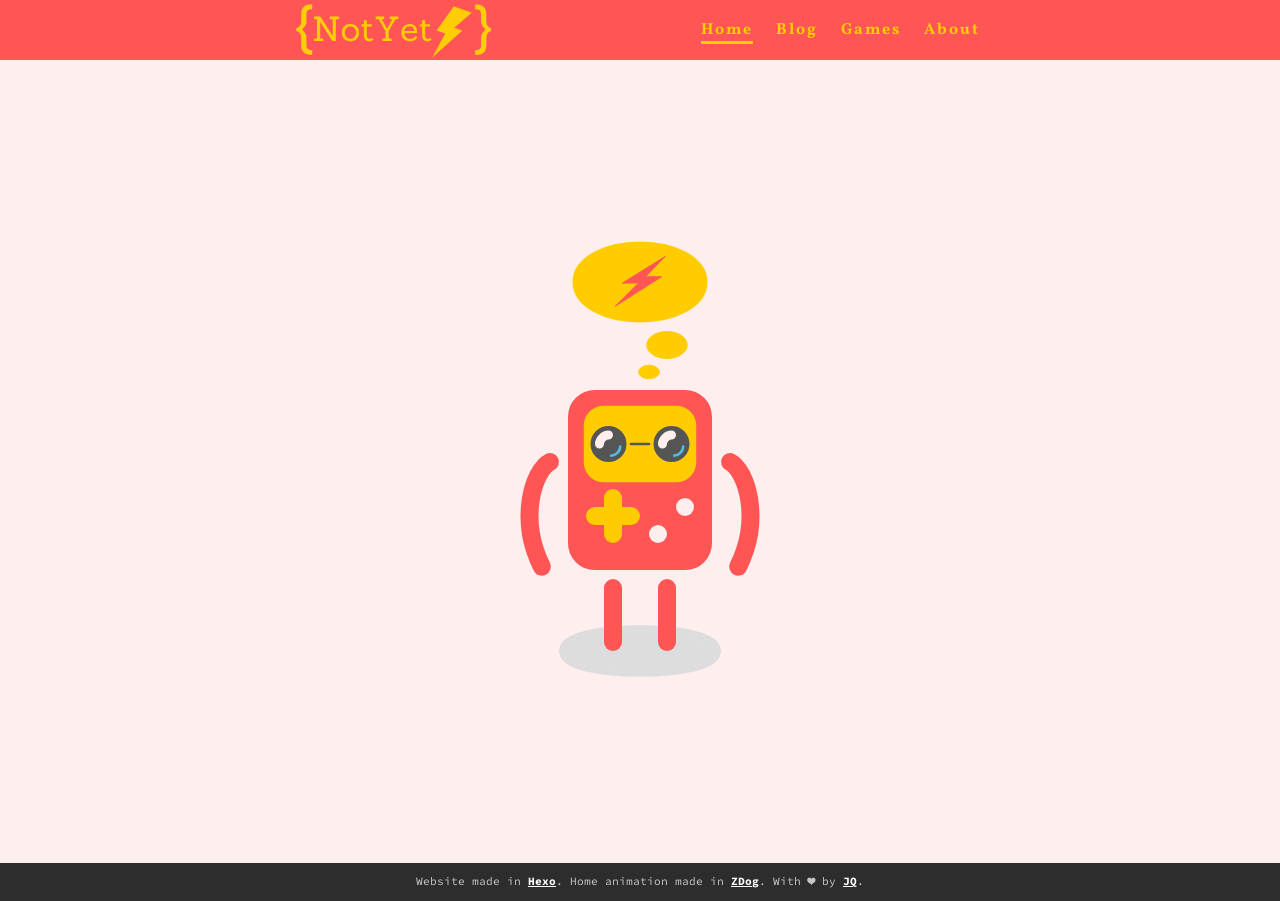
<file: index.html>
<html>
<head>
    <meta charset="UTF-8">
<meta name="viewport" content="width=device-width, initial-scale=1.0">
<meta http-equiv="X-UA-Compatible" content="ie=edge">
<meta name="google-site-verification" content="VrJ_5sbiz02gK5WqwfSLQ8V2XP4T2R1Zn0frzu90R7w" />
<link rel="icon" href="/images/icon2-64.png" type="image/x-icon" />

<link rel="stylesheet" href="/css/reset.css">


    
<link rel="stylesheet" href="/css/style.css">

    
<link rel="stylesheet" href="/css/highlight.css">

    
<link rel="stylesheet" href="/css/zdog.css">

    
        <script src="/js/zdog.dist.min.js"></script>
        <script src="/js/zfont.min.js"></script>
        
    
    
    <link href="https://fonts.googleapis.com/css?family=Vollkorn&display=swap" rel="stylesheet">
    <link href="https://fonts.googleapis.com/css?family=Source+Code+Pro&display=swap" rel="stylesheet">
    <title>{NotYet⚡}</title>

    <link href="https://fonts.googleapis.com/css?family=Varela+Round&display=swap" rel="stylesheet">
<meta name="generator" content="Hexo 4.2.0"></head>

    
    <body>
        <div class="top-band"></div>
        <div class="wrap">
            <header>
    <a href="/" class="header-link-home">
        <img src="/images/logo2.png">
    </a>
    <ul class="nav nav-list">
        <li class="nav-list-item current "><a class="nav-list-link" href="/">Home</a></li>
        <li class="nav-list-item"><a class="nav-list-link" href="/blog">Blog</a></li>
        <li class="nav-list-item"><a class="nav-list-link" href="/games">Games</a></li>
        <li class="nav-list-item"><a class="nav-list-link" href="/about">About</a></li>
    </ul>
    
</header>


            <div class="middle">
                
    <div id="canvas-container">
        <canvas class="zdog-canvas" width="350" height="450"></canvas>
        <img src="images/touch.png" id="home-pointer" class="fade" />
    </div>
    <script src="js/home.js"></script>

            </div>
        </div>
        <div class="footer">
    <p>Website made in <a href="https://hexo.io/" target="_blank">Hexo</a>. Home animation made in <a href="https://zzz.dog/" target="_blank">ZDog</a>. With ❤️ by <a href="http://twitter.com/chulini" target="_blank">JQ</a>.</p>
</div>

    <script>
      var disqus_shortname = 'notyet-1';
      
      var disqus_url = 'https://notyet.games/';
      
      (function(){
        var dsq = document.createElement('script');
        dsq.type = 'text/javascript';
        dsq.async = true;
        dsq.src = '//go.disqus.com/embed.js';
        (document.getElementsByTagName('head')[0] || document.getElementsByTagName('body')[0]).appendChild(dsq);
      })();
    </script>
    
    

    </body>    
    

</html>
</file>
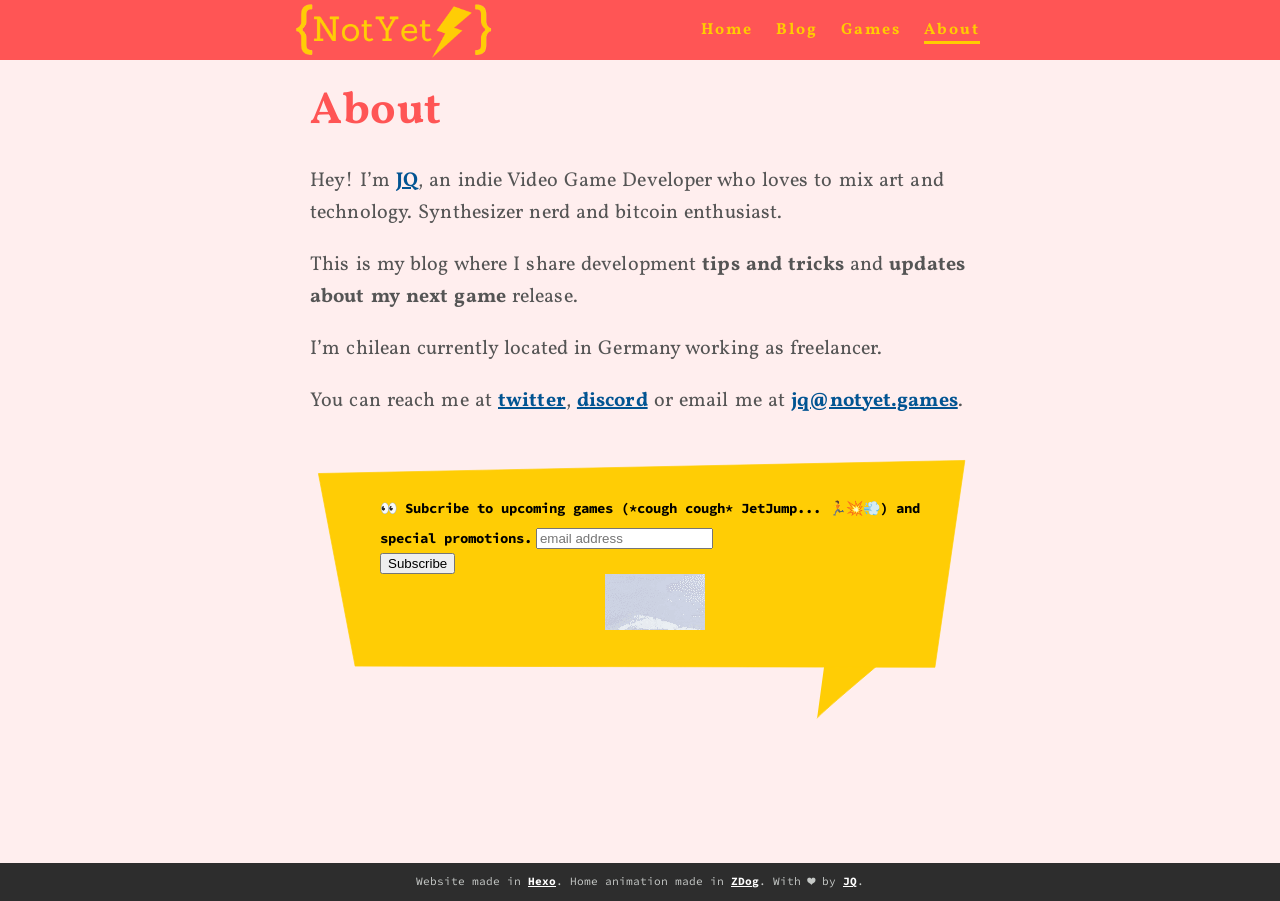
<file: about/index.html>
<html>
<head>
    <meta charset="UTF-8">
<meta name="viewport" content="width=device-width, initial-scale=1.0">
<meta http-equiv="X-UA-Compatible" content="ie=edge">
<meta name="google-site-verification" content="VrJ_5sbiz02gK5WqwfSLQ8V2XP4T2R1Zn0frzu90R7w" />
<link rel="icon" href="/images/icon2-64.png" type="image/x-icon" />

<link rel="stylesheet" href="/css/reset.css">


    
<link rel="stylesheet" href="/css/style.css">

    
<link rel="stylesheet" href="/css/highlight.css">

    
<link rel="stylesheet" href="/css/zdog.css">

    
    
    <link href="https://fonts.googleapis.com/css?family=Vollkorn&display=swap" rel="stylesheet">
    <link href="https://fonts.googleapis.com/css?family=Source+Code+Pro&display=swap" rel="stylesheet">
    <title>{NotYet⚡}</title>

    <link href="https://fonts.googleapis.com/css?family=Varela+Round&display=swap" rel="stylesheet">
<meta name="generator" content="Hexo 4.2.0"></head>

    
    <body>
        <div class="top-band"></div>
        <div class="wrap">
            <header>
    <a href="/" class="header-link-home">
        <img src="/images/logo2.png">
    </a>
    <ul class="nav nav-list">
        <li class="nav-list-item"><a class="nav-list-link" href="/">Home</a></li>
        <li class="nav-list-item"><a class="nav-list-link" href="/blog">Blog</a></li>
        <li class="nav-list-item"><a class="nav-list-link" href="/games">Games</a></li>
        <li class="nav-list-item current "><a class="nav-list-link" href="/about">About</a></li>
    </ul>
    
</header>


            <div class="middle">
                
    <div class="post-content">
        <h2 class="title"><a href="/about/index.html">About</a></h2>
        <p>Hey! I’m <a href="http://twitter.com/chulini" target="_blank" rel="noopener">JQ</a>, an indie Video Game Developer who loves to mix art and technology. Synthesizer nerd and bitcoin enthusiast.</p>
<p>This is my blog where I share development <strong>tips and tricks</strong> and <strong>updates about my next game</strong> release.</p>
<p>I’m chilean currently located in Germany working as freelancer.</p>
<p>You can reach me at <a href="https://twitter.com/chulini" target="_blank" rel="noopener">twitter</a>, <a href="https://discord.gg/3KVcU8p" target="_blank" rel="noopener">discord</a> or email me at <a href="mailto:jq@notyet.games">jq@notyet.games</a>.</p>

    </div>
    
<div class="join" >
    <img class="join-bg" src="/images/bubble.svg">
    <div class="join-content">

        <!-- Begin Mailchimp Signup Form -->
<link href="//cdn-images.mailchimp.com/embedcode/horizontal-slim-10_7.css" rel="stylesheet" type="text/css">
<style type="text/css">
    #mc_embed_signup{background: transparent; clear:left; font:14px Helvetica,Arial,sans-serif; width:100%;}
    #mc_embed_signup label, #mc_embed_signup p{
        font-family: 'Source Code Pro', monospace;
        color: #000;
        font-weight: bold;
        margin: 0 0 20px 0;
        line-height: 30px;
        font-size: 14px;
        text-align: center;
    }
    #mc_embed_signup p{color:#666; font-weight: normal;}
	/* Add your own Mailchimp form style overrides in your site stylesheet or in this style block.
	   We recommend moving this block and the preceding CSS link to the HEAD of your HTML file. */
</style>
<div id="mc_embed_signup">
<form action="https://games.us4.list-manage.com/subscribe/post?u=2bb8a45b43e13f5409852b77a&amp;id=c672452f30" method="post" id="mc-embedded-subscribe-form" name="mc-embedded-subscribe-form" class="validate" target="_blank" novalidate>
    <div id="mc_embed_signup_scroll">
    <label for="mce-EMAIL">👀 Subcribe to upcoming games (*cough cough* JetJump... 🏃💥💨) and special promotions.</label>
	<input type="email" value="" name="EMAIL" class="email" id="mce-EMAIL" placeholder="email address" required>
    <!-- real people should not fill this in and expect good things - do not remove this or risk form bot signups-->
    <div style="position: absolute; left: -5000px;" aria-hidden="true"><input type="text" name="b_2bb8a45b43e13f5409852b77a_c672452f30" tabindex="-1" value=""></div>
    <div class="clear"><input type="submit" value="Subscribe" name="subscribe" id="mc-embedded-subscribe" class="button"></div>
    </div>
</form>
<p><img src="/images/spam2.gif" /></p>
</div>

<!--End mc_embed_signup-->

        <!-- div class="join-left">
            <h2><a href="https://discord.gg/3KVcU8p" target="_blank" rel="noopener">Let's stay in touch! Join the discord channel</a></h2>
            <p>See you there!🤜💥🤛</p>
        </div>
        <div class="join-right">
            <a href="https://discord.gg/3KVcU8p" target="_blank" rel="noopener"><img src="/images/discord.png" class="join-discord"></a>
        </div -->
        <!-- div class="join-middle"></div>
        <div class="join-right">
            <p>Receive news about my next game release (I will not spam you. I hate spam too!)</p>
            <form>
                <input type="text">
            </form>
        </div -->
    </div>
    
</div>


            </div>
        </div>
        <div class="footer">
    <p>Website made in <a href="https://hexo.io/" target="_blank">Hexo</a>. Home animation made in <a href="https://zzz.dog/" target="_blank">ZDog</a>. With ❤️ by <a href="http://twitter.com/chulini" target="_blank">JQ</a>.</p>
</div>

    <script>
      var disqus_shortname = 'notyet-1';
      
      var disqus_url = 'https://notyet.games/about/';
      
      (function(){
        var dsq = document.createElement('script');
        dsq.type = 'text/javascript';
        dsq.async = true;
        dsq.src = '//go.disqus.com/embed.js';
        (document.getElementsByTagName('head')[0] || document.getElementsByTagName('body')[0]).appendChild(dsq);
      })();
    </script>
    
    

    </body>    
    

</html>
</file>
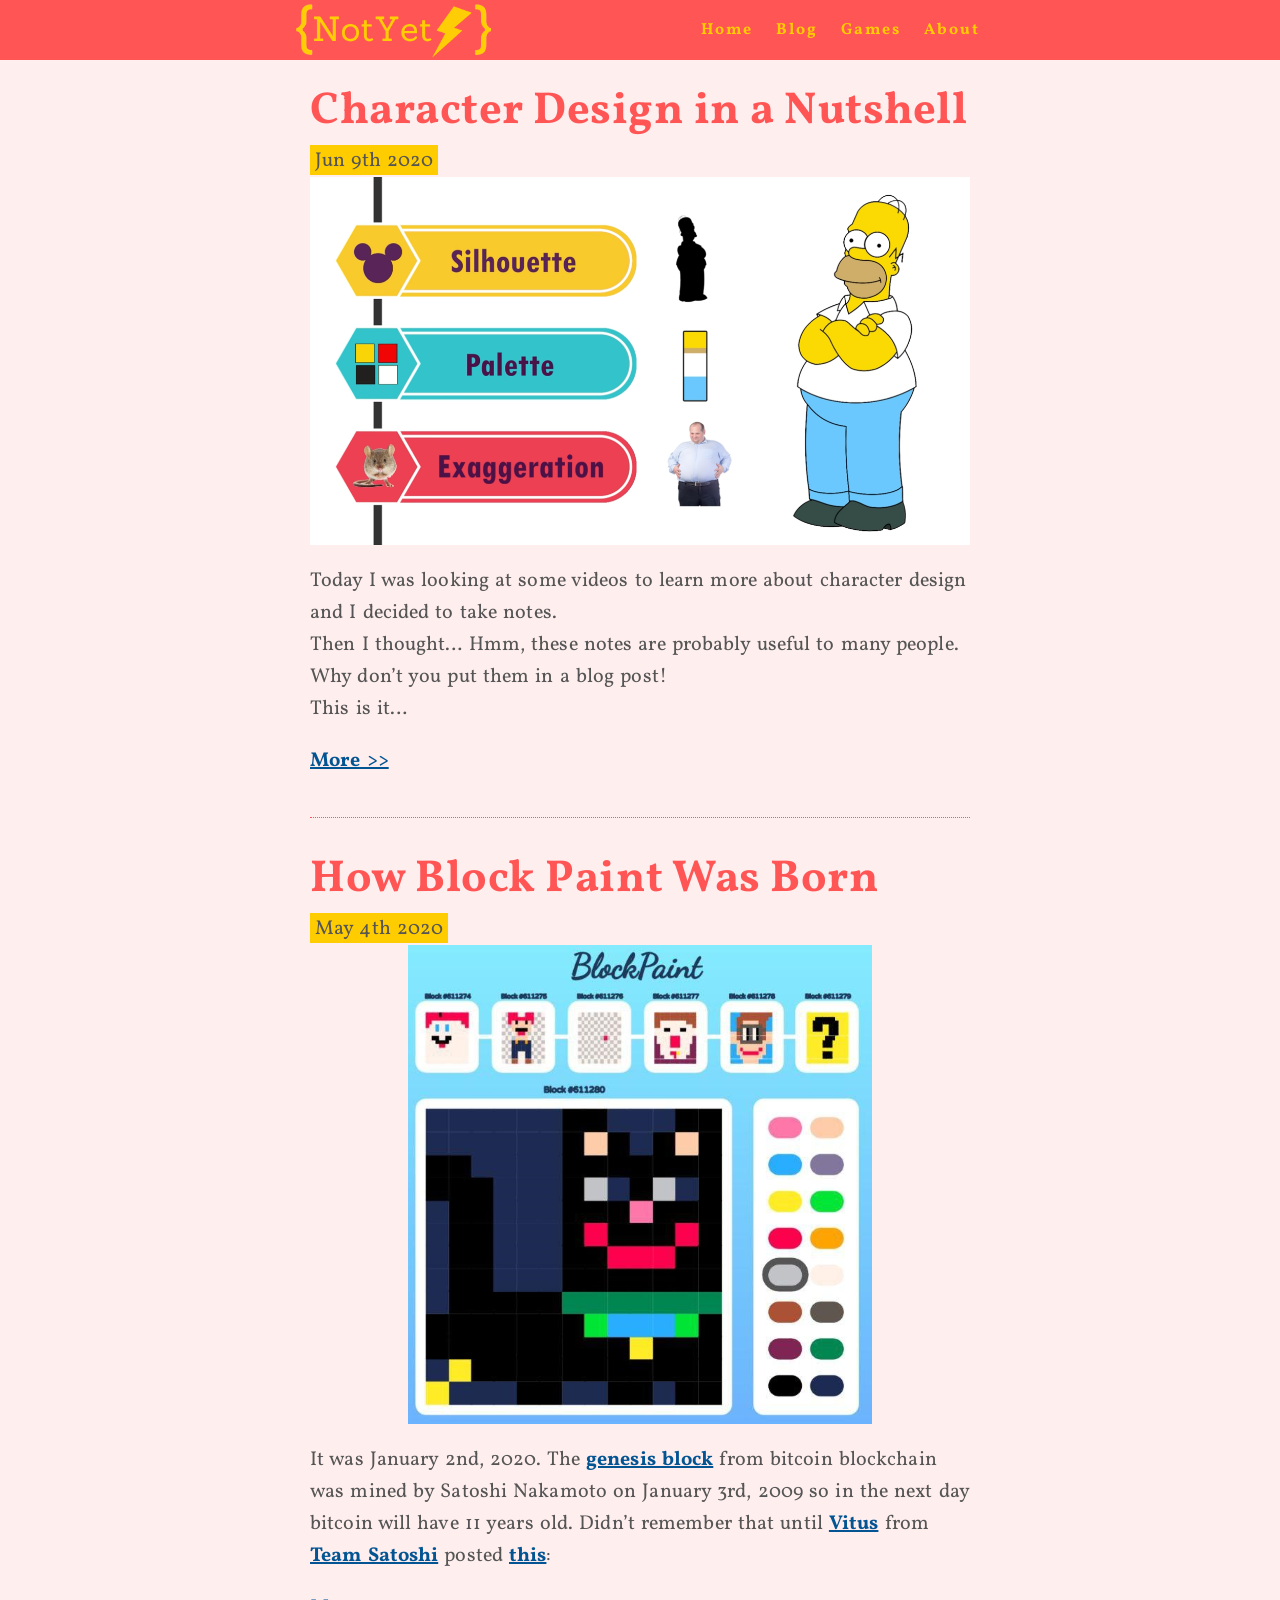
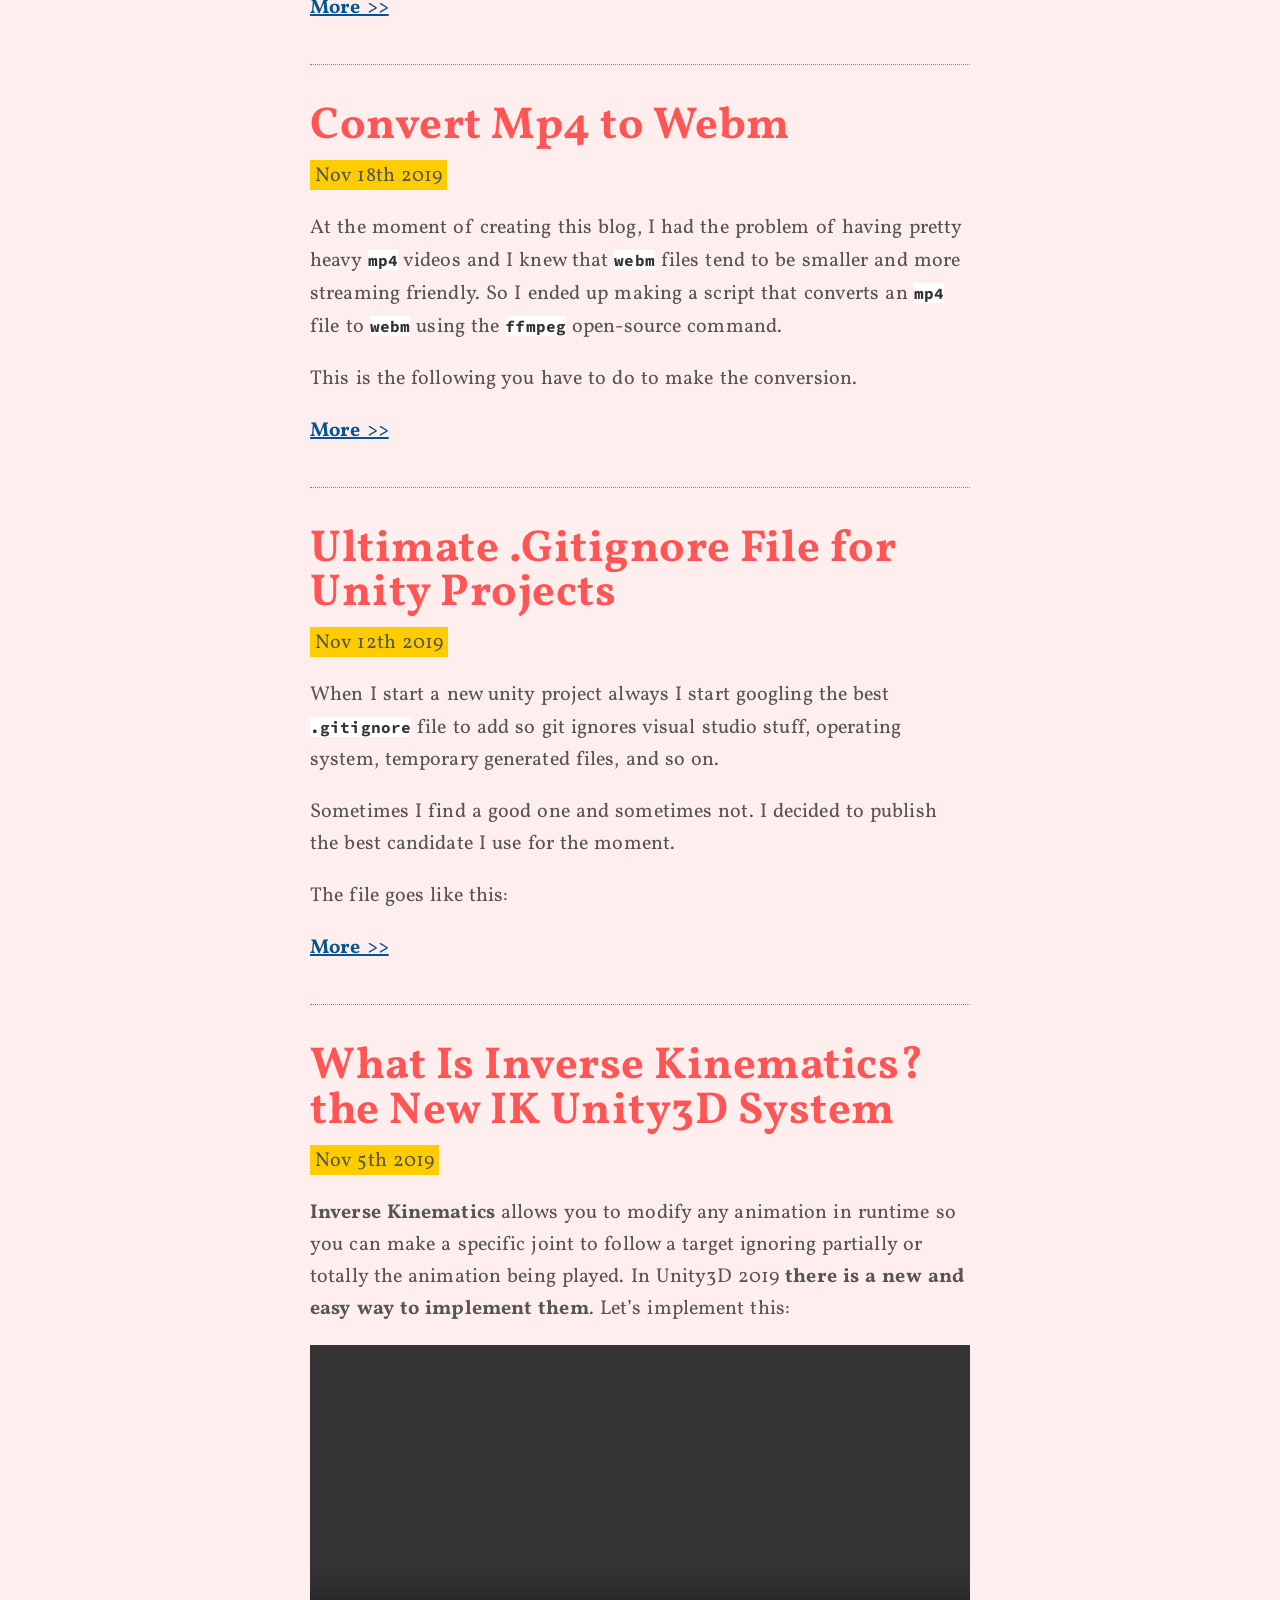
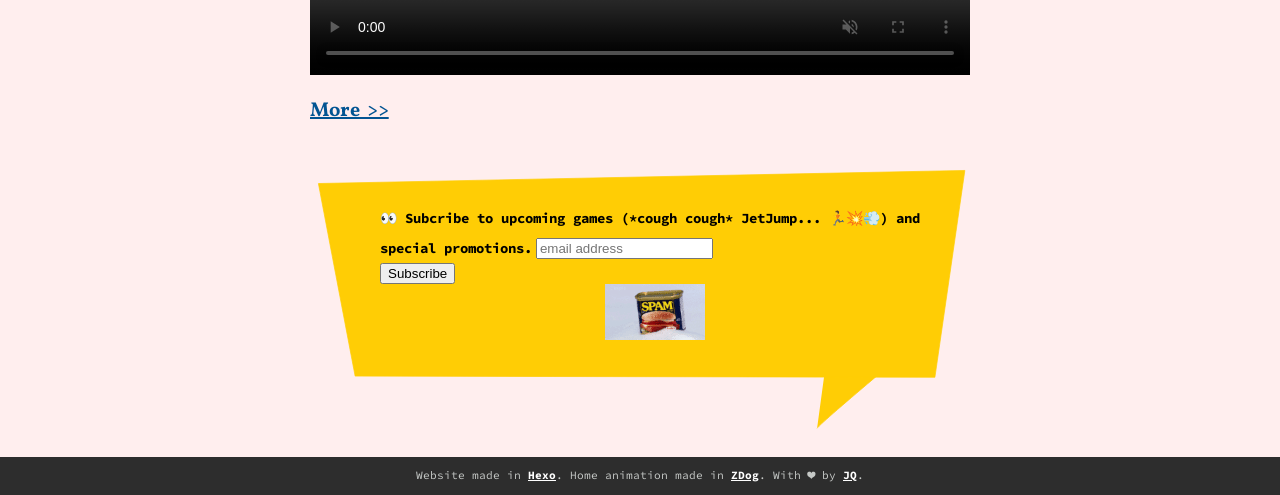
<file: archives/index.html>
<html>
<head>
    <meta charset="UTF-8">
<meta name="viewport" content="width=device-width, initial-scale=1.0">
<meta http-equiv="X-UA-Compatible" content="ie=edge">
<meta name="google-site-verification" content="VrJ_5sbiz02gK5WqwfSLQ8V2XP4T2R1Zn0frzu90R7w" />
<link rel="icon" href="/images/icon2-64.png" type="image/x-icon" />

<link rel="stylesheet" href="/css/reset.css">


    
<link rel="stylesheet" href="/css/style.css">

    
<link rel="stylesheet" href="/css/highlight.css">

    
<link rel="stylesheet" href="/css/zdog.css">

    
    
    <link href="https://fonts.googleapis.com/css?family=Vollkorn&display=swap" rel="stylesheet">
    <link href="https://fonts.googleapis.com/css?family=Source+Code+Pro&display=swap" rel="stylesheet">
    <title>{NotYet⚡}</title>

    <link href="https://fonts.googleapis.com/css?family=Varela+Round&display=swap" rel="stylesheet">
<meta name="generator" content="Hexo 4.2.0"></head>

    
    <body>
        <div class="top-band"></div>
        <div class="wrap">
            <header>
    <a href="/" class="header-link-home">
        <img src="/images/logo2.png">
    </a>
    <ul class="nav nav-list">
        <li class="nav-list-item"><a class="nav-list-link" href="/">Home</a></li>
        <li class="nav-list-item"><a class="nav-list-link" href="/blog">Blog</a></li>
        <li class="nav-list-item"><a class="nav-list-link" href="/games">Games</a></li>
        <li class="nav-list-item"><a class="nav-list-link" href="/about">About</a></li>
    </ul>
    
</header>


            <div class="middle">
                
    <div class="post-content">
        <h2 class="title"><a href="/character-design-in-a-nutshell/">Character Design in a Nutshell</a></h2>
        <p class="date">Jun 9th 2020</p>
        <img src="/character-design-in-a-nutshell/clarity.png" class="">


<p>Today I was looking at some videos to learn more about character design and I decided to take notes.<br>Then I thought… Hmm, these notes are probably useful to many people. Why don’t you put them in a blog post!<br>This is it…</p> 
        <p><a href="/character-design-in-a-nutshell/">More >></a></p>
    </div>

    <div class="post-content post-separator ">
        <h2 class="title"><a href="/blockpaint-history/">How Block Paint Was Born</a></h2>
        <p class="date">May 4th 2020</p>
        <img src="/blockpaint-history/bp11.png" class="" title="Negro Matapacos">

<p>It was January 2nd, 2020. The <a href="https://www.blockchain.com/btc/block/000000000019d6689c085ae165831e934ff763ae46a2a6c172b3f1b60a8ce26f" target="_blank" rel="noopener">genesis block</a> from bitcoin blockchain was mined by Satoshi Nakamoto on January 3rd, 2009 so in the next day bitcoin will have 11 years old. Didn’t remember that until <a href="https://twitter.com/Vitus_Ze" target="_blank" rel="noopener">Vitus</a> from <a href="http://teamsatoshi.org/" target="_blank" rel="noopener">Team Satoshi</a> posted <a href="https://twitter.com/Vitus_Ze/status/1212703842363740160" target="_blank" rel="noopener">this</a>:</p> 
        <p><a href="/blockpaint-history/">More >></a></p>
    </div>

    <div class="post-content post-separator ">
        <h2 class="title"><a href="/mp4-to-webm/">Convert Mp4 to Webm</a></h2>
        <p class="date">Nov 18th 2019</p>
        <p>At the moment of creating this blog, I had the problem of having pretty heavy <code>mp4</code> videos and I knew that <code>webm</code> files tend to be smaller and more streaming friendly. So I ended up making a script that converts an <code>mp4</code> file to <code>webm</code> using the <code>ffmpeg</code> open-source command.</p>
<p>This is the following you have to do to make the conversion.</p> 
        <p><a href="/mp4-to-webm/">More >></a></p>
    </div>

    <div class="post-content post-separator ">
        <h2 class="title"><a href="/gitignore-unity/">Ultimate .Gitignore File for Unity Projects</a></h2>
        <p class="date">Nov 12th 2019</p>
        <p>When I start a new unity project always I start googling the best <code>.gitignore</code> file to add so git ignores visual studio stuff, operating system, temporary generated files, and so on.</p>
<p>Sometimes I find a good one and sometimes not. I decided to publish the best candidate I use for the moment.</p>
<p>The file goes like this:</p> 
        <p><a href="/gitignore-unity/">More >></a></p>
    </div>

    <div class="post-content post-separator ">
        <h2 class="title"><a href="/ik/">What Is Inverse Kinematics? the New IK Unity3D System</a></h2>
        <p class="date">Nov 5th 2019</p>
        <p><strong>Inverse Kinematics</strong> allows you to modify any animation in runtime so you can make a specific joint to follow a target ignoring partially or totally the animation being played. In Unity3D 2019 <strong>there is a new and easy way to implement them</strong>. Let’s implement this:</p>
<video id="vid" allowfullscreen playsinline autoplay muted loop controls>
  <source src="/ik/ik-final.mp4" type="video/webm">
    Your browser does not support the video tag.
</video> 
        <p><a href="/ik/">More >></a></p>
    </div>


<div class="join" >
    <img class="join-bg" src="/images/bubble.svg">
    <div class="join-content">

        <!-- Begin Mailchimp Signup Form -->
<link href="//cdn-images.mailchimp.com/embedcode/horizontal-slim-10_7.css" rel="stylesheet" type="text/css">
<style type="text/css">
    #mc_embed_signup{background: transparent; clear:left; font:14px Helvetica,Arial,sans-serif; width:100%;}
    #mc_embed_signup label, #mc_embed_signup p{
        font-family: 'Source Code Pro', monospace;
        color: #000;
        font-weight: bold;
        margin: 0 0 20px 0;
        line-height: 30px;
        font-size: 14px;
        text-align: center;
    }
    #mc_embed_signup p{color:#666; font-weight: normal;}
	/* Add your own Mailchimp form style overrides in your site stylesheet or in this style block.
	   We recommend moving this block and the preceding CSS link to the HEAD of your HTML file. */
</style>
<div id="mc_embed_signup">
<form action="https://games.us4.list-manage.com/subscribe/post?u=2bb8a45b43e13f5409852b77a&amp;id=c672452f30" method="post" id="mc-embedded-subscribe-form" name="mc-embedded-subscribe-form" class="validate" target="_blank" novalidate>
    <div id="mc_embed_signup_scroll">
    <label for="mce-EMAIL">👀 Subcribe to upcoming games (*cough cough* JetJump... 🏃💥💨) and special promotions.</label>
	<input type="email" value="" name="EMAIL" class="email" id="mce-EMAIL" placeholder="email address" required>
    <!-- real people should not fill this in and expect good things - do not remove this or risk form bot signups-->
    <div style="position: absolute; left: -5000px;" aria-hidden="true"><input type="text" name="b_2bb8a45b43e13f5409852b77a_c672452f30" tabindex="-1" value=""></div>
    <div class="clear"><input type="submit" value="Subscribe" name="subscribe" id="mc-embedded-subscribe" class="button"></div>
    </div>
</form>
<p><img src="/images/spam2.gif" /></p>
</div>

<!--End mc_embed_signup-->

        <!-- div class="join-left">
            <h2><a href="https://discord.gg/3KVcU8p" target="_blank" rel="noopener">Let's stay in touch! Join the discord channel</a></h2>
            <p>See you there!🤜💥🤛</p>
        </div>
        <div class="join-right">
            <a href="https://discord.gg/3KVcU8p" target="_blank" rel="noopener"><img src="/images/discord.png" class="join-discord"></a>
        </div -->
        <!-- div class="join-middle"></div>
        <div class="join-right">
            <p>Receive news about my next game release (I will not spam you. I hate spam too!)</p>
            <form>
                <input type="text">
            </form>
        </div -->
    </div>
    
</div>


            </div>
        </div>
        <div class="footer">
    <p>Website made in <a href="https://hexo.io/" target="_blank">Hexo</a>. Home animation made in <a href="https://zzz.dog/" target="_blank">ZDog</a>. With ❤️ by <a href="http://twitter.com/chulini" target="_blank">JQ</a>.</p>
</div>

    <script>
      var disqus_shortname = 'notyet-1';
      
      (function(){
        var dsq = document.createElement('script');
        dsq.type = 'text/javascript';
        dsq.async = true;
        dsq.src = '//go.disqus.com/count.js';
        (document.getElementsByTagName('head')[0] || document.getElementsByTagName('body')[0]).appendChild(dsq);
      })();
    </script>
    
    

    </body>    
    

</html>
</file>
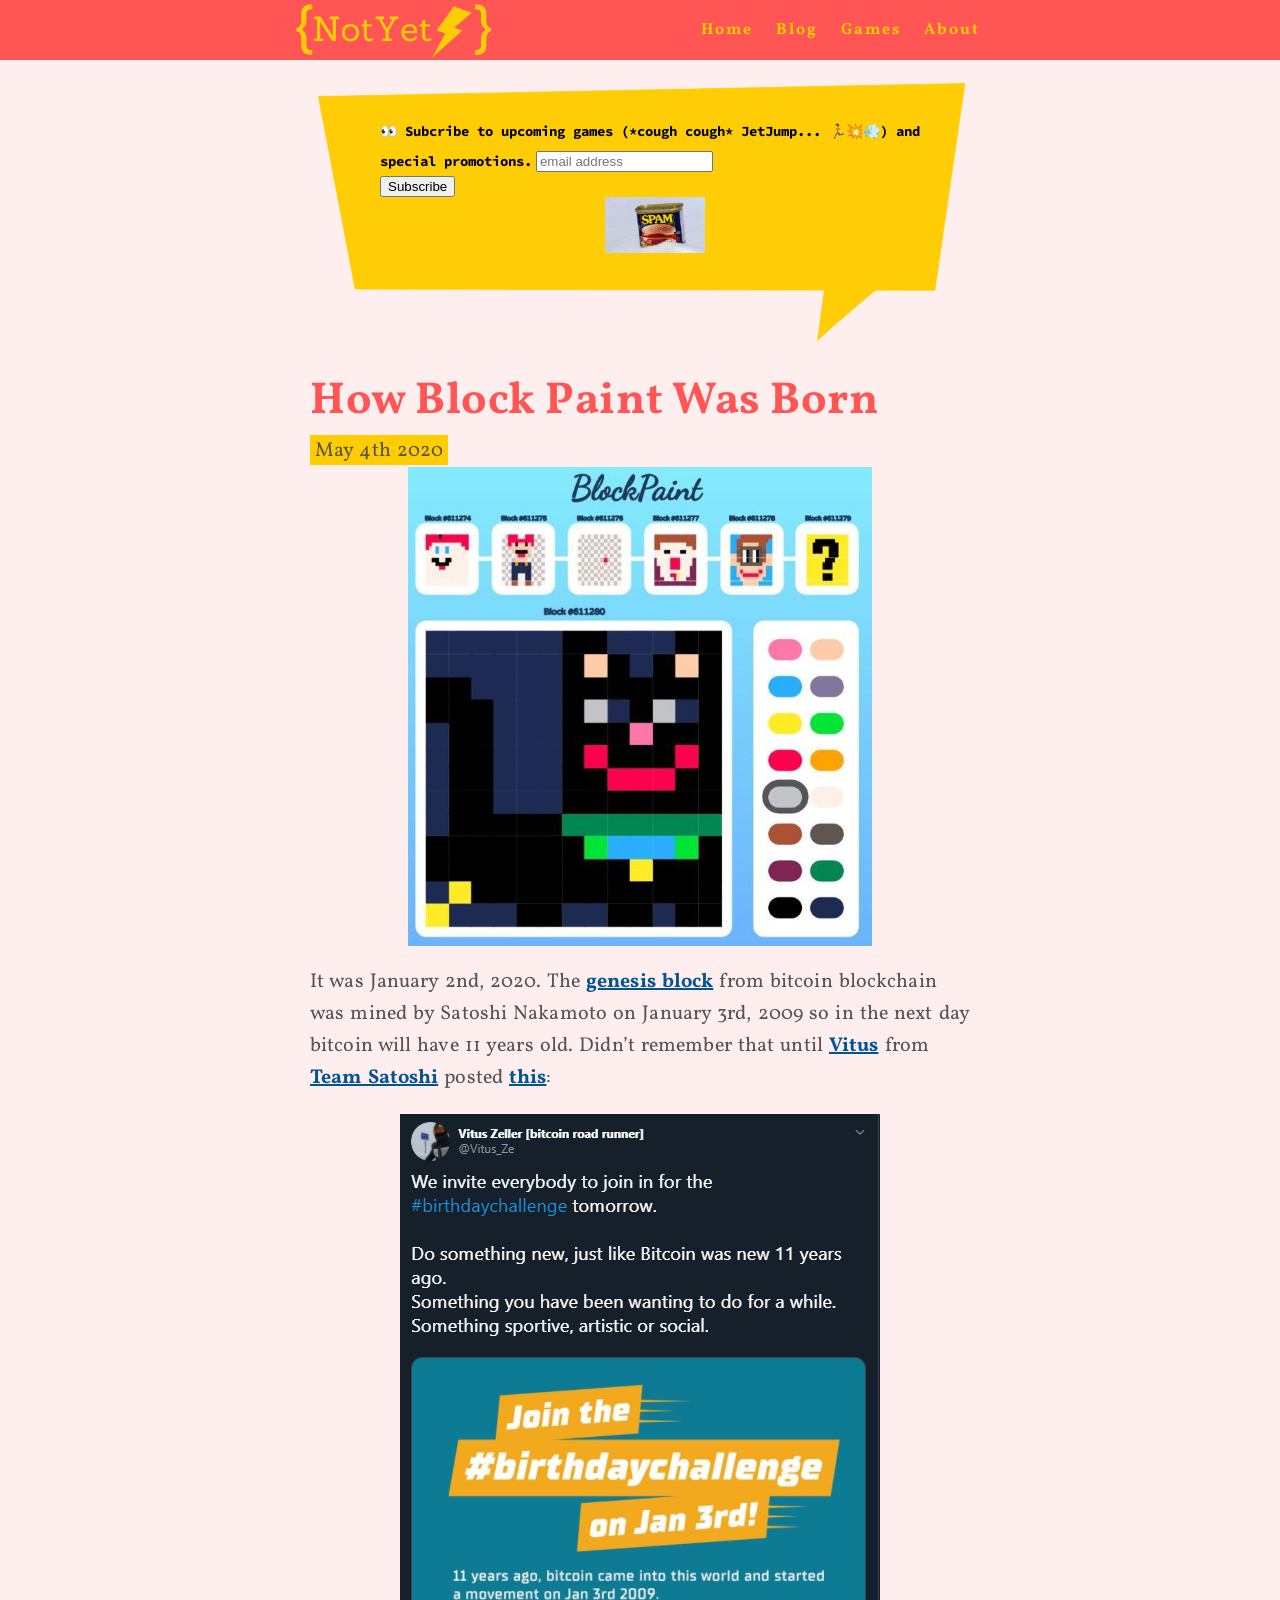
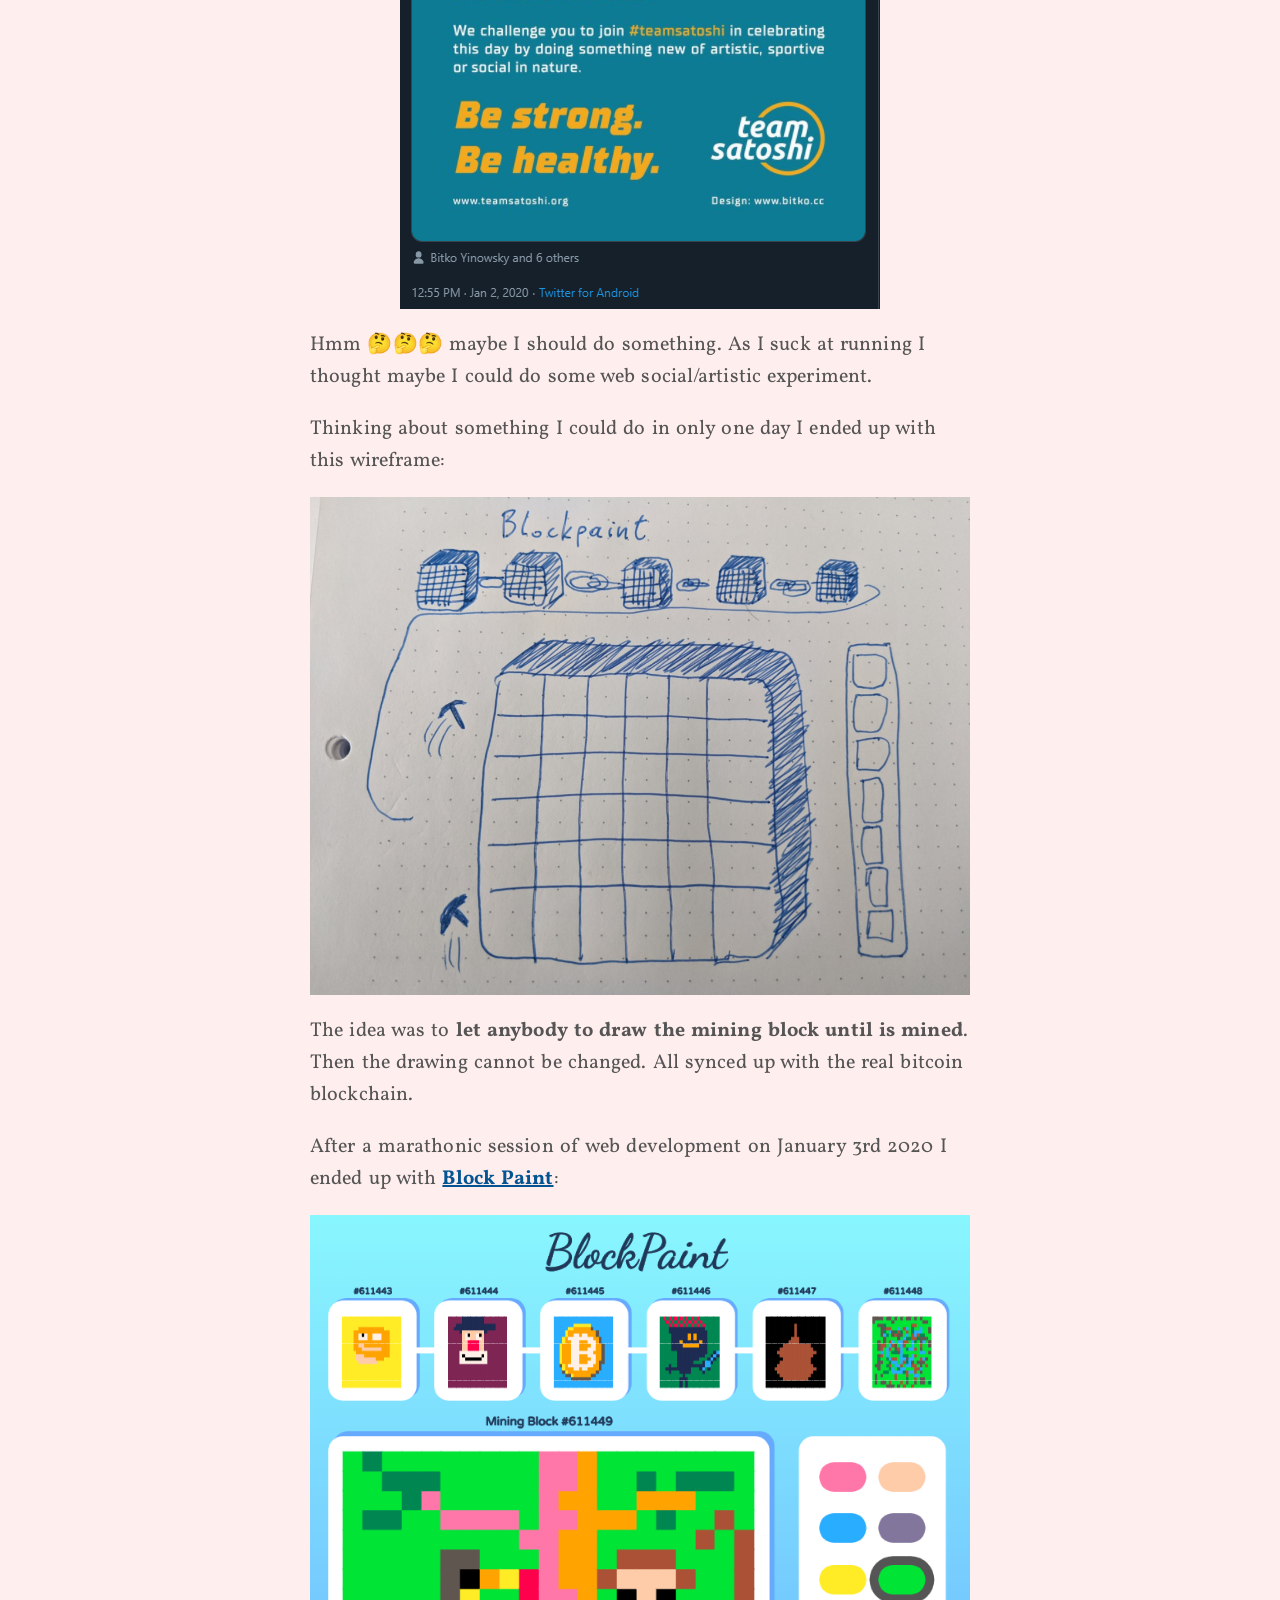
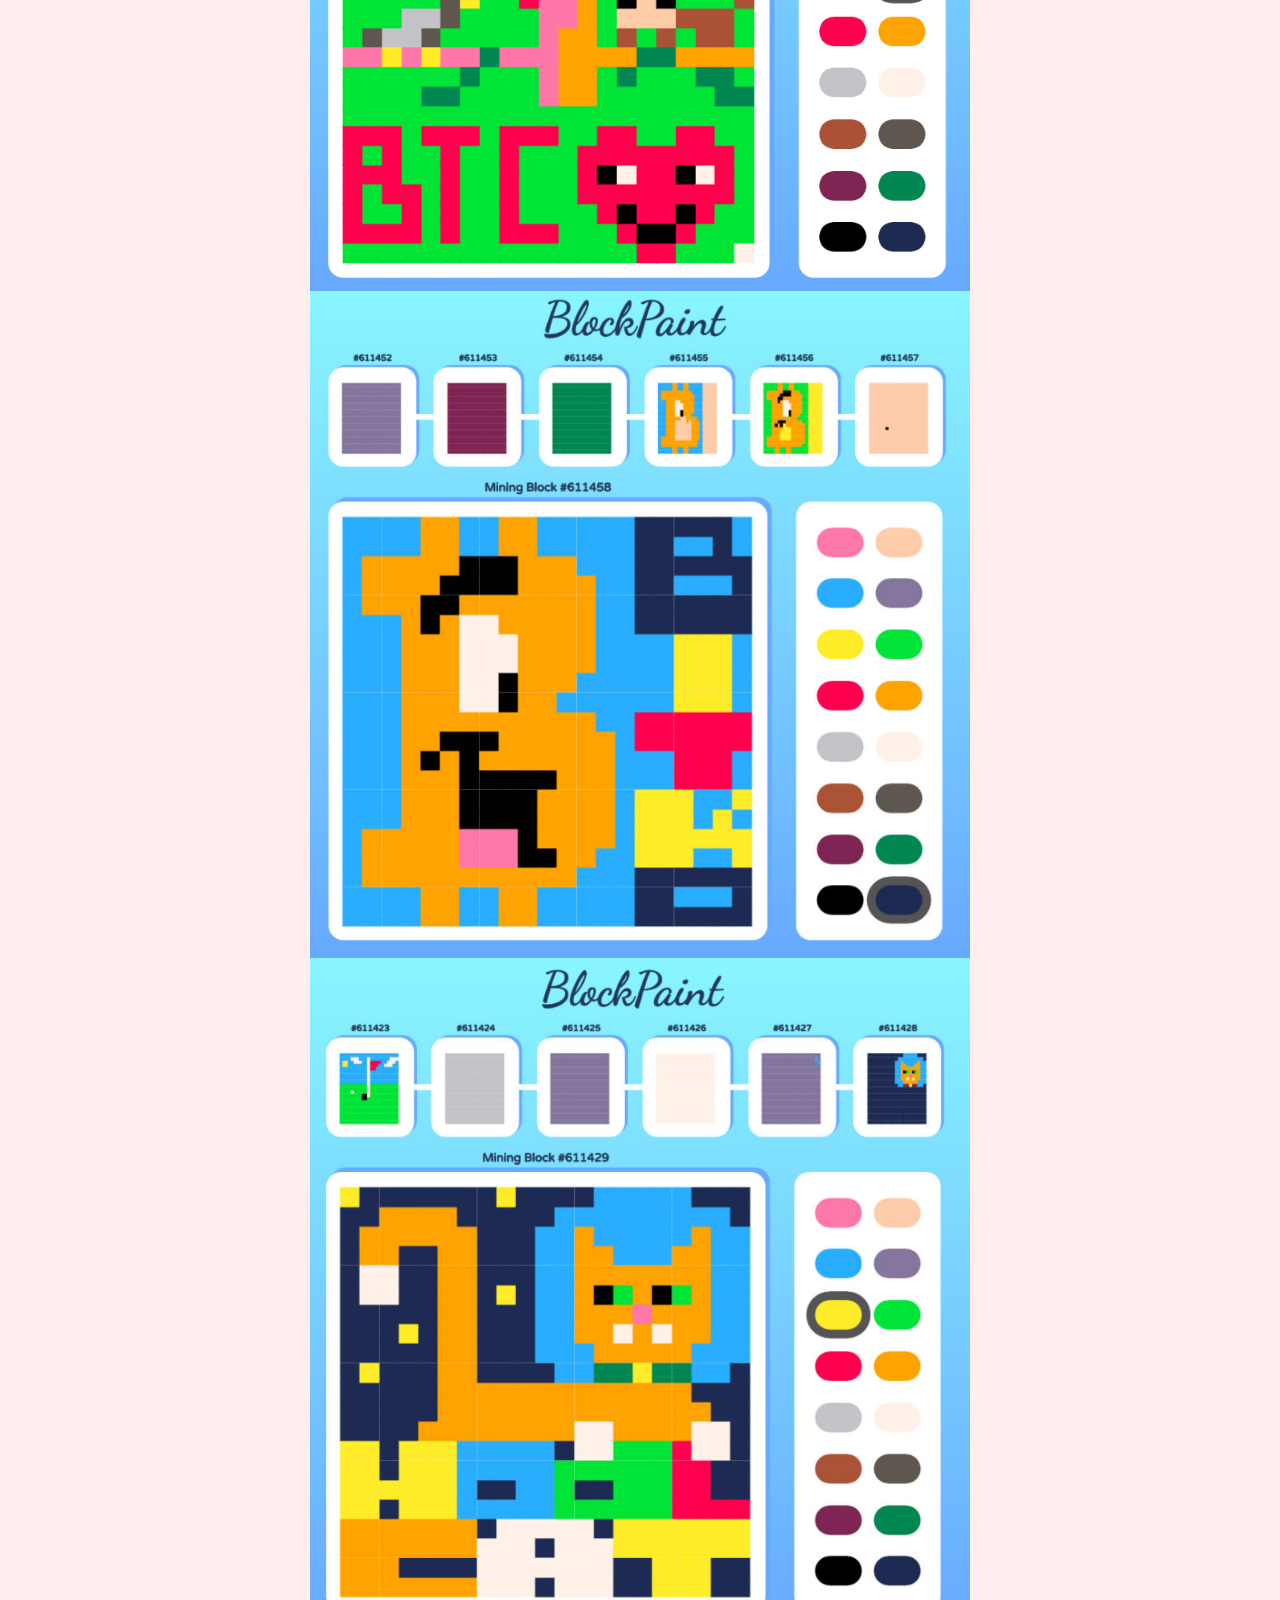
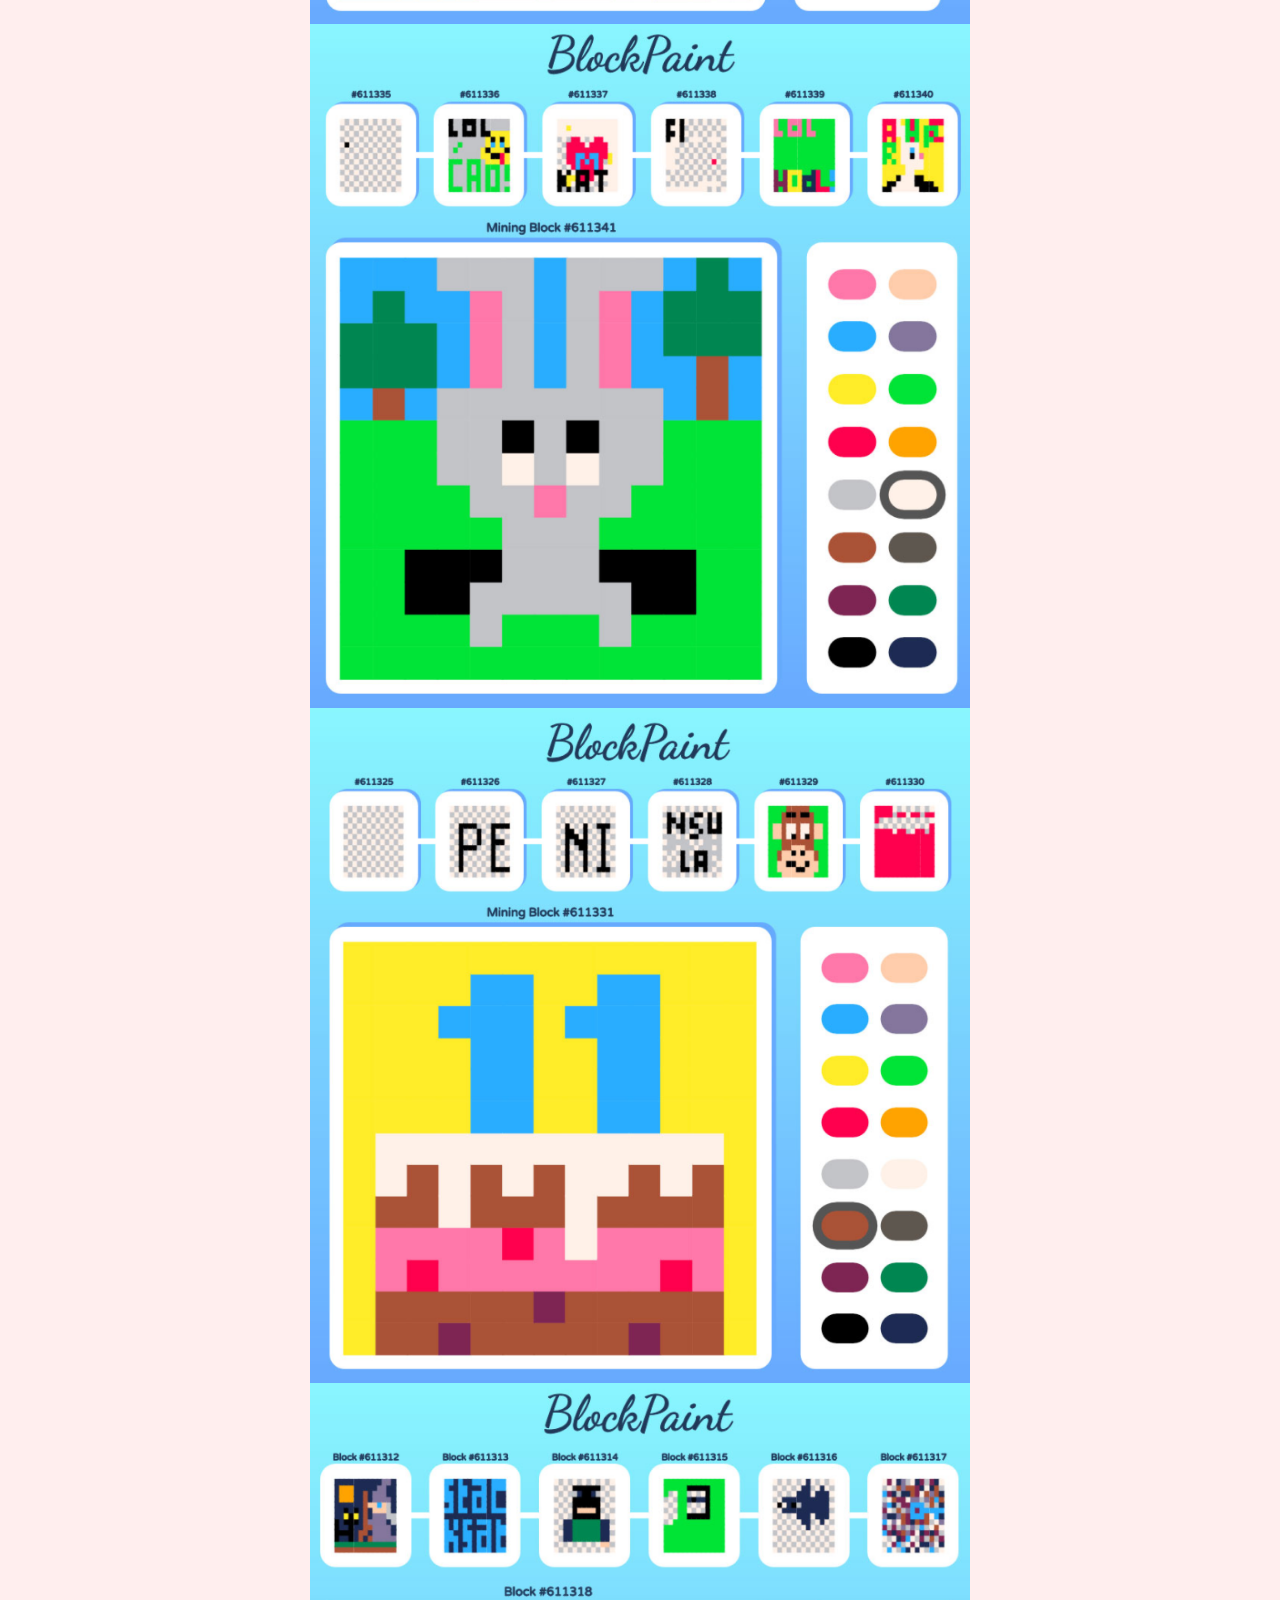
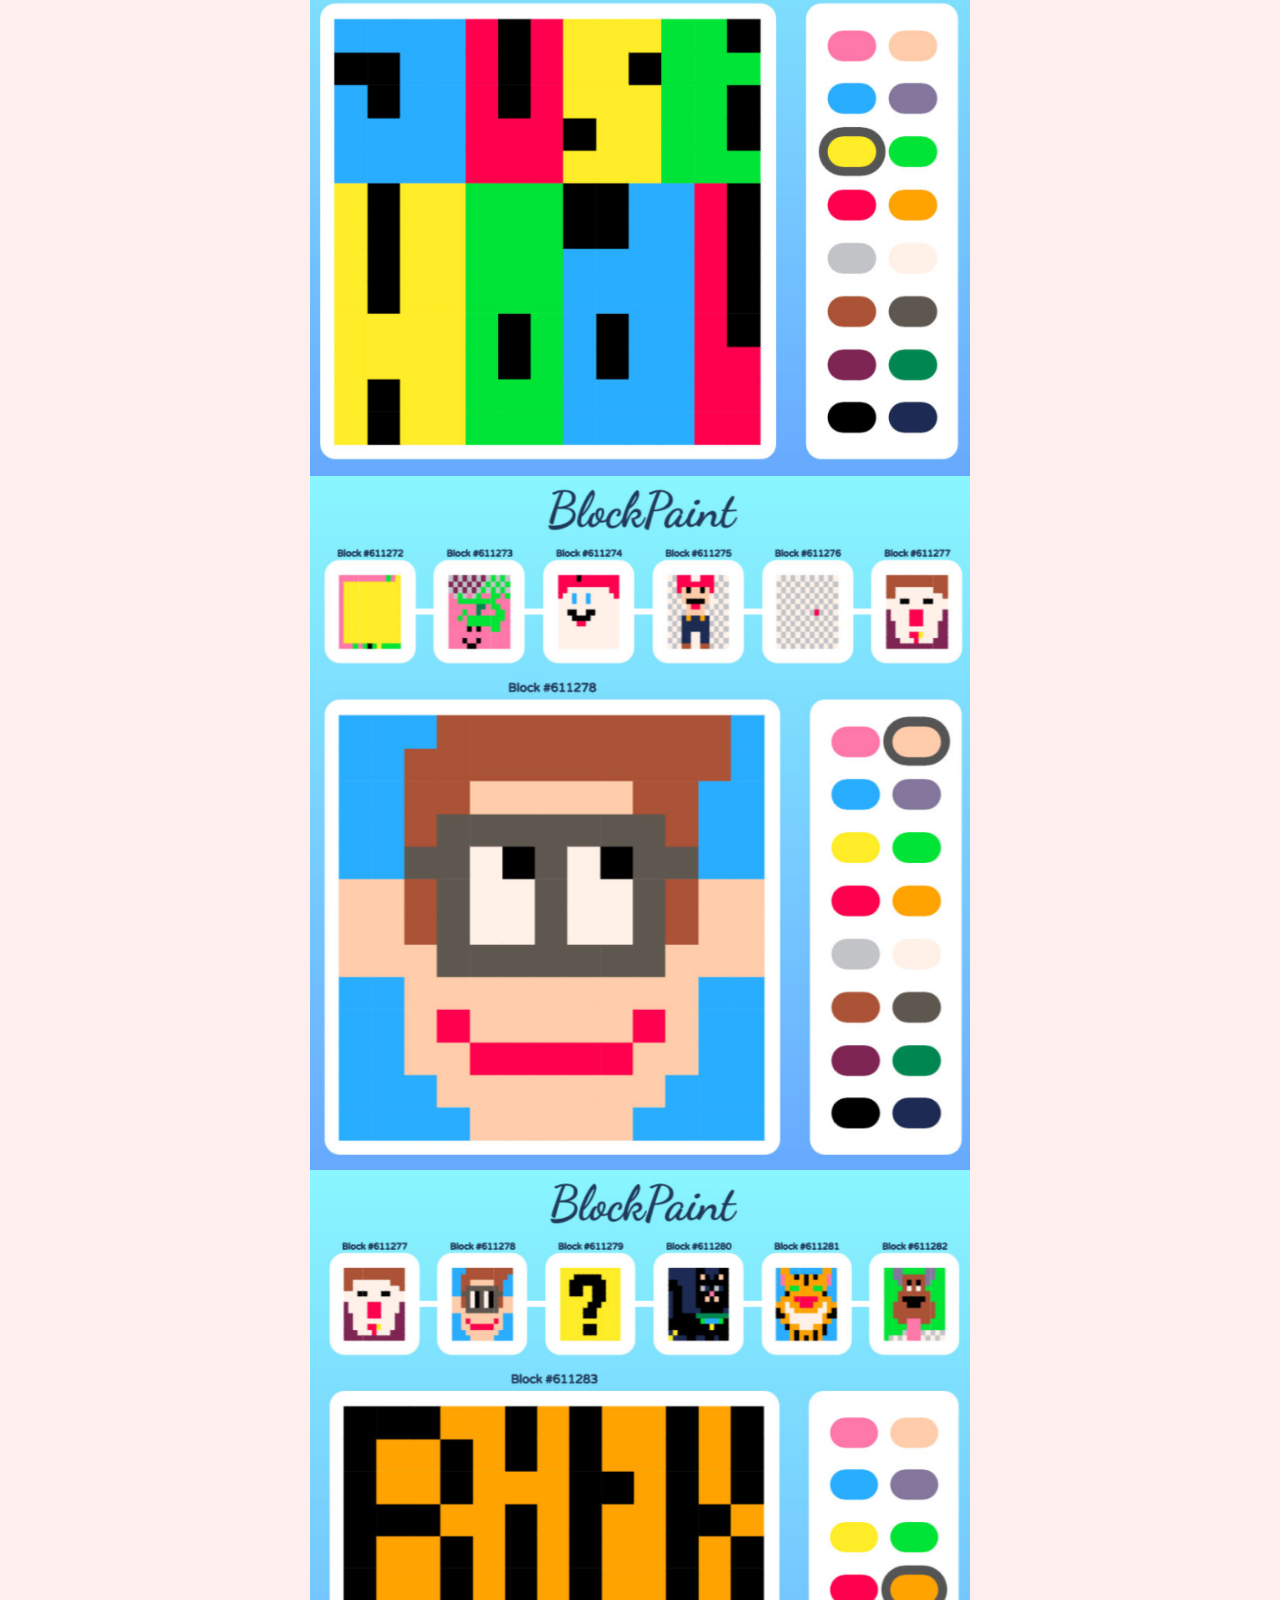
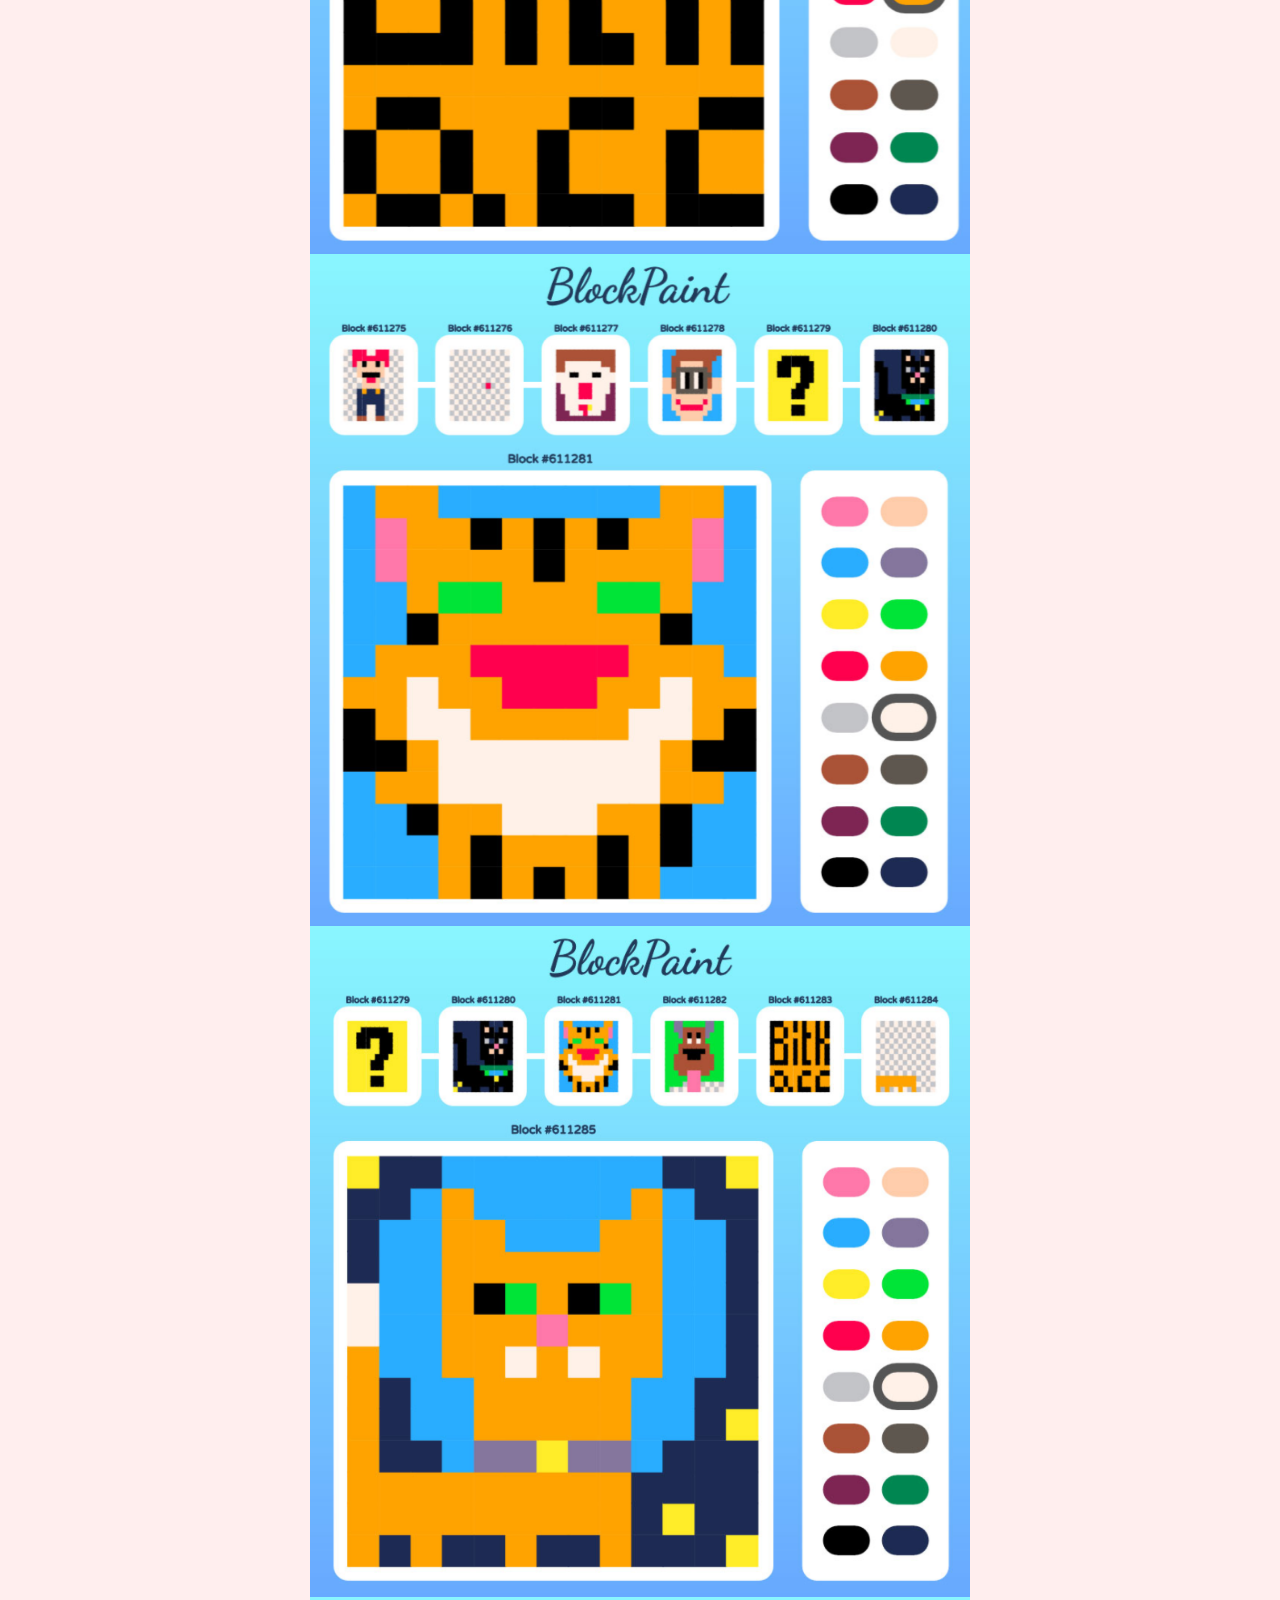
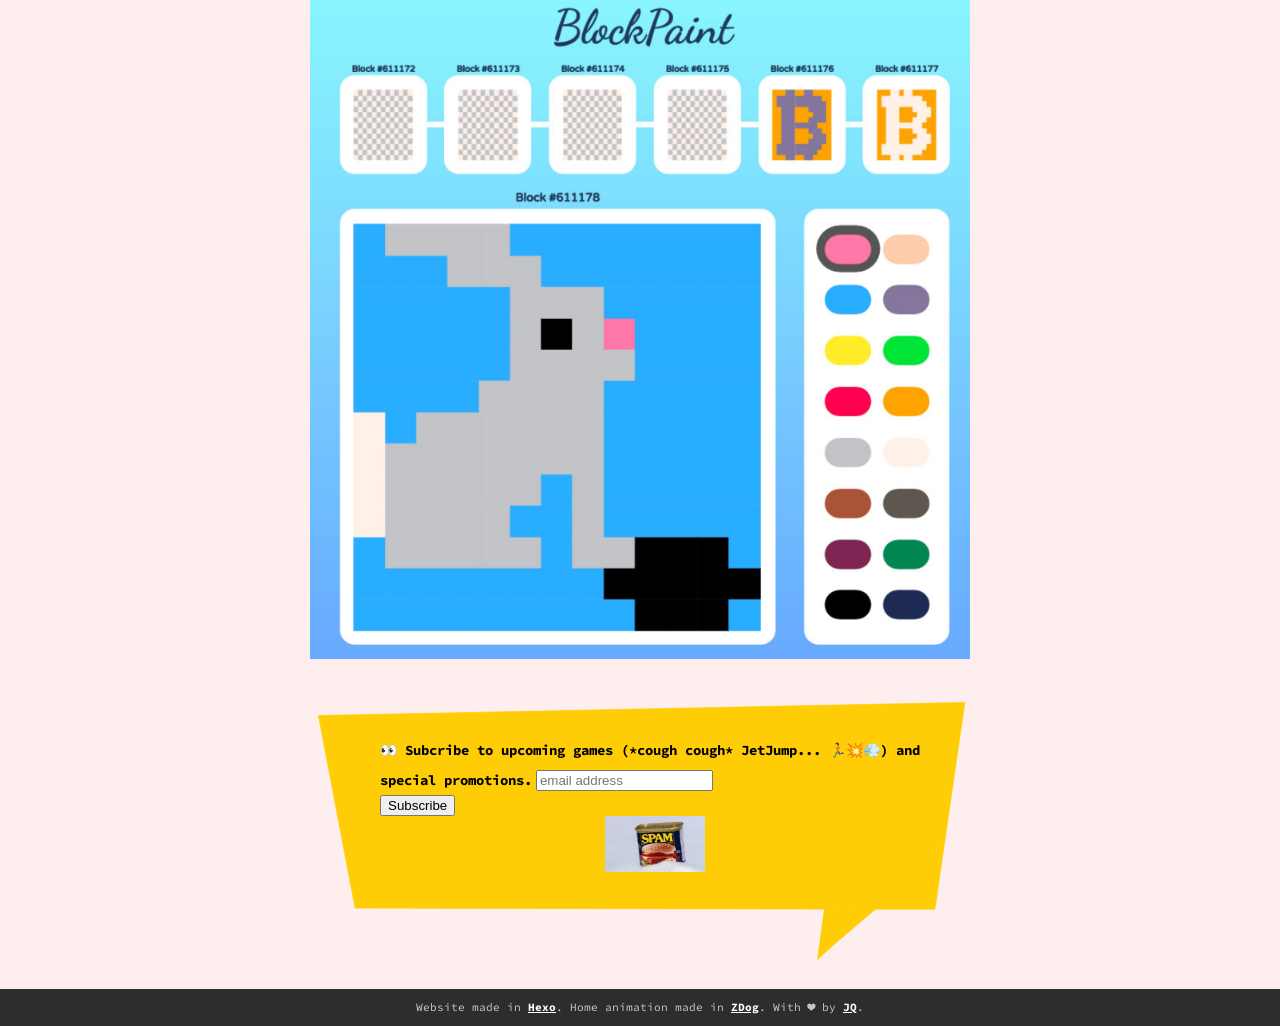
<file: blockpaint-history/index.html>
<html>
<head>
    <meta charset="UTF-8">
<meta name="viewport" content="width=device-width, initial-scale=1.0">
<meta http-equiv="X-UA-Compatible" content="ie=edge">
<meta name="google-site-verification" content="VrJ_5sbiz02gK5WqwfSLQ8V2XP4T2R1Zn0frzu90R7w" />
<link rel="icon" href="/images/icon2-64.png" type="image/x-icon" />

<link rel="stylesheet" href="/css/reset.css">


    
<link rel="stylesheet" href="/css/style.css">

    
<link rel="stylesheet" href="/css/highlight.css">

    
<link rel="stylesheet" href="/css/zdog.css">

    
    
    <link href="https://fonts.googleapis.com/css?family=Vollkorn&display=swap" rel="stylesheet">
    <link href="https://fonts.googleapis.com/css?family=Source+Code+Pro&display=swap" rel="stylesheet">
    <title>{NotYet⚡}</title>

    <link href="https://fonts.googleapis.com/css?family=Varela+Round&display=swap" rel="stylesheet">
<meta name="generator" content="Hexo 4.2.0"></head>

    
    <body>
        <div class="top-band"></div>
        <div class="wrap">
            <header>
    <a href="/" class="header-link-home">
        <img src="/images/logo2.png">
    </a>
    <ul class="nav nav-list">
        <li class="nav-list-item"><a class="nav-list-link" href="/">Home</a></li>
        <li class="nav-list-item"><a class="nav-list-link" href="/blog">Blog</a></li>
        <li class="nav-list-item"><a class="nav-list-link" href="/games">Games</a></li>
        <li class="nav-list-item"><a class="nav-list-link" href="/about">About</a></li>
    </ul>
    
</header>


            <div class="middle">
                
<div class="join" >
    <img class="join-bg" src="/images/bubble.svg">
    <div class="join-content">

        <!-- Begin Mailchimp Signup Form -->
<link href="//cdn-images.mailchimp.com/embedcode/horizontal-slim-10_7.css" rel="stylesheet" type="text/css">
<style type="text/css">
    #mc_embed_signup{background: transparent; clear:left; font:14px Helvetica,Arial,sans-serif; width:100%;}
    #mc_embed_signup label, #mc_embed_signup p{
        font-family: 'Source Code Pro', monospace;
        color: #000;
        font-weight: bold;
        margin: 0 0 20px 0;
        line-height: 30px;
        font-size: 14px;
        text-align: center;
    }
    #mc_embed_signup p{color:#666; font-weight: normal;}
	/* Add your own Mailchimp form style overrides in your site stylesheet or in this style block.
	   We recommend moving this block and the preceding CSS link to the HEAD of your HTML file. */
</style>
<div id="mc_embed_signup">
<form action="https://games.us4.list-manage.com/subscribe/post?u=2bb8a45b43e13f5409852b77a&amp;id=c672452f30" method="post" id="mc-embedded-subscribe-form" name="mc-embedded-subscribe-form" class="validate" target="_blank" novalidate>
    <div id="mc_embed_signup_scroll">
    <label for="mce-EMAIL">👀 Subcribe to upcoming games (*cough cough* JetJump... 🏃💥💨) and special promotions.</label>
	<input type="email" value="" name="EMAIL" class="email" id="mce-EMAIL" placeholder="email address" required>
    <!-- real people should not fill this in and expect good things - do not remove this or risk form bot signups-->
    <div style="position: absolute; left: -5000px;" aria-hidden="true"><input type="text" name="b_2bb8a45b43e13f5409852b77a_c672452f30" tabindex="-1" value=""></div>
    <div class="clear"><input type="submit" value="Subscribe" name="subscribe" id="mc-embedded-subscribe" class="button"></div>
    </div>
</form>
<p><img src="/images/spam2.gif" /></p>
</div>

<!--End mc_embed_signup-->

        <!-- div class="join-left">
            <h2><a href="https://discord.gg/3KVcU8p" target="_blank" rel="noopener">Let's stay in touch! Join the discord channel</a></h2>
            <p>See you there!🤜💥🤛</p>
        </div>
        <div class="join-right">
            <a href="https://discord.gg/3KVcU8p" target="_blank" rel="noopener"><img src="/images/discord.png" class="join-discord"></a>
        </div -->
        <!-- div class="join-middle"></div>
        <div class="join-right">
            <p>Receive news about my next game release (I will not spam you. I hate spam too!)</p>
            <form>
                <input type="text">
            </form>
        </div -->
    </div>
    
</div>

<div class="post-content">
    <h2 class="title"><a href="/blockpaint-history/index.html">How Block Paint Was Born</a></h2>
    <p class="date">May 4th 2020</p>
    <img src="/blockpaint-history/bp11.png" class="" title="Negro Matapacos">

<p>It was January 2nd, 2020. The <a href="https://www.blockchain.com/btc/block/000000000019d6689c085ae165831e934ff763ae46a2a6c172b3f1b60a8ce26f" target="_blank" rel="noopener">genesis block</a> from bitcoin blockchain was mined by Satoshi Nakamoto on January 3rd, 2009 so in the next day bitcoin will have 11 years old. Didn’t remember that until <a href="https://twitter.com/Vitus_Ze" target="_blank" rel="noopener">Vitus</a> from <a href="http://teamsatoshi.org/" target="_blank" rel="noopener">Team Satoshi</a> posted <a href="https://twitter.com/Vitus_Ze/status/1212703842363740160" target="_blank" rel="noopener">this</a>:</p>
<a id="more"></a>
<img src="/blockpaint-history/vitus.png" class="" title="Team Satoshi" alt="s Birthday Challange">

<p>Hmm 🤔🤔🤔 maybe I should do something. As I suck at running I thought maybe I could do some web social/artistic experiment.</p>
<p>Thinking about something I could do in only one day I ended up with this wireframe:</p>
<img src="/blockpaint-history/blockpaint.png" class="" title="Blockpaint">

<p>The idea was to <strong>let anybody to draw the mining block until is mined</strong>. Then the drawing cannot be changed. All synced up with the real bitcoin blockchain.</p>
<p>After a marathonic session of web development on January 3rd 2020 I ended up with <a href="http://notyet.games/blockpaint">Block Paint</a>:</p>
<img src="/blockpaint-history/bp10.png" class="" title="Bitcoin jungle">
<img src="/blockpaint-history/bp9.png" class="" title="Bitko in the block">
<img src="/blockpaint-history/bp8.png" class="" title="hodlcat in block #611429">
<img src="/blockpaint-history/bp7.png" class="" title="Bitcoin rabbit hole">
<img src="/blockpaint-history/bp6.png" class="" title="Birthday Cake">
<img src="/blockpaint-history/bp5.png" class="" title="Just Hodl">
<img src="/blockpaint-history/bp4.png" class="" title="A guy that looks like me">
<img src="/blockpaint-history/bp3.png" class="" title="Letters I don" alt="t understand">
<img src="/blockpaint-history/bp2.png" class="" title="Internet without cats is no internet 2">
<img src="/blockpaint-history/bp1.png" class="" title="Internet without cats is no internet">
<img src="/blockpaint-history/bp0.png" class="" title="The bitcoin rabbit hole">













</div>

<div class="join" >
    <img class="join-bg" src="/images/bubble.svg">
    <div class="join-content">

        <!-- Begin Mailchimp Signup Form -->
<link href="//cdn-images.mailchimp.com/embedcode/horizontal-slim-10_7.css" rel="stylesheet" type="text/css">
<style type="text/css">
    #mc_embed_signup{background: transparent; clear:left; font:14px Helvetica,Arial,sans-serif; width:100%;}
    #mc_embed_signup label, #mc_embed_signup p{
        font-family: 'Source Code Pro', monospace;
        color: #000;
        font-weight: bold;
        margin: 0 0 20px 0;
        line-height: 30px;
        font-size: 14px;
        text-align: center;
    }
    #mc_embed_signup p{color:#666; font-weight: normal;}
	/* Add your own Mailchimp form style overrides in your site stylesheet or in this style block.
	   We recommend moving this block and the preceding CSS link to the HEAD of your HTML file. */
</style>
<div id="mc_embed_signup">
<form action="https://games.us4.list-manage.com/subscribe/post?u=2bb8a45b43e13f5409852b77a&amp;id=c672452f30" method="post" id="mc-embedded-subscribe-form" name="mc-embedded-subscribe-form" class="validate" target="_blank" novalidate>
    <div id="mc_embed_signup_scroll">
    <label for="mce-EMAIL">👀 Subcribe to upcoming games (*cough cough* JetJump... 🏃💥💨) and special promotions.</label>
	<input type="email" value="" name="EMAIL" class="email" id="mce-EMAIL" placeholder="email address" required>
    <!-- real people should not fill this in and expect good things - do not remove this or risk form bot signups-->
    <div style="position: absolute; left: -5000px;" aria-hidden="true"><input type="text" name="b_2bb8a45b43e13f5409852b77a_c672452f30" tabindex="-1" value=""></div>
    <div class="clear"><input type="submit" value="Subscribe" name="subscribe" id="mc-embedded-subscribe" class="button"></div>
    </div>
</form>
<p><img src="/images/spam2.gif" /></p>
</div>

<!--End mc_embed_signup-->

        <!-- div class="join-left">
            <h2><a href="https://discord.gg/3KVcU8p" target="_blank" rel="noopener">Let's stay in touch! Join the discord channel</a></h2>
            <p>See you there!🤜💥🤛</p>
        </div>
        <div class="join-right">
            <a href="https://discord.gg/3KVcU8p" target="_blank" rel="noopener"><img src="/images/discord.png" class="join-discord"></a>
        </div -->
        <!-- div class="join-middle"></div>
        <div class="join-right">
            <p>Receive news about my next game release (I will not spam you. I hate spam too!)</p>
            <form>
                <input type="text">
            </form>
        </div -->
    </div>
    
</div>


<div id="disqus_thread"></div>

            </div>
        </div>
        <div class="footer">
    <p>Website made in <a href="https://hexo.io/" target="_blank">Hexo</a>. Home animation made in <a href="https://zzz.dog/" target="_blank">ZDog</a>. With ❤️ by <a href="http://twitter.com/chulini" target="_blank">JQ</a>.</p>
</div>

    <script>
      var disqus_shortname = 'notyet-1';
      
      var disqus_url = 'https://notyet.games/blockpaint-history/';
      
      (function(){
        var dsq = document.createElement('script');
        dsq.type = 'text/javascript';
        dsq.async = true;
        dsq.src = '//go.disqus.com/embed.js';
        (document.getElementsByTagName('head')[0] || document.getElementsByTagName('body')[0]).appendChild(dsq);
      })();
    </script>
    
    

    </body>    
    

</html>
</file>
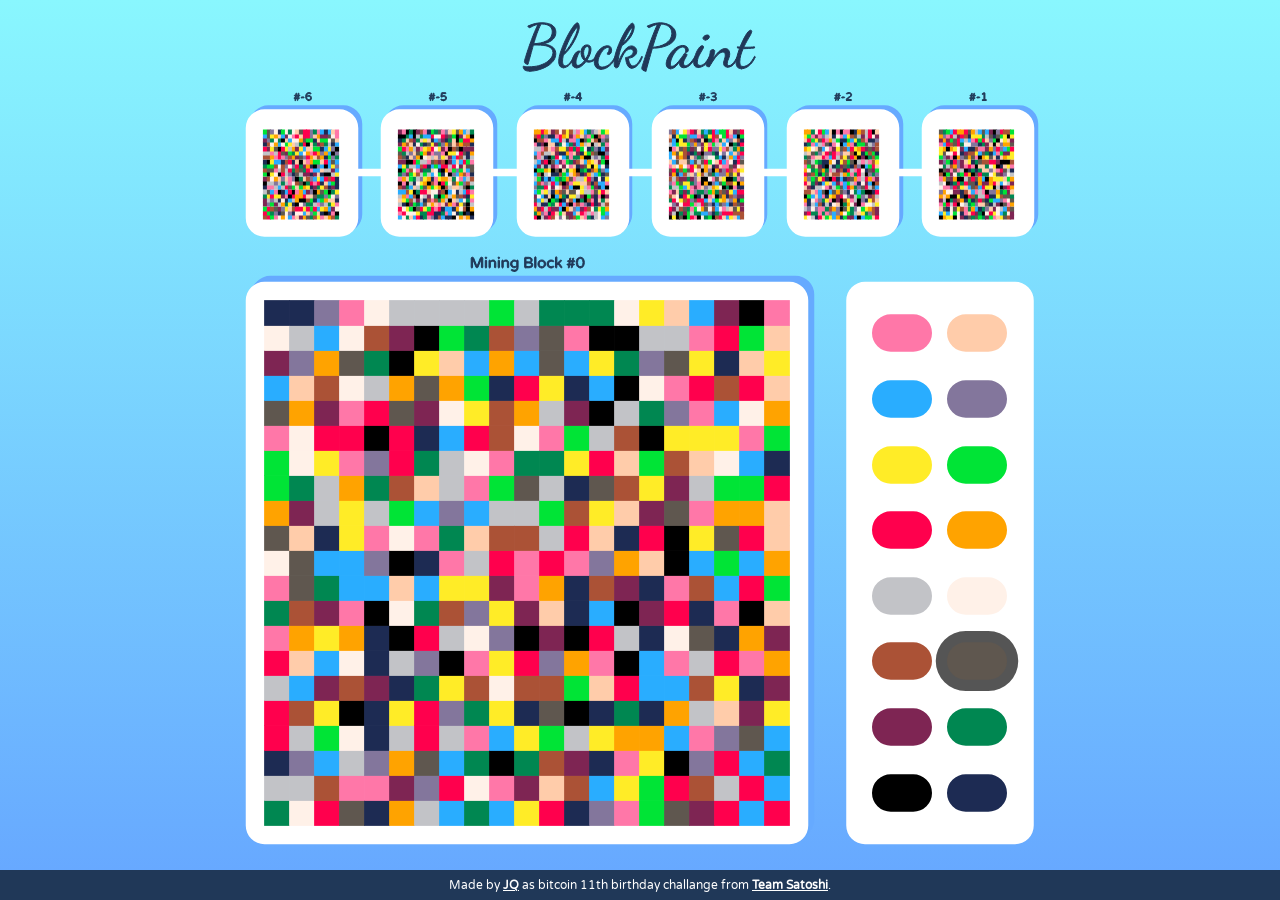
<file: blockpaint/index.html>
<html>
<head>
    <meta charset="UTF-8">
<meta name="viewport" content="width=device-width, initial-scale=1.0">
<meta http-equiv="X-UA-Compatible" content="ie=edge">
<meta name="google-site-verification" content="VrJ_5sbiz02gK5WqwfSLQ8V2XP4T2R1Zn0frzu90R7w" />
<link rel="icon" href="/images/icon2-64.png" type="image/x-icon" />

<link rel="stylesheet" href="/css/reset.css">


    <title>BlockPaint</title>
    <script src="/js/zdog.dist.min.js"></script>
    <script src="/js/zfont.min.js"></script>
    <script src="/js/anime.min.js"></script>

    <link href="https://fonts.googleapis.com/css?family=Varela+Round&display=swap" rel="stylesheet">
<meta name="generator" content="Hexo 4.2.0"></head>

    
        <body>
    <div id="blockpaint-container">
        <canvas id="blockpaint-canvas" width="0" height="0" onmousedown="onMouseDown()" onmouseup="onMouseUp()"
            onclick="onClick()"></canvas>
        <div class="footer">Made by <a href="http://twitter.com/chulini" target="_blank">JQ</a> as bitcoin 11th birthday
            challange from <a href="http://teamsatoshi.org/" target="_blank">Team Satoshi</a>.</div>
    </div>

    <!--img src="../images/team-satoshi.png" height="30" / -->
</body>
<script>
    let w = window.innerWidth, h = window.innerHeight;
    const gridResolution = 21;
    let canvasSize;
    let canvas = null;
    let pointerShape = null;
    let blockSizeInPixels;
    let paintableBlockSize;
    let illo;
    let gameState = {
        selectedColor: Math.floor(Math.random() * 16),
        mouse: {
            x: 0,
            y: 0,
            hover: null,
            isPressed: false
        },
        blocksColors: null,
        miningBlock: 0
    };
    let oldBlocksColors = [];
    let mainBlockText;
    let oldBlocksTexts = [];
    let font;
    let paintableBlocks;
    let collisionables = [];
    let colorSelector;
    let hoveredPixel;
    let ws;
    const palette = ['#000000', '#1D2B53', '#7E2553', '#008751', '#AB5236', '#5F574F', '#C2C3C7', '#FFF1E8', '#FF004D', '#FFA300', '#FFEC27', '#00E436', '#29ADFF', '#83769C', '#FF77A8', '#FFCCAA'];


    function draw() {
        canvasSize = (window.innerWidth < window.innerHeight) ? window.innerWidth : window.innerHeight;
        w = canvasSize;
        h = canvasSize;
        unit = w / 12.0;
        if (canvas == null)
            canvas = document.getElementById('blockpaint-canvas');

        canvas.width = w;
        canvas.height = h;

        illo = new Zdog.Illustration({
            element: '#blockpaint-canvas',
            zoom: 1,
            translate: { x: -w / 2.0, y: h / 2.0 }
        });

        Zfont.init(Zdog);
        fontTitle = new Zdog.Font({
            src: '../fonts/DancingScript.ttf'
        });
        new Zdog.Text({
            addTo: illo,
            font: fontTitle,
            value: `BlockPaint`,
            textAlign: 'center',
            textBaseline: 'middle',
            color: '#203858',
            fontSize: unit * .8,
            stroke: 1,
            translate: { x: unit * 6, y: -unit * 11.6, z: 20 },
            fill: true
        })

        font = new Zdog.Font({
            src: '../fonts/VarelaRound-Regular.ttf'
        });



        mainBlockText = new Zdog.Text({
            addTo: illo,
            font: font,
            value: `Mining Block #${gameState.miningBlock}`,
            textAlign: 'center',
            textBaseline: 'middle',
            color: '#203858',
            fontSize: unit * .2,
            stroke: 1,
            translate: { x: unit * 4.5, y: -unit * 8.55, z: 20 },
            fill: true
        })

        hoveredPixel = new Zdog.Rect({
            addTo: illo,
            width: paintableBlockSize + 3,
            height: paintableBlockSize + 3,
            stroke: 3,
            color: "#eee",
            translate: translation(999, 999, 20)
        });
        hoveredPixel2 = new Zdog.Rect({
            addTo: illo,
            width: paintableBlockSize + 6,
            height: paintableBlockSize + 6,
            stroke: 3,
            color: "#000",
            translate: translation(999, 999, 20)
        });

        pointerShape = new Zdog.Rect({
            addTo: illo,
            width: 0,
            height: 0,
            stroke: 30,
            color: "#000",
            translate: translation(-999, -999, 10)
        });
        pointerShape.color = palette[gameState.selectedColor];
        //console.log(`${JSON.stringify(gameState)}`);


        blockSizeInPixels = parseInt(unit * 7.0);
        paintableBlockSize = (blockSizeInPixels / gridResolution);

        collisionables = [];
        paintableBlocks = [];
        for (let x = 0; x < gridResolution; x++) {
            paintableBlocks[x] = [];
            for (let y = 0; y < gridResolution; y++) {
                const xPos = unit + (paintableBlockSize * .5) + (x * paintableBlockSize);
                const yPos = unit + (paintableBlockSize * .5) + (y * paintableBlockSize);
                const paintableBlockPosition = translation(xPos, yPos);
                paintableBlocks[x][y] = new Zdog.Rect({
                    addTo: illo,
                    width: paintableBlockSize * 1.03,
                    height: paintableBlockSize * 1.03,
                    stroke: 0,//unit * .1,
                    color: (gameState.blocksColors == null) ? palette[Math.floor(Math.random() * palette.length)] : palette[gameState.blocksColors[0][x][y]],
                    fill: true,
                    translate: paintableBlockPosition
                });
                collisionables.push({
                    name: `paintable-${x}-${y}`,
                    u: yPos + paintableBlocks[x][y].height * .5,
                    r: xPos + paintableBlocks[x][y].width * .5,
                    d: yPos - paintableBlocks[x][y].height * .5,
                    l: xPos - paintableBlocks[x][y].width * .5,
                    centerX: xPos,
                    centerY: yPos,
                    shape: paintableBlocks[x][y]
                });
                //console.log(collisionables[collisionables.length - 1]);

            }
        }

        let colorPickers = [];
        let colorPickerGridSize = { x: unit, y: (7.0 * unit) / 8 }
        for (i = 0; i < 16; i++) {
            let x = i % 2;
            let y = parseInt(i / 2);
            const xPos = (unit * 9) + (colorPickerGridSize.x * .5) + (x * colorPickerGridSize.x);
            const yPos = (unit * 1) + (colorPickerGridSize.y * .5) + (y * colorPickerGridSize.y);
            let colorPickerPosition = translation(xPos, yPos);
            //console.log(colorPickerGridSize);

            colorPickers[i] = new Zdog.Rect({
                addTo: illo,
                width: unit * .3,
                height: 0,
                stroke: colorPickerGridSize.x * .5,//unit * .1,
                color: palette[i],
                fill: true,
                translate: colorPickerPosition
            });

            collisionables.push({
                name: `colorpicker-${i}`,
                u: yPos + (unit * .3 + colorPickerGridSize.x * .5) * .5,
                r: xPos + (unit * .3 + colorPickerGridSize.x * .5) * .5,
                d: yPos - (unit * .3 + colorPickerGridSize.x * .5) * .5,
                l: xPos - (unit * .3 + colorPickerGridSize.x * .5) * .5,
                centerX: xPos,
                centerY: yPos,
                shape: colorPickers[i]
            });

        }


        let oldBlocksGridSize = { x: (unit * 10.0) / 6, y: unit * 2.0 }
        // Draw old blocks
        for (let i = 0; i < 6; i++) {
            const xPos = (unit * .67) + oldBlocksGridSize.x * .5 + i * (oldBlocksGridSize.x + unit * .135);
            const yPos = unit * 9.7;
            //console.log(oldBlocksGridSize);

            DrawSmallBlock(xPos, yPos, oldBlocksGridSize, i);
        }

        new Zdog.Shape({
            addTo: illo,
            path: [
                {
                    x: (unit * .67) + oldBlocksGridSize.x * .5,
                    y: -unit * 9.7,
                    z: -5
                },
                {
                    x: (unit * .67) + oldBlocksGridSize.x * .5 + 5 * (oldBlocksGridSize.x + unit * .135),
                    y: -unit * 9.7,
                    z: -5
                },
            ],
            stroke: unit * .1,
            color: '#fff',
        });


        //console.log(getCollisionable(`colorpicker-${gameState.selectedColor}`).shape.translate);

        colorSelector = new Zdog.Rect({
            addTo: illo,
            width: unit * .3,
            height: 0,
            stroke: colorPickerGridSize.x * .8,
            color: '#555',
            fill: true,
            translate: getCollisionable(`colorpicker-${gameState.selectedColor}`).shape.translate
        });
        colorSelector.translate.z = -.5;


        let paletteShape = new Zdog.Rect({
            addTo: illo,
            width: unit * 2,
            height: unit * 7,
            stroke: unit * .5,
            color: "#fff",
            fill: true,
            translate: translation(10 * unit, 4.5 * unit, -10)
        });

        // Big Block BG
        new Zdog.Rect({
            addTo: illo,
            width: unit * 7,
            height: unit * 7,
            stroke: unit * .5,
            color: "#fff",
            fill: true,
            translate: translation(4.5 * unit, 4.5 * unit, -10)
        });
        new Zdog.Rect({
            addTo: illo,
            width: unit * 7,
            height: unit * 7,
            stroke: unit * .5,
            color: "#6af",
            fill: true,
            translate: translation(4.55 * unit, 4.55 * unit, -20)
        });
        new Zdog.Rect({
            addTo: illo,
            width: unit * 7,
            height: unit * 7,
            stroke: unit * .5,
            color: "#6af",
            fill: true,
            translate: translation(4.58 * unit, 4.58 * unit, -20)
        });

        illo.updateRenderGraph();
        //console.log(`${w} x ${h}`);
    }
    function DrawSmallBlock(xPos, yPos, oldBlocksGridSize, blockIndex) {
        new Zdog.Rect({
            addTo: illo,
            width: oldBlocksGridSize.x * .6,
            height: oldBlocksGridSize.y * .6,
            stroke: unit * .5,
            color: "#fff",
            fill: true,
            translate: translation(xPos, yPos, 0)
        });
        new Zdog.Rect({
            addTo: illo,
            width: oldBlocksGridSize.x * .6,
            height: oldBlocksGridSize.y * .6,
            stroke: unit * .5,
            color: "#6af",
            fill: true,
            translate: translation(xPos + unit * .05, yPos + unit * .05, -20)
        });

        oldBlocksTexts[blockIndex] = new Zdog.Text({
            addTo: illo,
            font: font,
            value: `#${gameState.miningBlock - (6 - blockIndex)}`,
            textAlign: 'center',
            textBaseline: 'middle',
            color: '#203858',
            fontSize: unit * .15,
            stroke: 1,
            translate: { x: xPos, y: -yPos - unit * 1.05, z: 20 },
            fill: true
        });

        oldBlocksColors[blockIndex] = [];
        for (let x = 0; x < gridResolution; x++) {
            oldBlocksColors[blockIndex][x] = [];
            for (let y = 0; y < gridResolution; y++) {
                const blockPosX = -(oldBlocksGridSize.x * .6) * (.54) + xPos + ((oldBlocksGridSize.x * .6) / gridResolution) + x * ((oldBlocksGridSize.x * .6) / gridResolution);
                const blockPosY = -(oldBlocksGridSize.y * .6) * (.54) + yPos + ((oldBlocksGridSize.y * .6) / gridResolution) + y * ((oldBlocksGridSize.y * .6) / gridResolution);
                oldBlocksColors[blockIndex][x][y] = new Zdog.Rect({
                    addTo: illo,
                    width: (oldBlocksGridSize.x * .7) / gridResolution,
                    height: (oldBlocksGridSize.y * .7) / gridResolution,
                    stroke: 0,
                    color: (gameState.blocksColors == null) ? palette[Math.floor(Math.random() * palette.length)] : palette[gameState.blocksColors[6 - blockIndex][x][y]],
                    fill: true,
                    translate: translation(blockPosX, blockPosY, 1)
                });
            }
        }

    }
    function RefreshAllBlocks() {


        for (let i = 0; i < 6; i++) {
            //oldBlocksText[i].value = gameState.miningBlock-(6 - i);
            for (let x = 0; x < gridResolution; x++) {
                for (let y = 0; y < gridResolution; y++) {
                    //console.log(`oldBlocksColors.length ${oldBlocksColors.length} \t gameState.blocksColors.length ${gameState.blocksColors.length}`);
                    oldBlocksColors[i][x][y].color = palette[gameState.blocksColors[6 - i][x][y]];
                }
            }
        }

        //mainBlockText.value = gameState.miningBlock;
        for (let x = 0; x < gridResolution; x++) {
            for (let y = 0; y < gridResolution; y++) {
                paintableBlocks[x][y].color = palette[gameState.blocksColors[0][x][y]];
            }
        }
    }



    ///////////////// helper functions /////////////////////
    function translation(x = 0, y = 0, z = 0) {
        return { x: parseInt(x), y: parseInt(-y), z: parseInt(z) };
    }
    function map_range(value, low1, high1, low2, high2) {
        return low2 + (high2 - low2) * (value - low1) / (high1 - low1);
    }
    Number.prototype.clamp = function (min, max) {
        return Math.min(Math.max(this, min), max);
    };
    function getCollisionable(name) {
        for (let i = 0; i < collisionables.length; i++) {
            if (collisionables[i].name === name)
                return collisionables[i];
        }
        return null;
    }
    function lerp(v0, v1, t) {
        return v0 * (1 - t) + v1 * t
    }
    ///////////////// window callbacks /////////////////////

    function onClick() {
        if (gameState.mouse.hover == null)
            return;

        for (let i = 0; i < 16; i++) {
            if (gameState.mouse.hover.name == `colorpicker-${i}`) {

                gameState.selectedColor = i;

                pointerShape.color = palette[gameState.selectedColor];

                let selectedColorPicker = getCollisionable(`colorpicker-${gameState.selectedColor}`);
                colorSelector.translate = translation(selectedColorPicker.centerX, selectedColorPicker.centerY, -1);
                illo.updateRenderGraph();
            }
        }

        for (let x = 0; x < gridResolution; x++) {
            for (let y = 0; y < gridResolution; y++) {
                if (gameState.mouse.hover.name === `paintable-${x}-${y}`) {
                    //console.log(gameState.mouse.hover.name + ' clicked!');
                    //console.log(`> colorchange|${x}|${y}|${gameState.selectedColor}`);
                    //console.log(JSON.stringify(gameState.blocksColors));
                    
                    if (gameState.blocksColors != null && gameState.selectedColor != gameState.blocksColors[0][x][y]) {
                        document.body.style.cursor = 'url("../images/pickaxe_on.png"),auto';
                        setTimeout(() => {
                            RefreshCursorFromHovered();
                        }, 100);
                        websocket.send(`colorchange|${x}|${y}|${gameState.selectedColor}`)
                    }
                }
            }
        }

    }


    function handleMouseMove(event) {
        let eventDoc, doc, body;
        event = event || window.event;
        if (event.pageX == null && event.clientX != null) {
            eventDoc = (event.target && event.target.ownerDocument) || document;
            doc = eventDoc.documentElement;
            body = eventDoc.body;

            event.pageX = event.clientX +
                (doc && doc.scrollLeft || body && body.scrollLeft || 0) -
                (doc && doc.clientLeft || body && body.clientLeft || 0);
            event.pageY = event.clientY +
                (doc && doc.scrollTop || body && body.scrollTop || 0) -
                (doc && doc.clientTop || body && body.clientTop || 0);
        }
        let marginX = (window.innerWidth > w) ? parseInt((window.innerWidth - w) / 2) : 0;
        let marginY = (window.innerHeight > h) ? parseInt((window.innerHeight - h) / 2) : 0;
        gameState.mouse.x = event.pageX - marginX;//event.pageX.clamp(marginX,window.innerWidth-marginX);// (-1.0 + 2.0 * (event.pageX / w)) * .9;
        gameState.mouse.y = window.innerHeight - event.pageY - marginY;// (-1.0 + 2.0 * (event.pageY / h)) * .7;
        let newHovered = getHovered();
        if (gameState.mouse.hover != newHovered) {
            gameState.mouse.hover = newHovered;
            RefreshCursorFromHovered();
            if (gameState.mouse.isPressed) {
                onClick();
            }
        }


        //pointerShape.translate = translation(gameState.mouse.x, gameState.mouse.y, 10);
        //illo.updateRenderGraph();
        //console.log(`${mouseX} , ${mouseY}`);
    }
    function getHovered() {
        for (let i = 0; i < collisionables.length; i++) {

            if (gameState.mouse.x > collisionables[i].l
                && gameState.mouse.x < collisionables[i].r
                && gameState.mouse.y > collisionables[i].d
                && gameState.mouse.y < collisionables[i].u) {
                return collisionables[i];
            }
        }
        return null;
    }
    function RefreshCursorFromHovered() {
        if (gameState.mouse.hover == null) {
            document.body.style.cursor = 'default';

        }
        else if (gameState.mouse.hover.name.includes('paintable')) {
            document.body.style.cursor = 'url("../images/pickaxe_off.png"),auto';

        }
        else if (gameState.mouse.hover.name.includes('colorpicker')) {
            document.body.style.cursor = 'url("../images/color-picker3.png"),auto';
        }
        else {
            document.body.style.cursor = 'default';
        }

        if (gameState.mouse.hover != null
            && gameState.mouse.hover.name.includes('paintable')) {
            hoveredPixel.translate = {
                x: gameState.mouse.hover.shape.translate.x,
                y: gameState.mouse.hover.shape.translate.y,
                z: 20
            }
            hoveredPixel2.translate = {
                x: gameState.mouse.hover.shape.translate.x,
                y: gameState.mouse.hover.shape.translate.y,
                z: 19
            }
            illo.updateRenderGraph();
        }
        else {
            hoveredPixel.translate = {
                x: 999,
                y: 999,
                z: 20
            }
            hoveredPixel2.translate = {
                x: 999,
                y: 999,
                z: 19
            }
            illo.updateRenderGraph();
        }
    }
    function onMouseDown() {
        gameState.mouse.isPressed = true;
        onClick();
    }
    function onMouseUp() {
        gameState.mouse.isPressed = false;
    }

    window.onload = function () {
        document.onmousemove = handleMouseMove;
        center = { x: w / 2.0, y: h / 2.0 };
        draw();



        websocket = new WebSocket('ws://35.158.139.97:5000');//ws://35.158.139.97:5000 localhost
        websocket.onopen = function (evt) { onOpen(evt) };
        websocket.onclose = function (evt) { onClose(evt) };
        websocket.onmessage = function (evt) { onMessage(evt) };
        websocket.onerror = function (evt) { onError(evt) };
    }
    function onOpen(evt) {
        console.log("CONNECTED");
        websocket.send("hello");
        setInterval(() => {
            websocket.send("ping");
        }, 1000);
    }
    function onClose(evt) {
        console.log("DISCONNECTED");
    }

    function onMessage(evt) {
        //console.log('< ' + evt.data);
        let msgSplit = evt.data.split('|');

        if (msgSplit[0] === 'allcolors') {
            gameState.blocksColors = JSON.parse(msgSplit[1]);
            gameState.miningBlock = parseInt(msgSplit[2]);
            draw();
            illo.updateRenderGraph();

            //console.log(JSON.stringify(gameState.blocksColors));

            RefreshAllBlocks();
        }
        else if (msgSplit[0] === 'colorchange') {
            //console.log(`< ${evt.data}`);
            const x = parseInt(msgSplit[1]);
            const y = parseInt(msgSplit[2]);
            const newColor = parseInt(msgSplit[3]);
            gameState.blocksColors[0][x][y] = newColor;
            paintableBlocks[x][y].color = palette[newColor];
            illo.updateRenderGraph();
        }
    }

    function onError(evt) {
        console.log('<span style="color: red;">ERROR:</span> ' + evt.data);
    }

    window.onresize = function (event) {
        draw();
        center = { x: w / 2.0, y: h / 2.0 };
    };
</script>
<style>
    #blockpaint-container {
        position: absolute;
        top: 0;
        left: 0;
        right: 0;
        bottom: 0;
        background: linear-gradient(#89f7fe, #66a6ff);
        background: -moz-linear-gradient(top, #89f7fe, #66a6ff);
        background: -webkit-gradient(linear, left top, left bottom, from(#89f7fe), to(#66a6ff));
        filter: progid:DXImageTransform.Microsoft.gradient(startColorstr='#89f7fe', endColorstr='#66a6ff');
        background: -o-linear-gradient(rgb(137, 247, 254), rgb(102, 166, 255));
    }

    #blockpaint-canvas {
        background: transparent;
        margin: 0 0 0 0;
        position: absolute;
        top: 50%;
        left: 50%;
        -ms-transform: translate(-50%, -50%);
        transform: translate(-50%, -50%);
    }

    .footer {
        position: absolute;
        bottom: 0;
        left: 0;
        right: 0;
        height: 30px;
        background: #203858;
        text-align: center;
        font-family: 'Varela Round', sans-serif;
        font-size: 12px;
        line-height: 30px;
        color: #fff
    }

    .footer a {
        color: #fff;
        font-weight: bold;
        text-decoration: underline;
    }
</style>
    

</html>
</file>
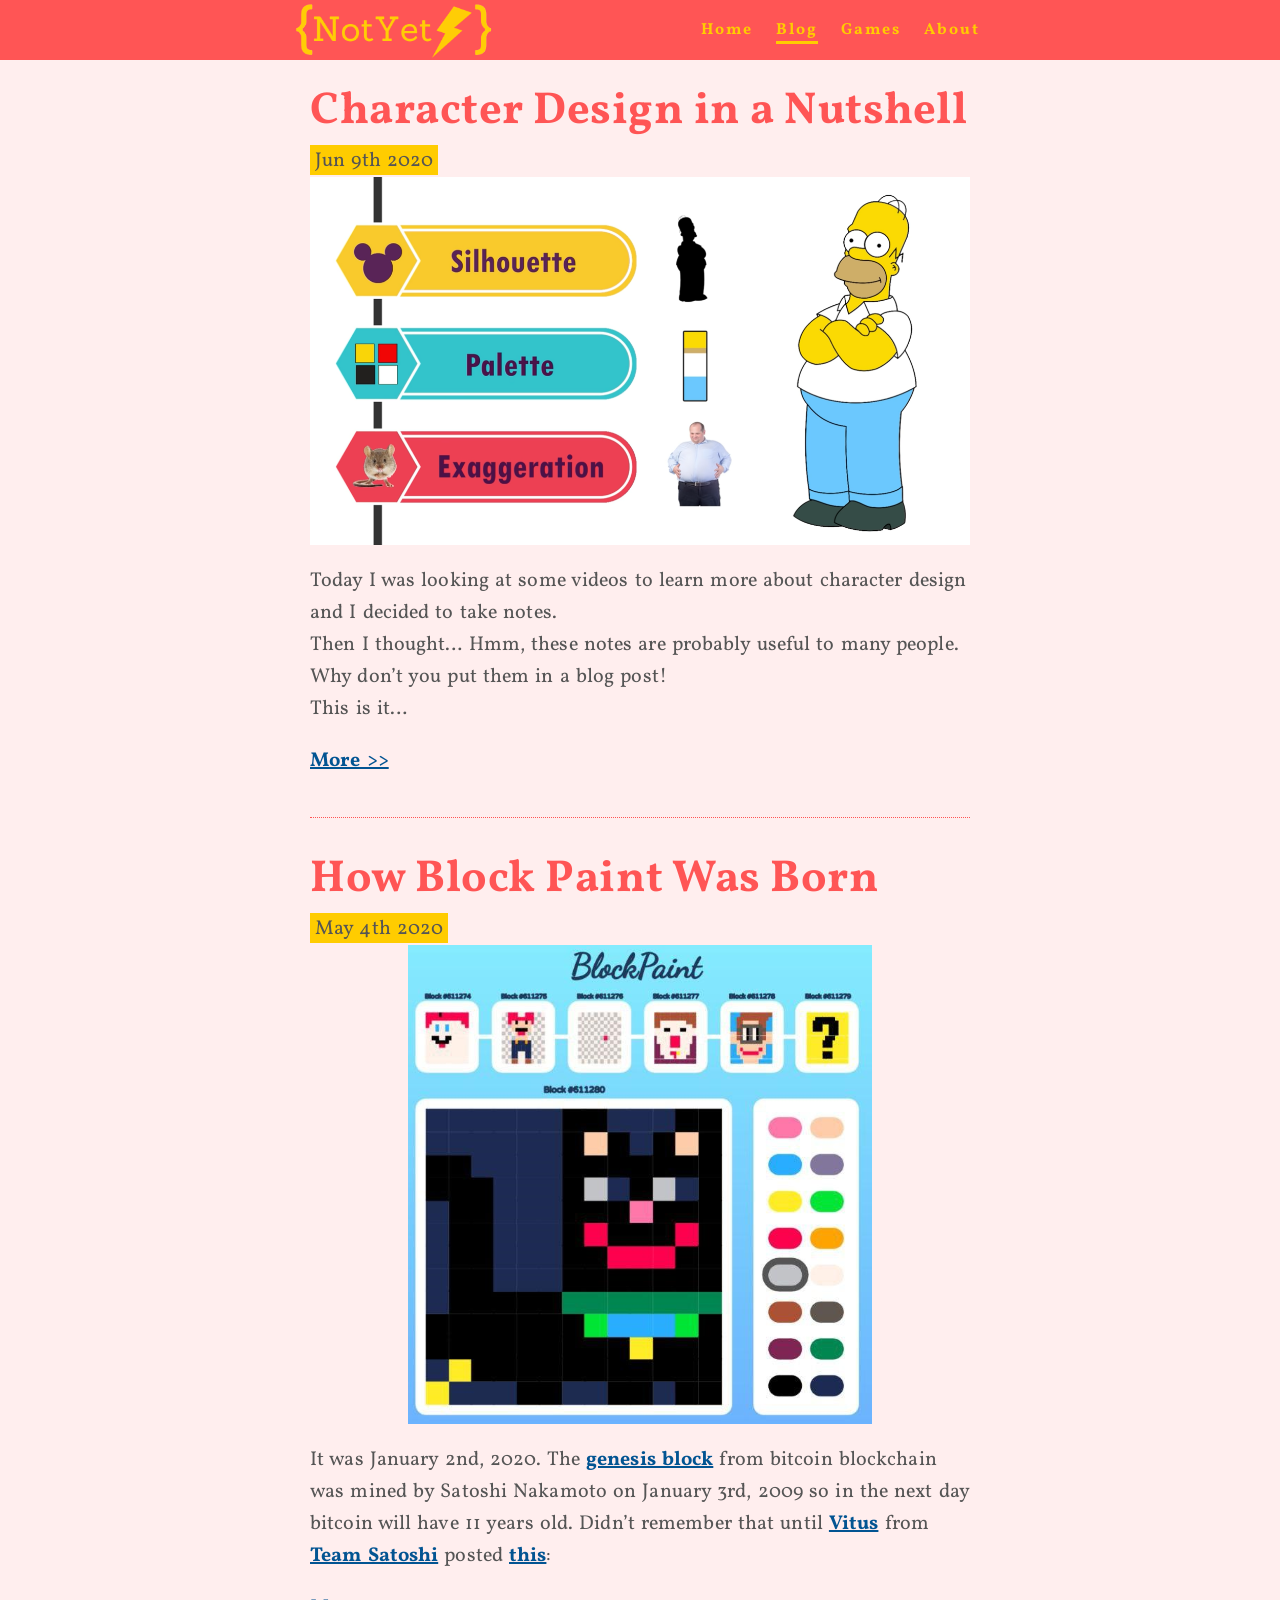
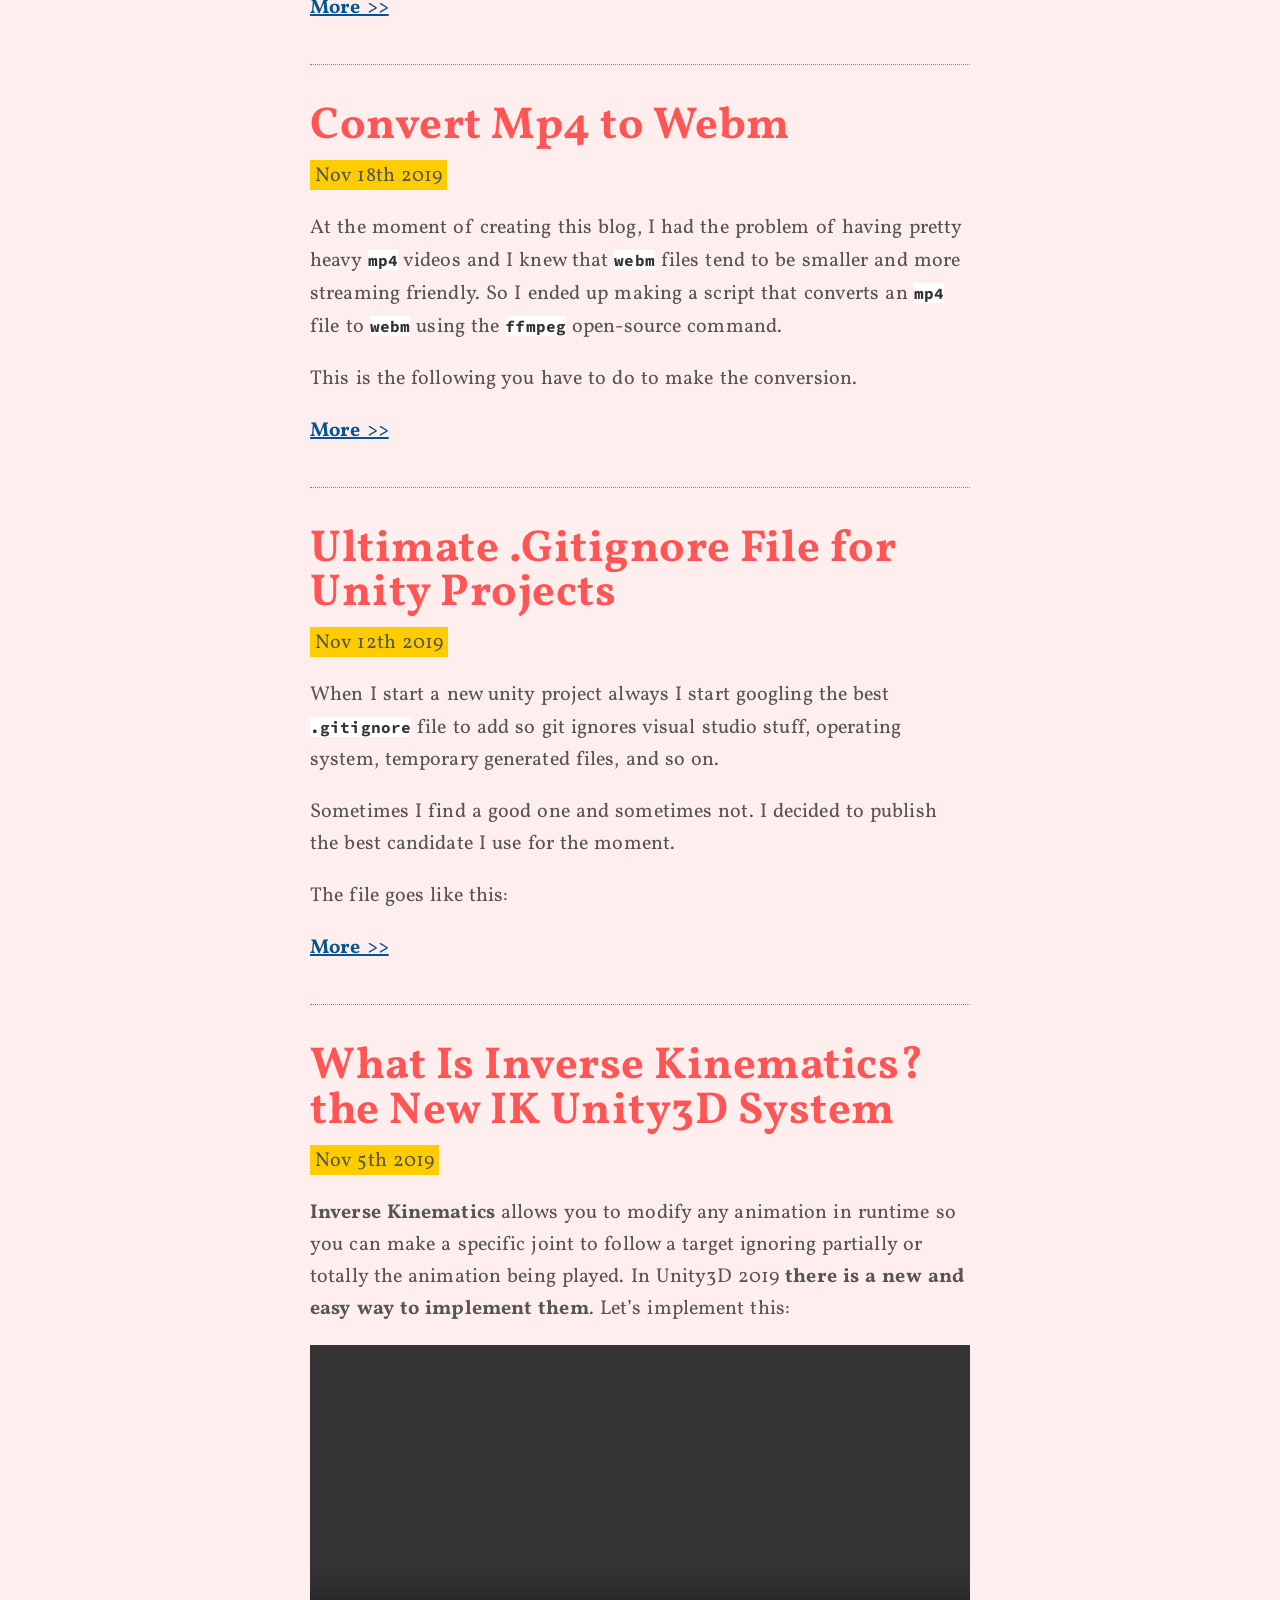
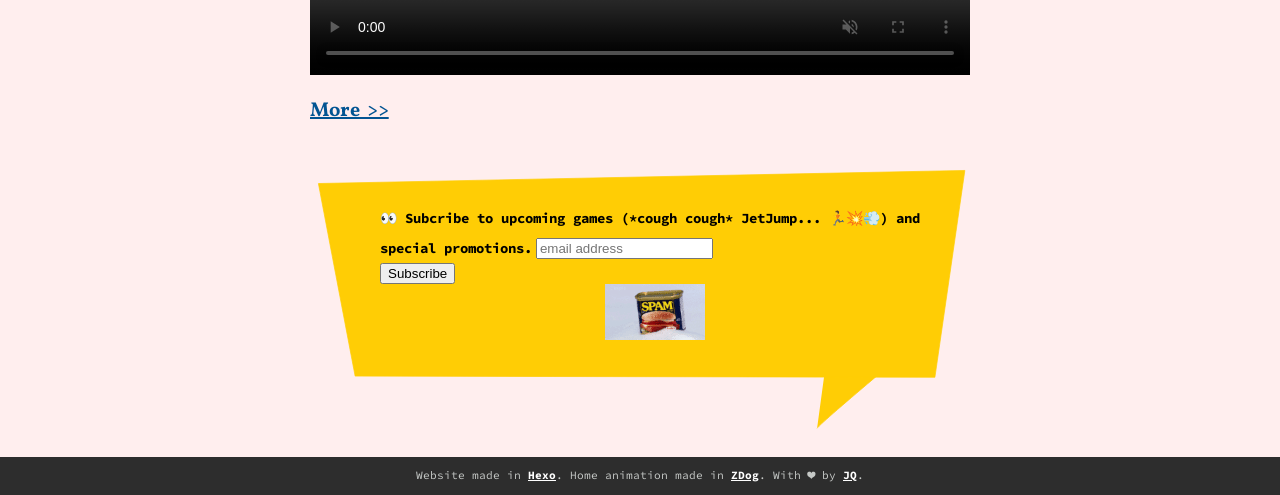
<file: blog/index.html>
<html>
<head>
    <meta charset="UTF-8">
<meta name="viewport" content="width=device-width, initial-scale=1.0">
<meta http-equiv="X-UA-Compatible" content="ie=edge">
<meta name="google-site-verification" content="VrJ_5sbiz02gK5WqwfSLQ8V2XP4T2R1Zn0frzu90R7w" />
<link rel="icon" href="/images/icon2-64.png" type="image/x-icon" />

<link rel="stylesheet" href="/css/reset.css">


    
<link rel="stylesheet" href="/css/style.css">

    
<link rel="stylesheet" href="/css/highlight.css">

    
<link rel="stylesheet" href="/css/zdog.css">

    
    
    <link href="https://fonts.googleapis.com/css?family=Vollkorn&display=swap" rel="stylesheet">
    <link href="https://fonts.googleapis.com/css?family=Source+Code+Pro&display=swap" rel="stylesheet">
    <title>{NotYet⚡}</title>

    <link href="https://fonts.googleapis.com/css?family=Varela+Round&display=swap" rel="stylesheet">
<meta name="generator" content="Hexo 4.2.0"></head>

    
    <body>
        <div class="top-band"></div>
        <div class="wrap">
            <header>
    <a href="/" class="header-link-home">
        <img src="/images/logo2.png">
    </a>
    <ul class="nav nav-list">
        <li class="nav-list-item"><a class="nav-list-link" href="/">Home</a></li>
        <li class="nav-list-item current "><a class="nav-list-link" href="/blog">Blog</a></li>
        <li class="nav-list-item"><a class="nav-list-link" href="/games">Games</a></li>
        <li class="nav-list-item"><a class="nav-list-link" href="/about">About</a></li>
    </ul>
    
</header>


            <div class="middle">
                
    <div class="post-content">
        <h2 class="title"><a href="/character-design-in-a-nutshell/">Character Design in a Nutshell</a></h2>
        <p class="date">Jun 9th 2020</p>
        <img src="/character-design-in-a-nutshell/clarity.png" class="">


<p>Today I was looking at some videos to learn more about character design and I decided to take notes.<br>Then I thought… Hmm, these notes are probably useful to many people. Why don’t you put them in a blog post!<br>This is it…</p> 
        <p><a href="/character-design-in-a-nutshell/">More >></a></p>
    </div>

    <div class="post-content post-separator ">
        <h2 class="title"><a href="/blockpaint-history/">How Block Paint Was Born</a></h2>
        <p class="date">May 4th 2020</p>
        <img src="/blockpaint-history/bp11.png" class="" title="Negro Matapacos">

<p>It was January 2nd, 2020. The <a href="https://www.blockchain.com/btc/block/000000000019d6689c085ae165831e934ff763ae46a2a6c172b3f1b60a8ce26f" target="_blank" rel="noopener">genesis block</a> from bitcoin blockchain was mined by Satoshi Nakamoto on January 3rd, 2009 so in the next day bitcoin will have 11 years old. Didn’t remember that until <a href="https://twitter.com/Vitus_Ze" target="_blank" rel="noopener">Vitus</a> from <a href="http://teamsatoshi.org/" target="_blank" rel="noopener">Team Satoshi</a> posted <a href="https://twitter.com/Vitus_Ze/status/1212703842363740160" target="_blank" rel="noopener">this</a>:</p> 
        <p><a href="/blockpaint-history/">More >></a></p>
    </div>

    <div class="post-content post-separator ">
        <h2 class="title"><a href="/mp4-to-webm/">Convert Mp4 to Webm</a></h2>
        <p class="date">Nov 18th 2019</p>
        <p>At the moment of creating this blog, I had the problem of having pretty heavy <code>mp4</code> videos and I knew that <code>webm</code> files tend to be smaller and more streaming friendly. So I ended up making a script that converts an <code>mp4</code> file to <code>webm</code> using the <code>ffmpeg</code> open-source command.</p>
<p>This is the following you have to do to make the conversion.</p> 
        <p><a href="/mp4-to-webm/">More >></a></p>
    </div>

    <div class="post-content post-separator ">
        <h2 class="title"><a href="/gitignore-unity/">Ultimate .Gitignore File for Unity Projects</a></h2>
        <p class="date">Nov 12th 2019</p>
        <p>When I start a new unity project always I start googling the best <code>.gitignore</code> file to add so git ignores visual studio stuff, operating system, temporary generated files, and so on.</p>
<p>Sometimes I find a good one and sometimes not. I decided to publish the best candidate I use for the moment.</p>
<p>The file goes like this:</p> 
        <p><a href="/gitignore-unity/">More >></a></p>
    </div>

    <div class="post-content post-separator ">
        <h2 class="title"><a href="/ik/">What Is Inverse Kinematics? the New IK Unity3D System</a></h2>
        <p class="date">Nov 5th 2019</p>
        <p><strong>Inverse Kinematics</strong> allows you to modify any animation in runtime so you can make a specific joint to follow a target ignoring partially or totally the animation being played. In Unity3D 2019 <strong>there is a new and easy way to implement them</strong>. Let’s implement this:</p>
<video id="vid" allowfullscreen playsinline autoplay muted loop controls>
  <source src="/ik/ik-final.mp4" type="video/webm">
    Your browser does not support the video tag.
</video> 
        <p><a href="/ik/">More >></a></p>
    </div>


<div class="join" >
    <img class="join-bg" src="/images/bubble.svg">
    <div class="join-content">

        <!-- Begin Mailchimp Signup Form -->
<link href="//cdn-images.mailchimp.com/embedcode/horizontal-slim-10_7.css" rel="stylesheet" type="text/css">
<style type="text/css">
    #mc_embed_signup{background: transparent; clear:left; font:14px Helvetica,Arial,sans-serif; width:100%;}
    #mc_embed_signup label, #mc_embed_signup p{
        font-family: 'Source Code Pro', monospace;
        color: #000;
        font-weight: bold;
        margin: 0 0 20px 0;
        line-height: 30px;
        font-size: 14px;
        text-align: center;
    }
    #mc_embed_signup p{color:#666; font-weight: normal;}
	/* Add your own Mailchimp form style overrides in your site stylesheet or in this style block.
	   We recommend moving this block and the preceding CSS link to the HEAD of your HTML file. */
</style>
<div id="mc_embed_signup">
<form action="https://games.us4.list-manage.com/subscribe/post?u=2bb8a45b43e13f5409852b77a&amp;id=c672452f30" method="post" id="mc-embedded-subscribe-form" name="mc-embedded-subscribe-form" class="validate" target="_blank" novalidate>
    <div id="mc_embed_signup_scroll">
    <label for="mce-EMAIL">👀 Subcribe to upcoming games (*cough cough* JetJump... 🏃💥💨) and special promotions.</label>
	<input type="email" value="" name="EMAIL" class="email" id="mce-EMAIL" placeholder="email address" required>
    <!-- real people should not fill this in and expect good things - do not remove this or risk form bot signups-->
    <div style="position: absolute; left: -5000px;" aria-hidden="true"><input type="text" name="b_2bb8a45b43e13f5409852b77a_c672452f30" tabindex="-1" value=""></div>
    <div class="clear"><input type="submit" value="Subscribe" name="subscribe" id="mc-embedded-subscribe" class="button"></div>
    </div>
</form>
<p><img src="/images/spam2.gif" /></p>
</div>

<!--End mc_embed_signup-->

        <!-- div class="join-left">
            <h2><a href="https://discord.gg/3KVcU8p" target="_blank" rel="noopener">Let's stay in touch! Join the discord channel</a></h2>
            <p>See you there!🤜💥🤛</p>
        </div>
        <div class="join-right">
            <a href="https://discord.gg/3KVcU8p" target="_blank" rel="noopener"><img src="/images/discord.png" class="join-discord"></a>
        </div -->
        <!-- div class="join-middle"></div>
        <div class="join-right">
            <p>Receive news about my next game release (I will not spam you. I hate spam too!)</p>
            <form>
                <input type="text">
            </form>
        </div -->
    </div>
    
</div>


            </div>
        </div>
        <div class="footer">
    <p>Website made in <a href="https://hexo.io/" target="_blank">Hexo</a>. Home animation made in <a href="https://zzz.dog/" target="_blank">ZDog</a>. With ❤️ by <a href="http://twitter.com/chulini" target="_blank">JQ</a>.</p>
</div>

    <script>
      var disqus_shortname = 'notyet-1';
      
      (function(){
        var dsq = document.createElement('script');
        dsq.type = 'text/javascript';
        dsq.async = true;
        dsq.src = '//go.disqus.com/count.js';
        (document.getElementsByTagName('head')[0] || document.getElementsByTagName('body')[0]).appendChild(dsq);
      })();
    </script>
    
    

    </body>    
    

</html>
</file>
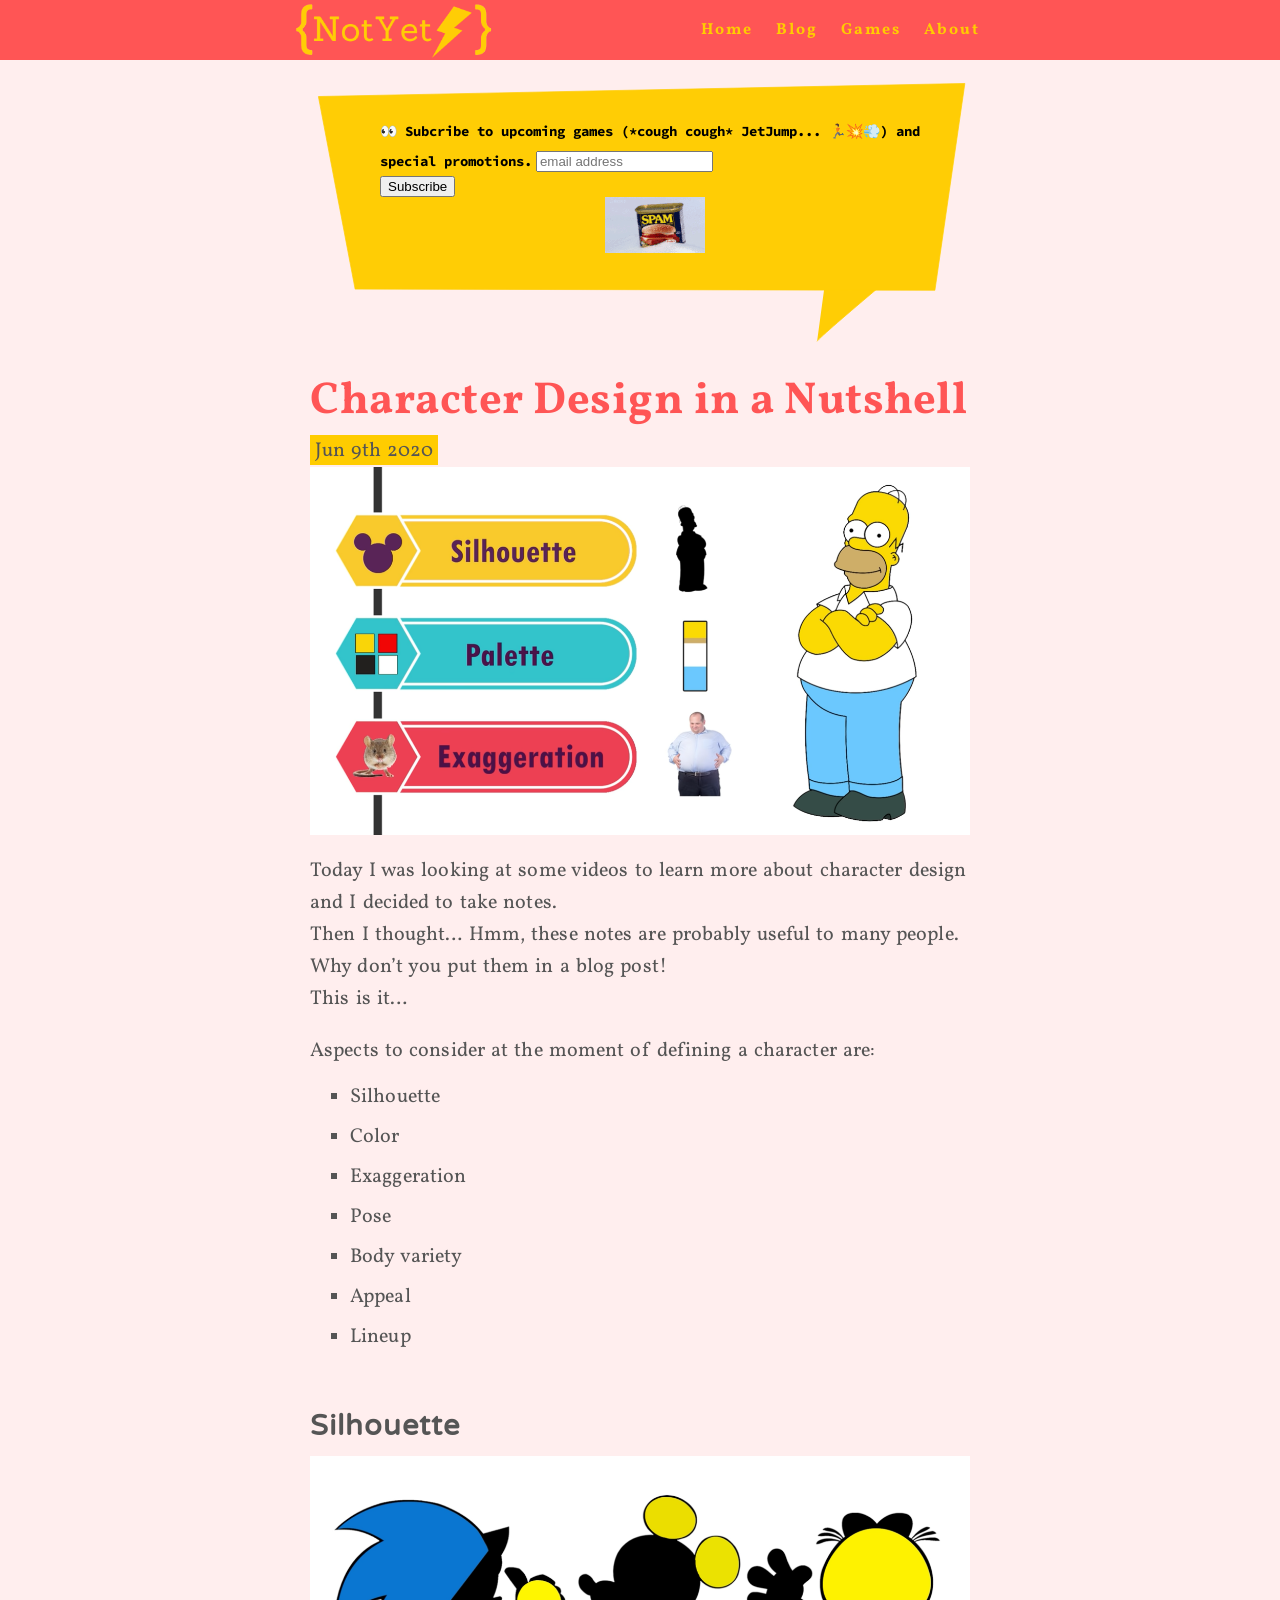
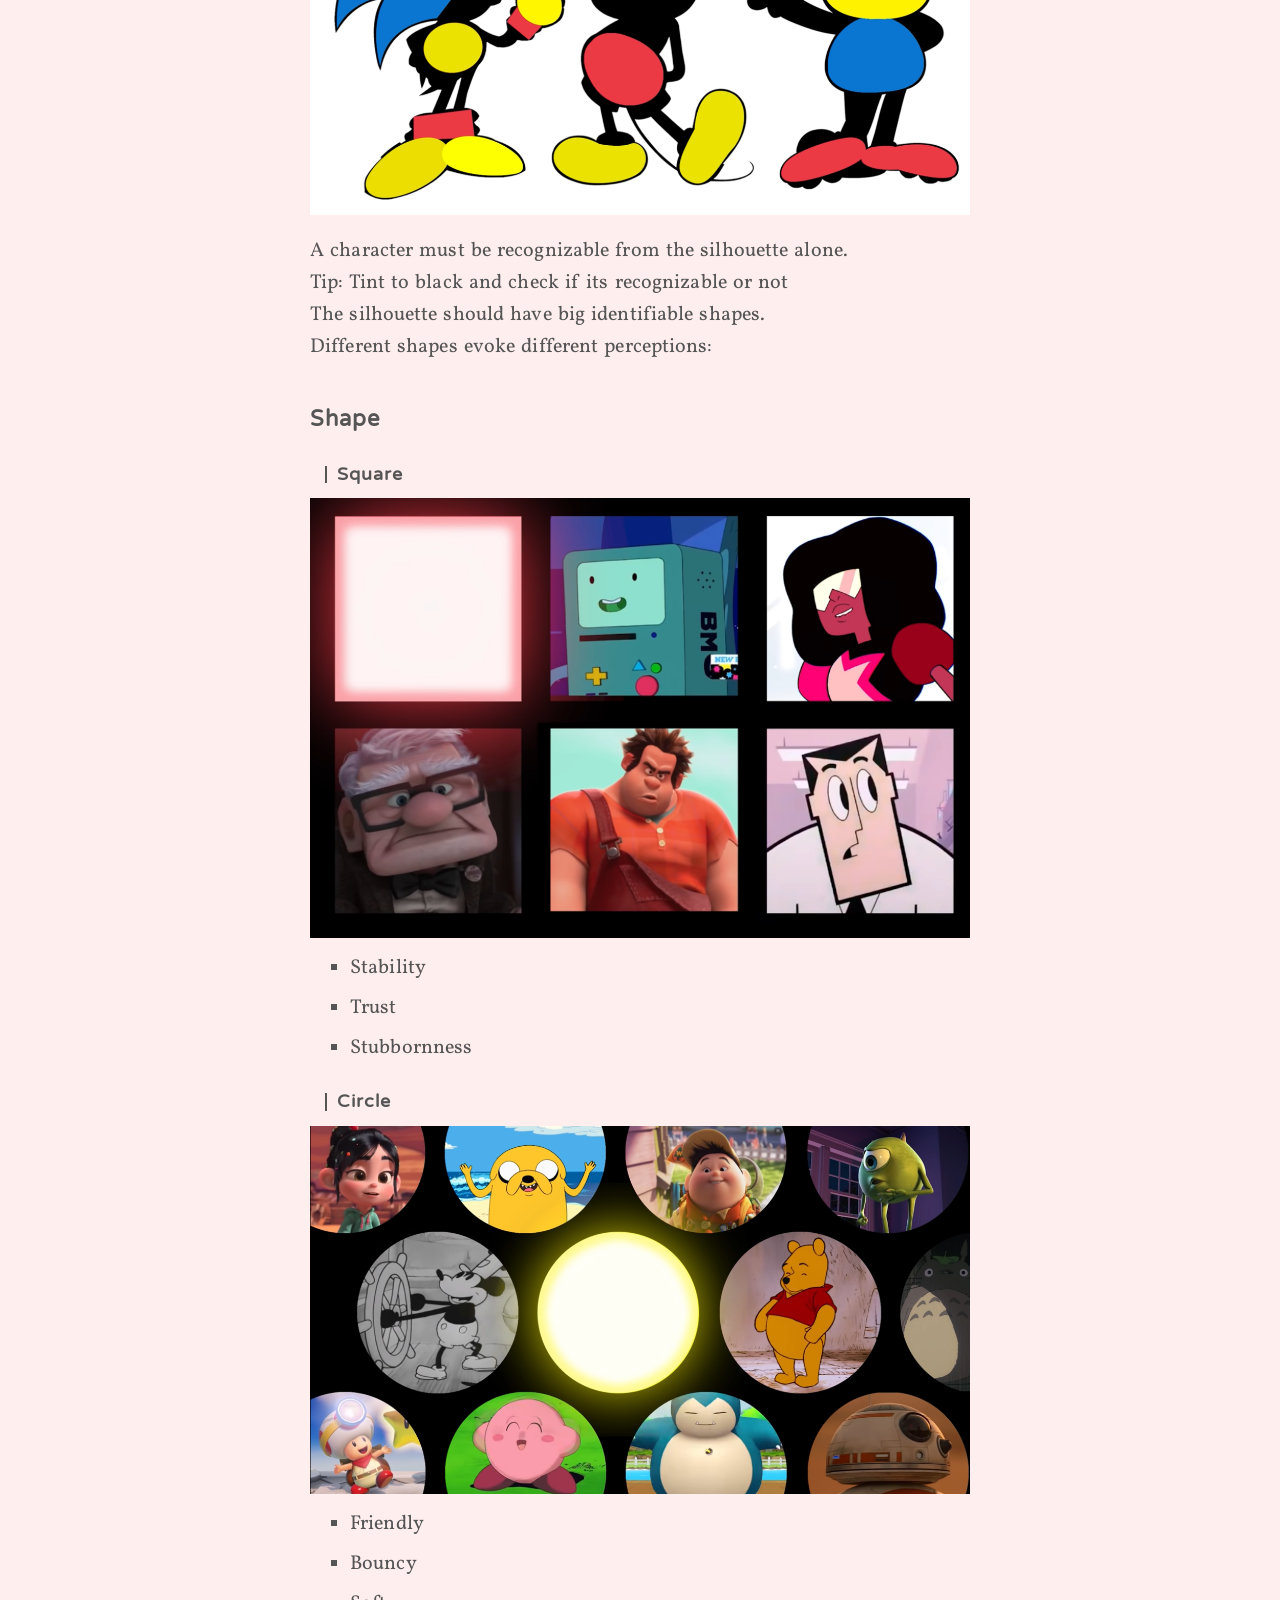
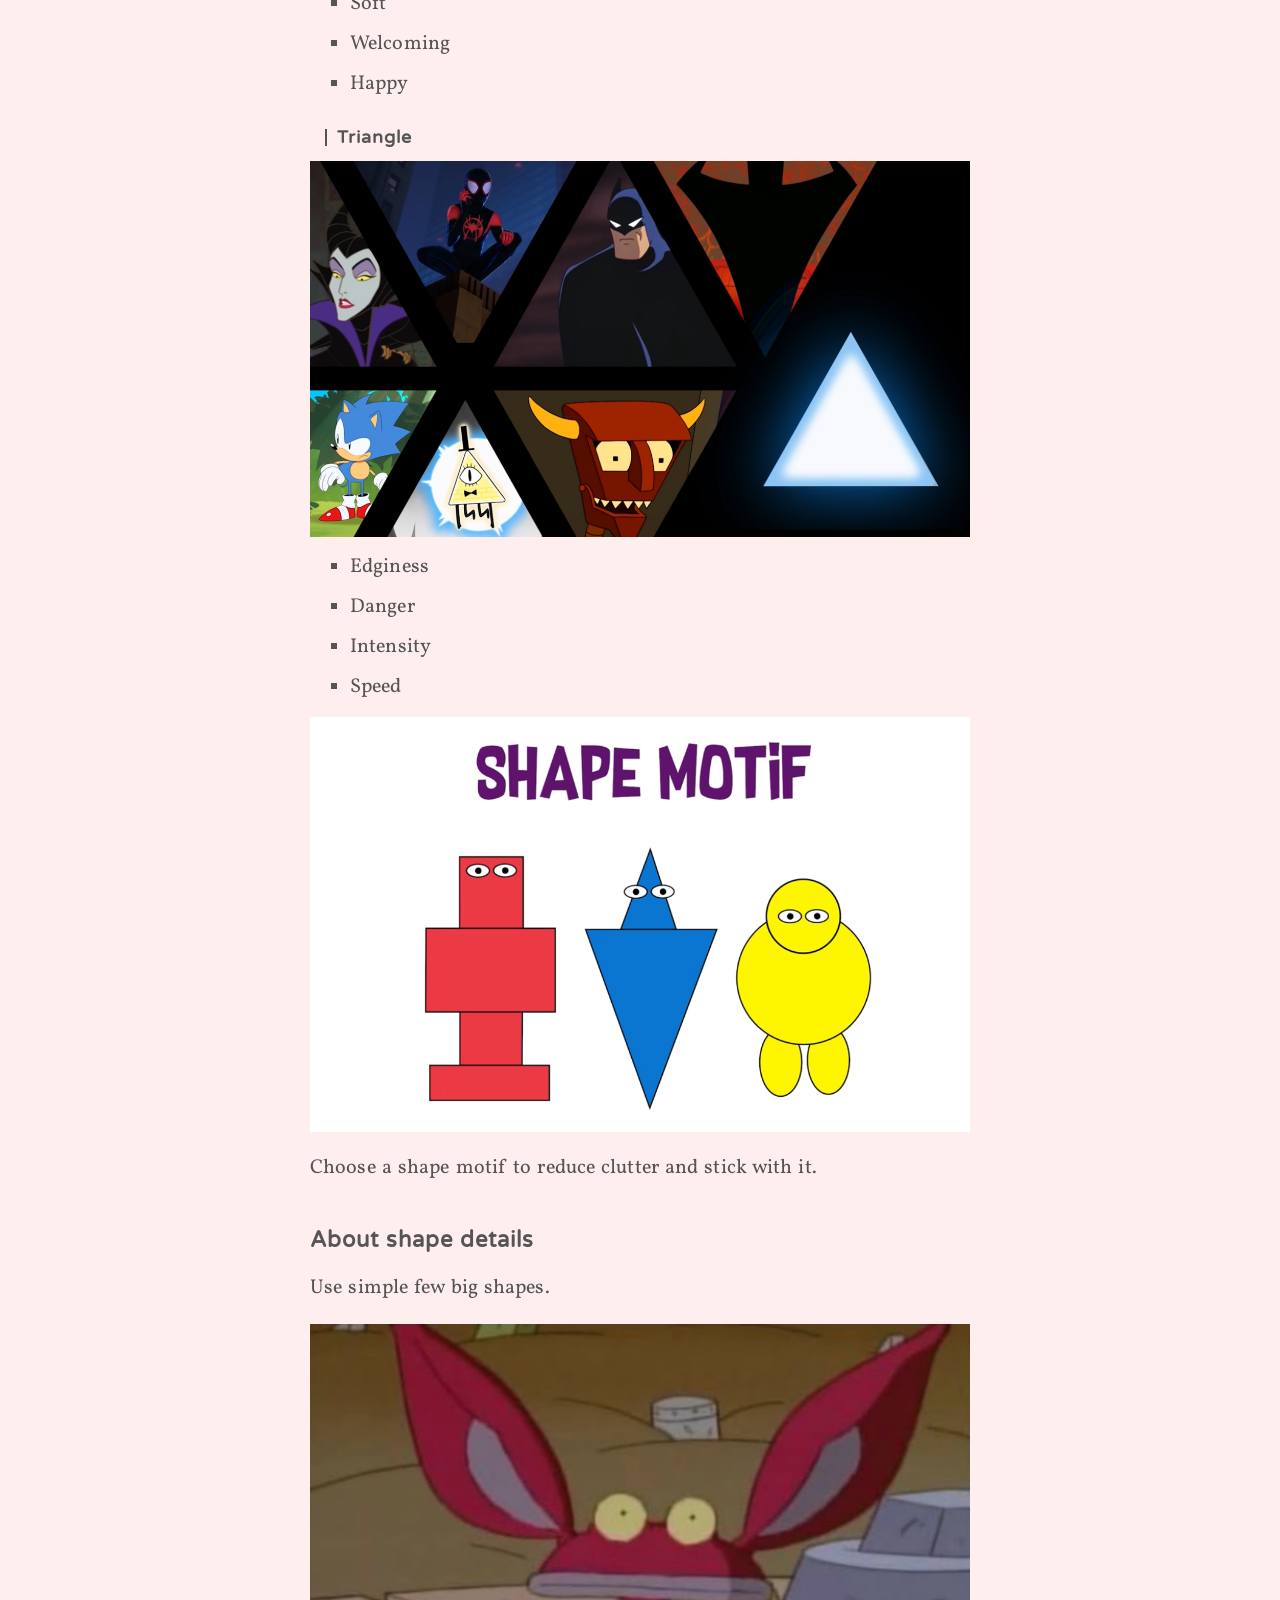
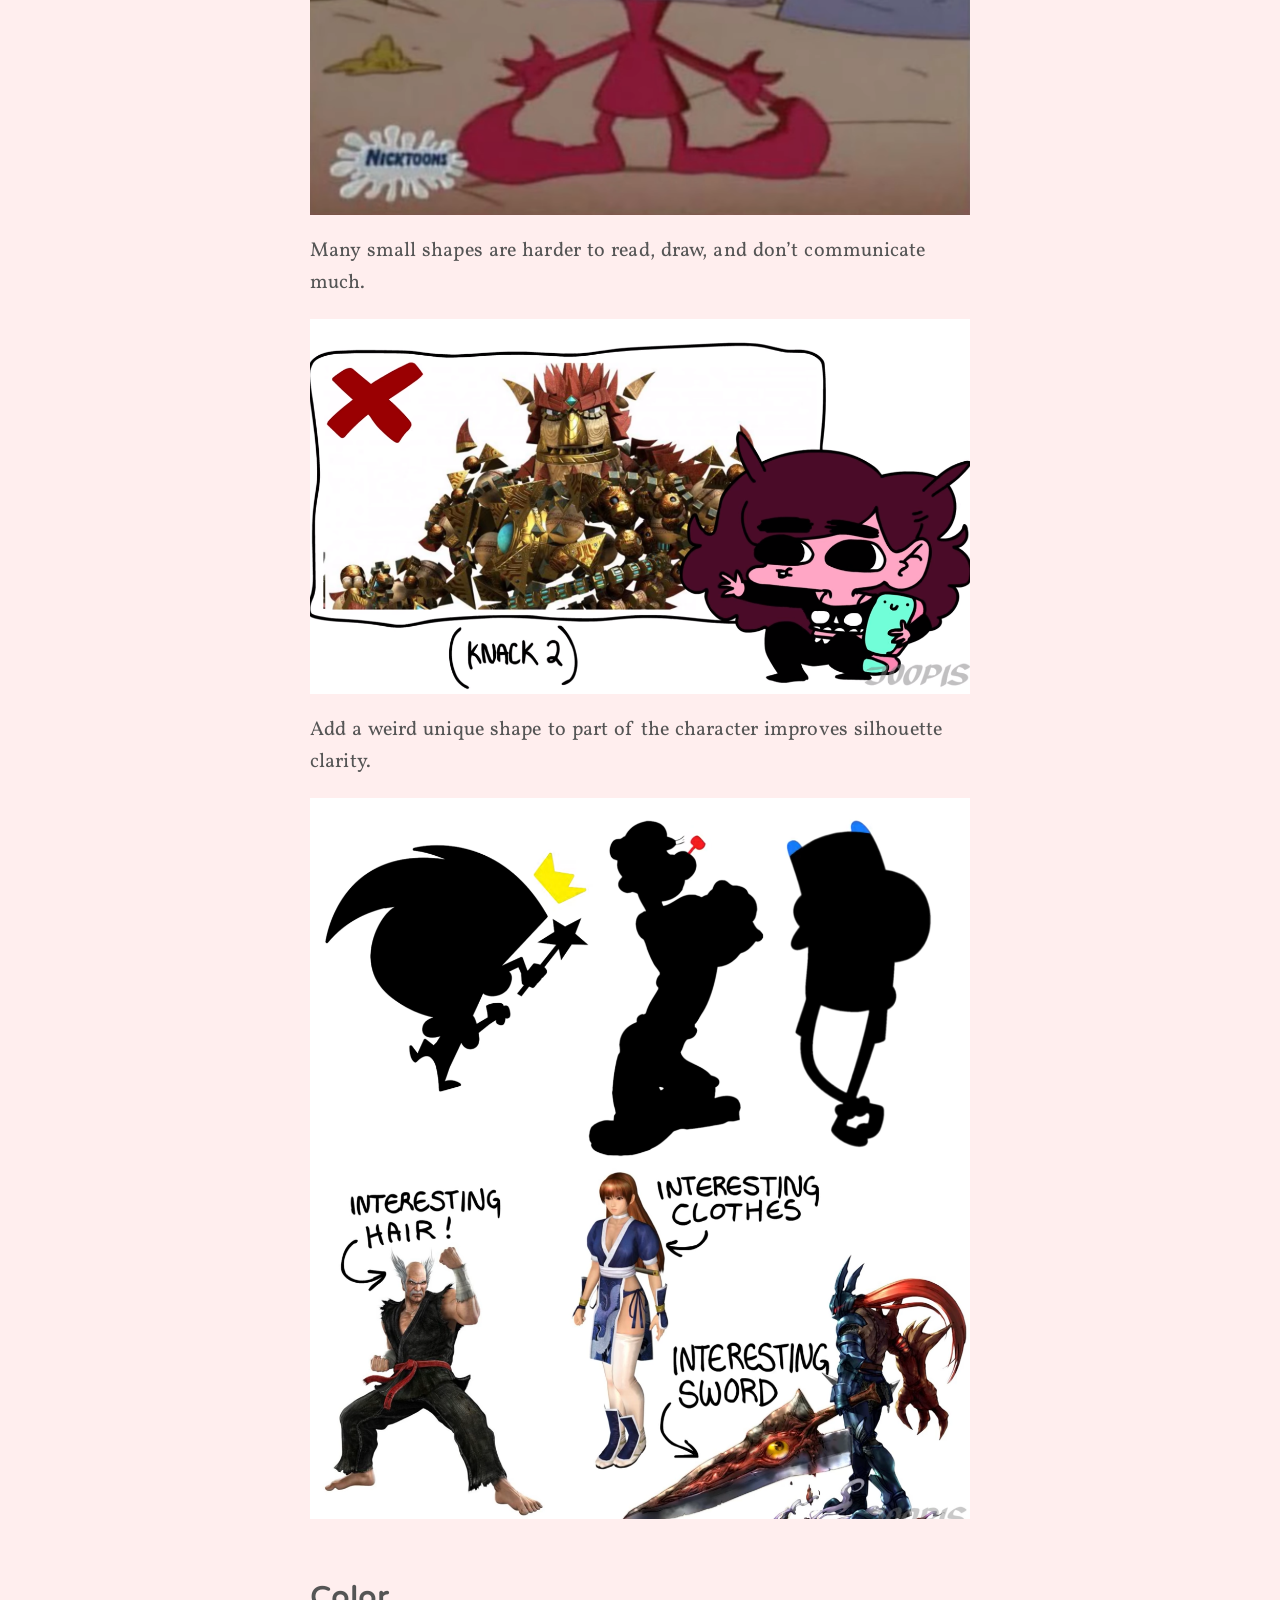
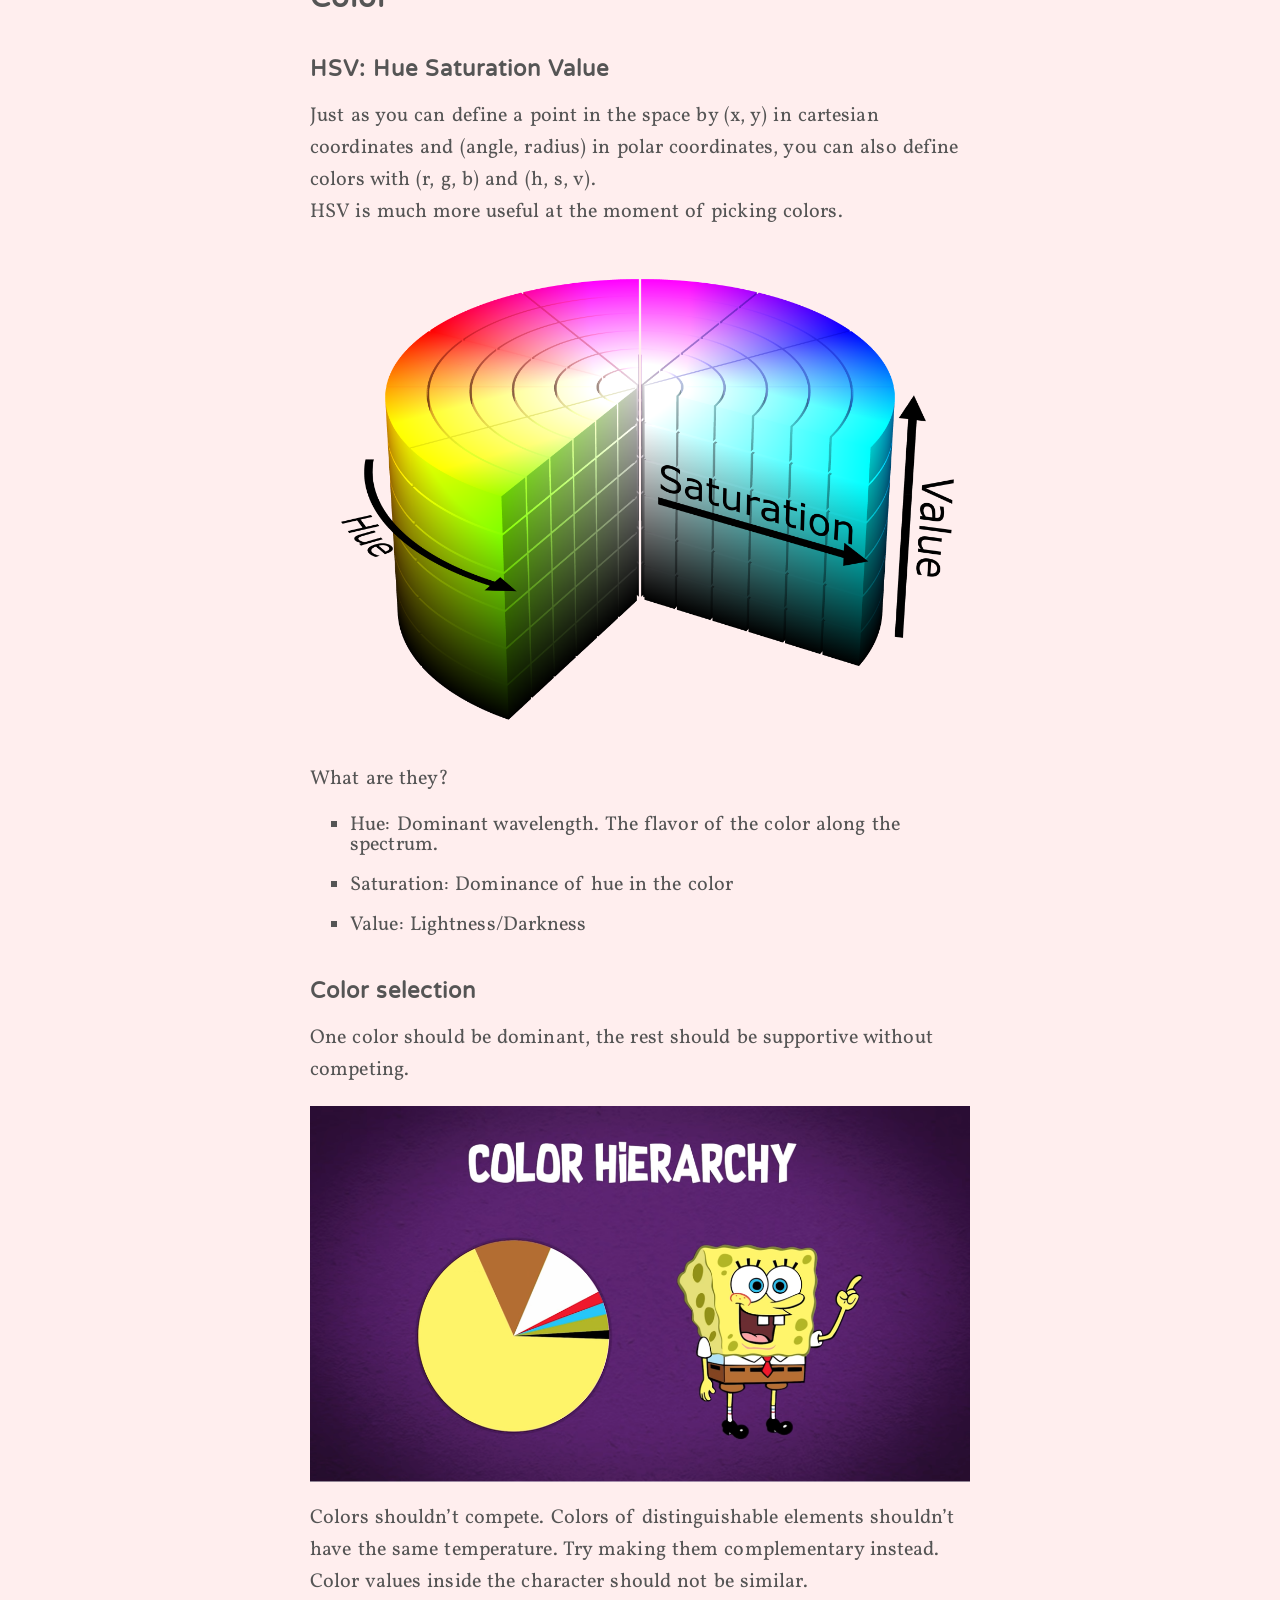
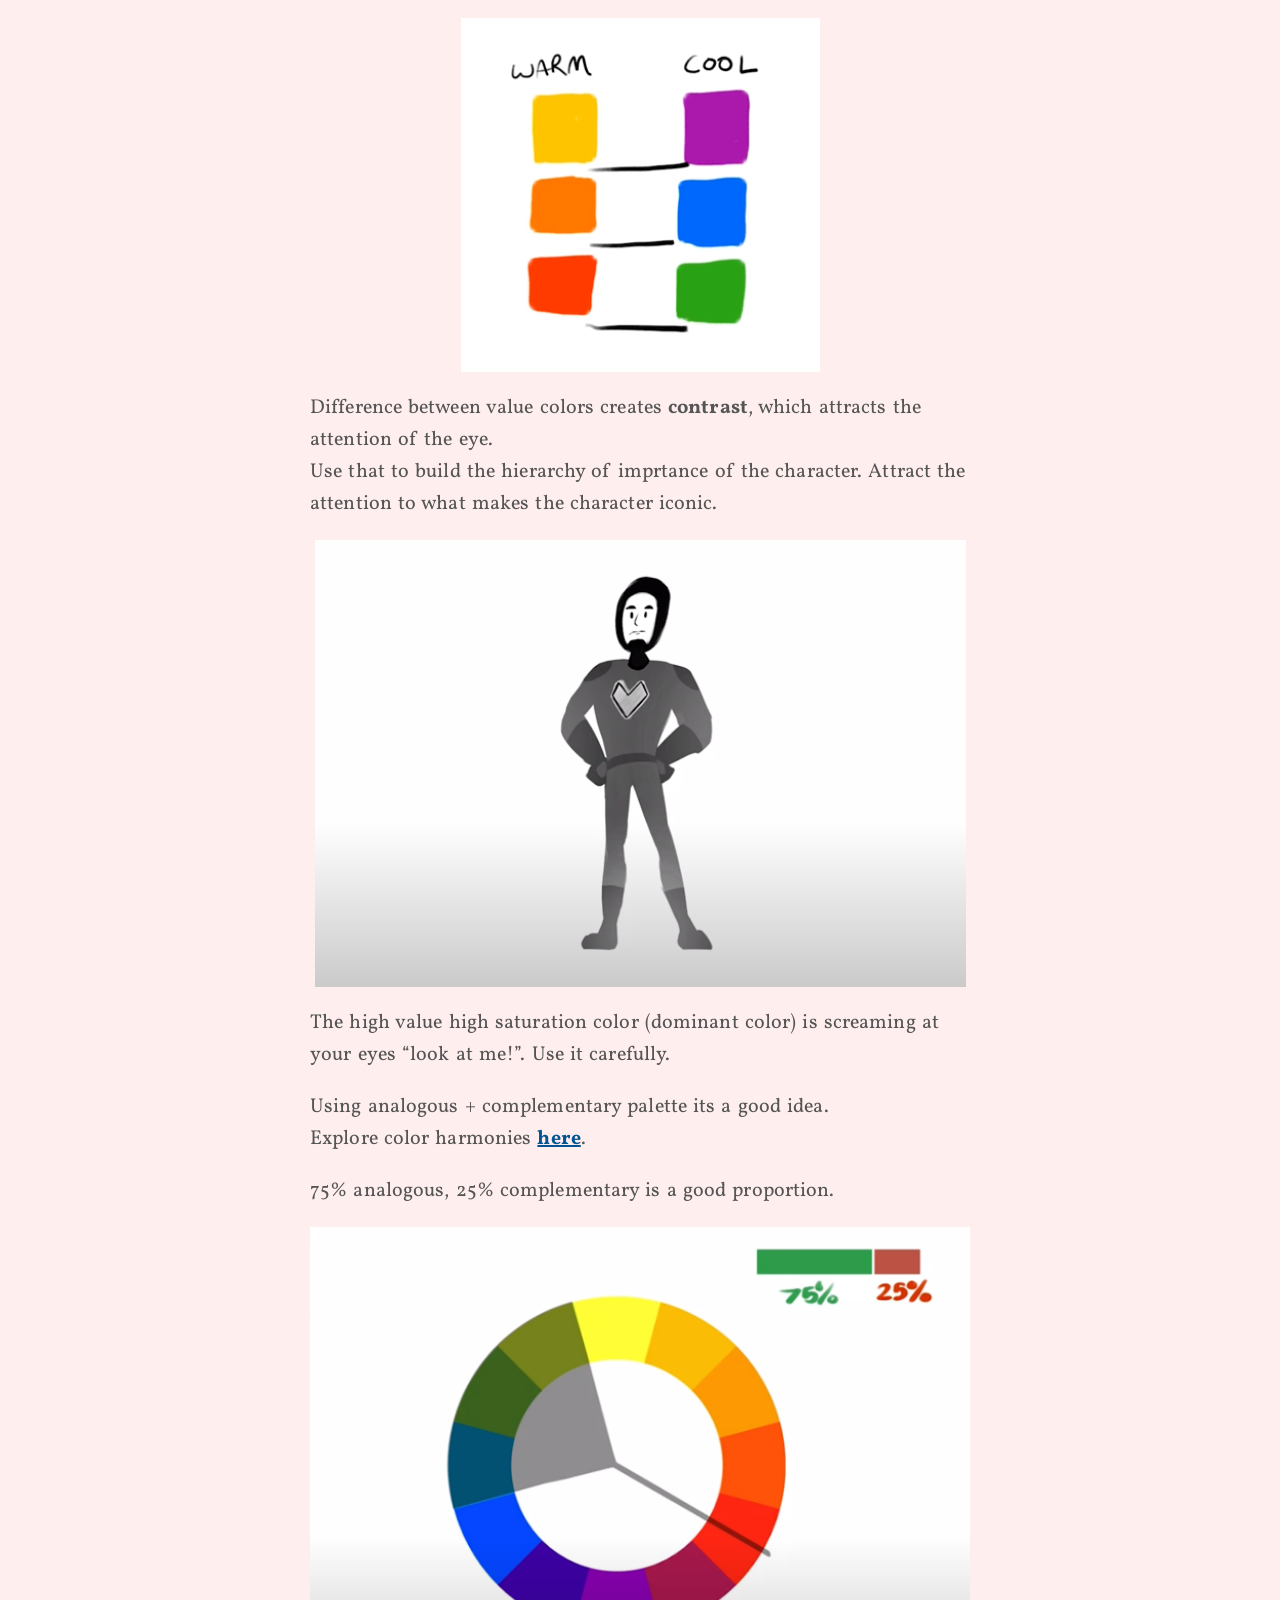
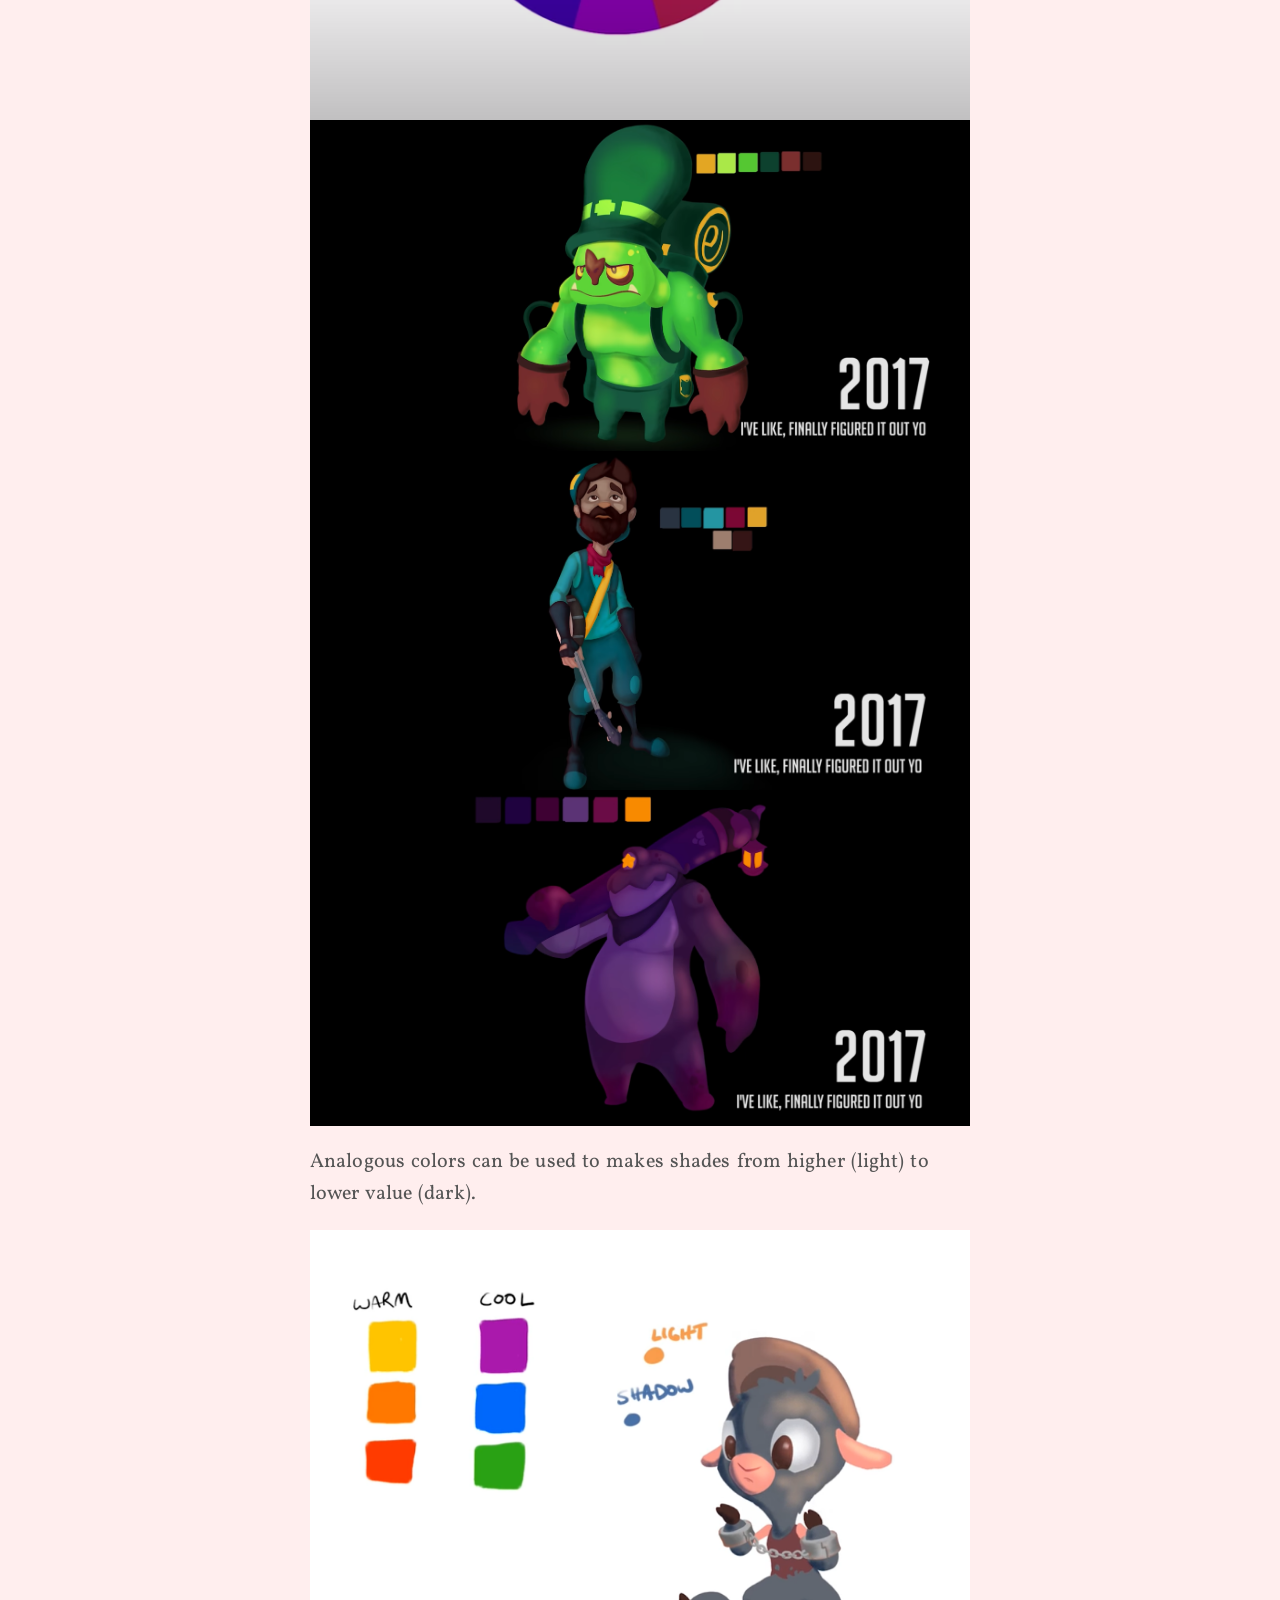
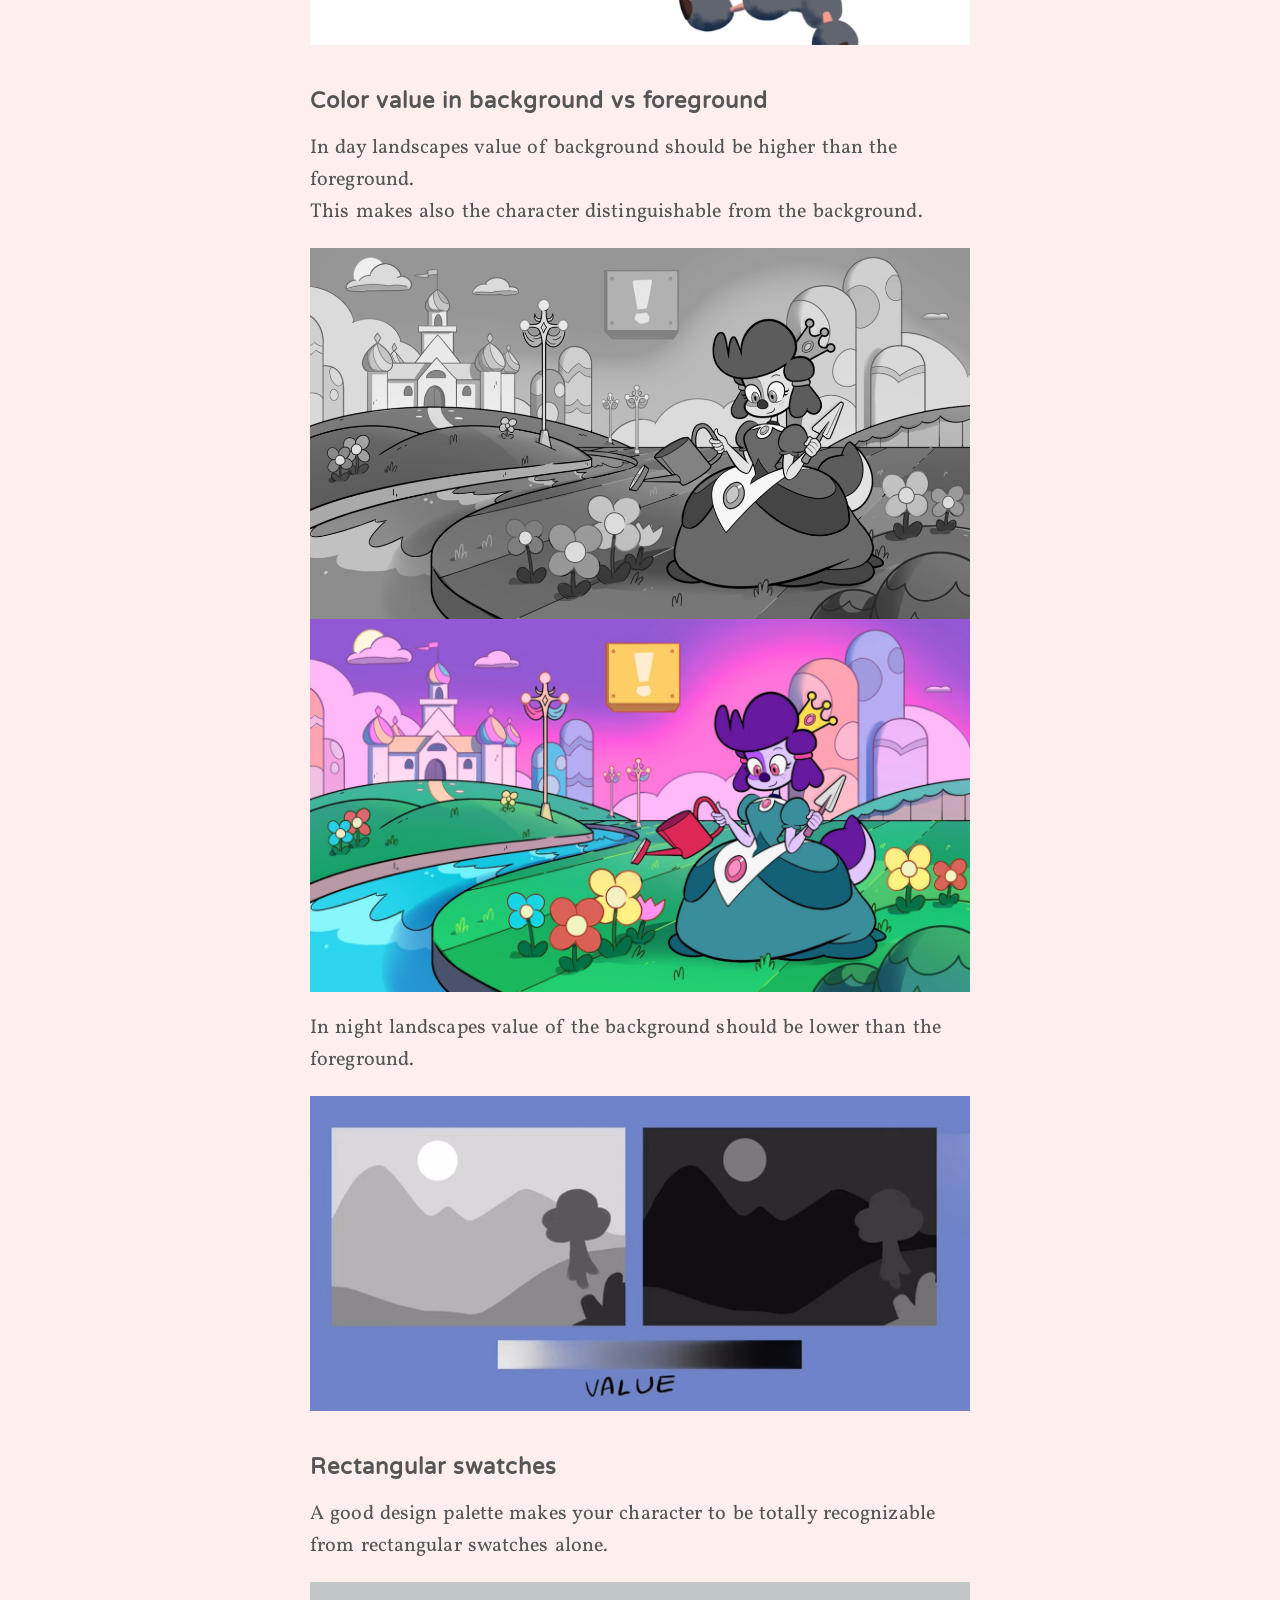
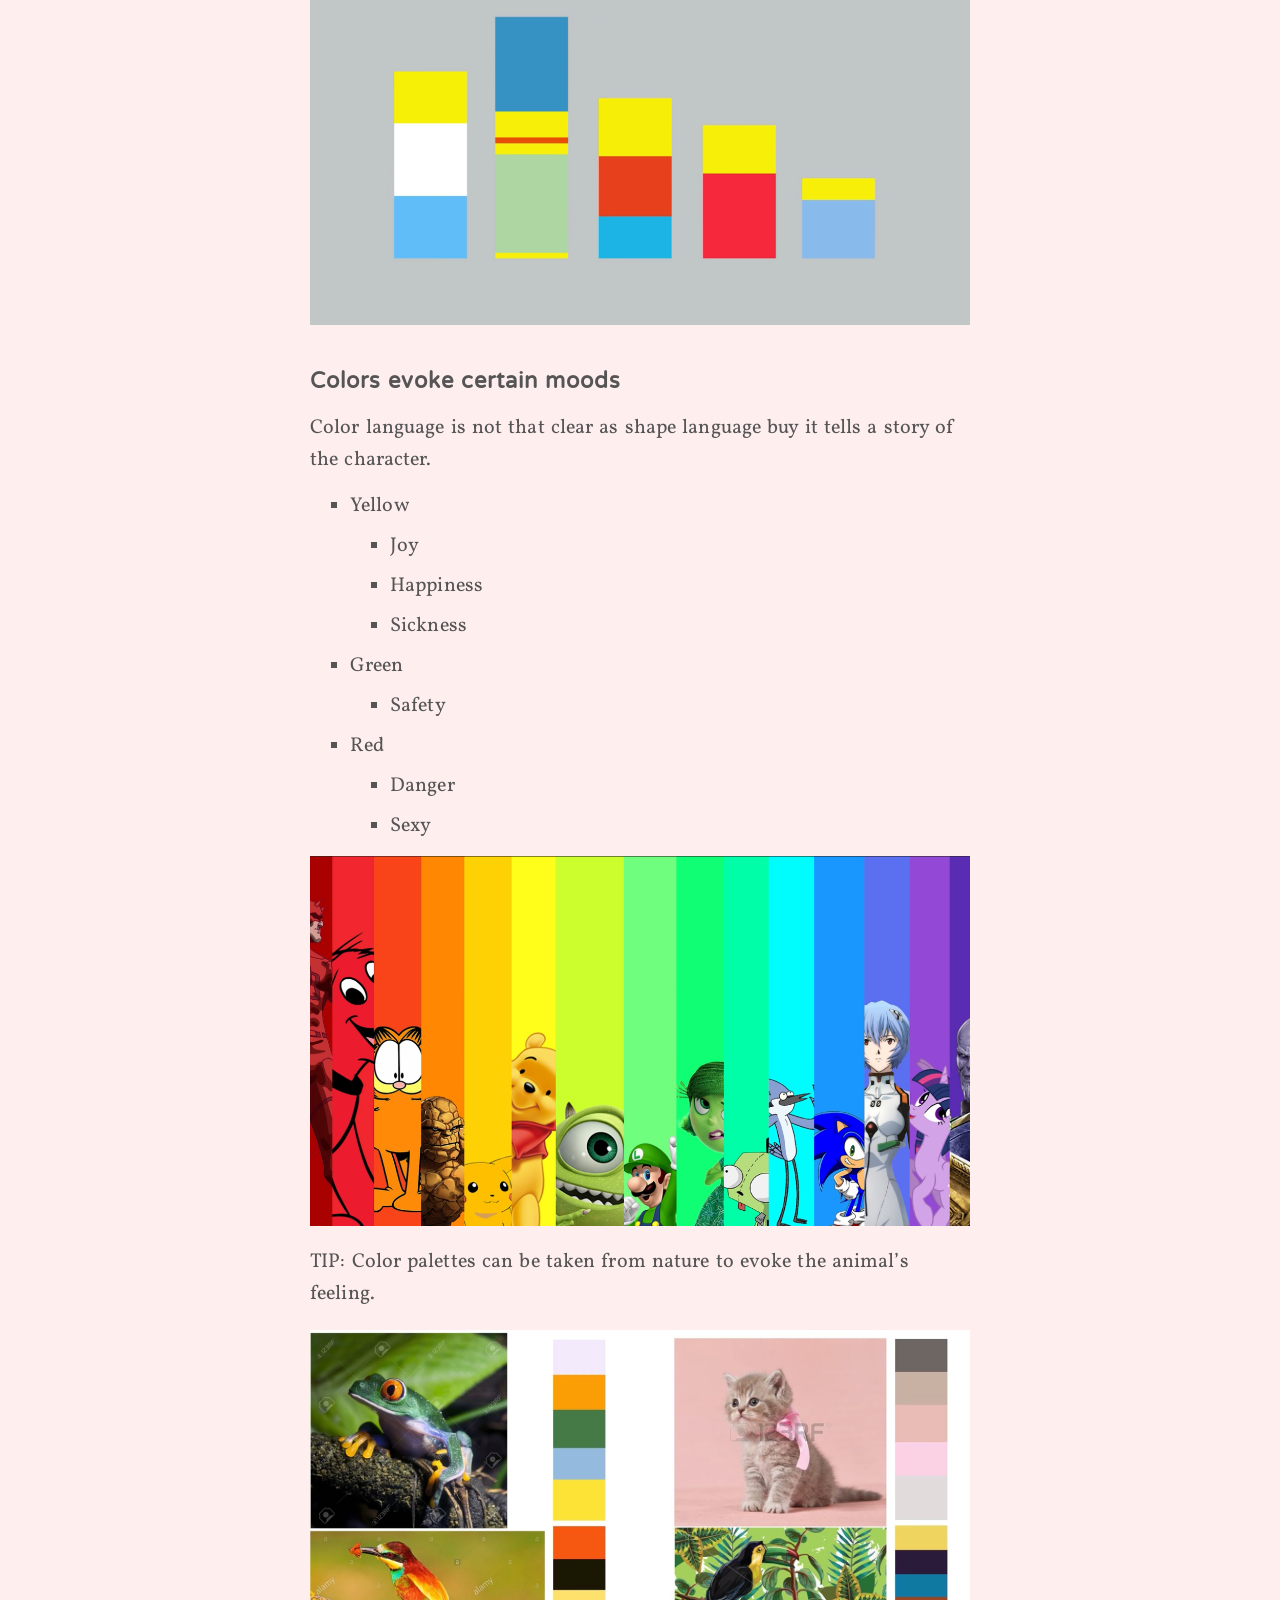
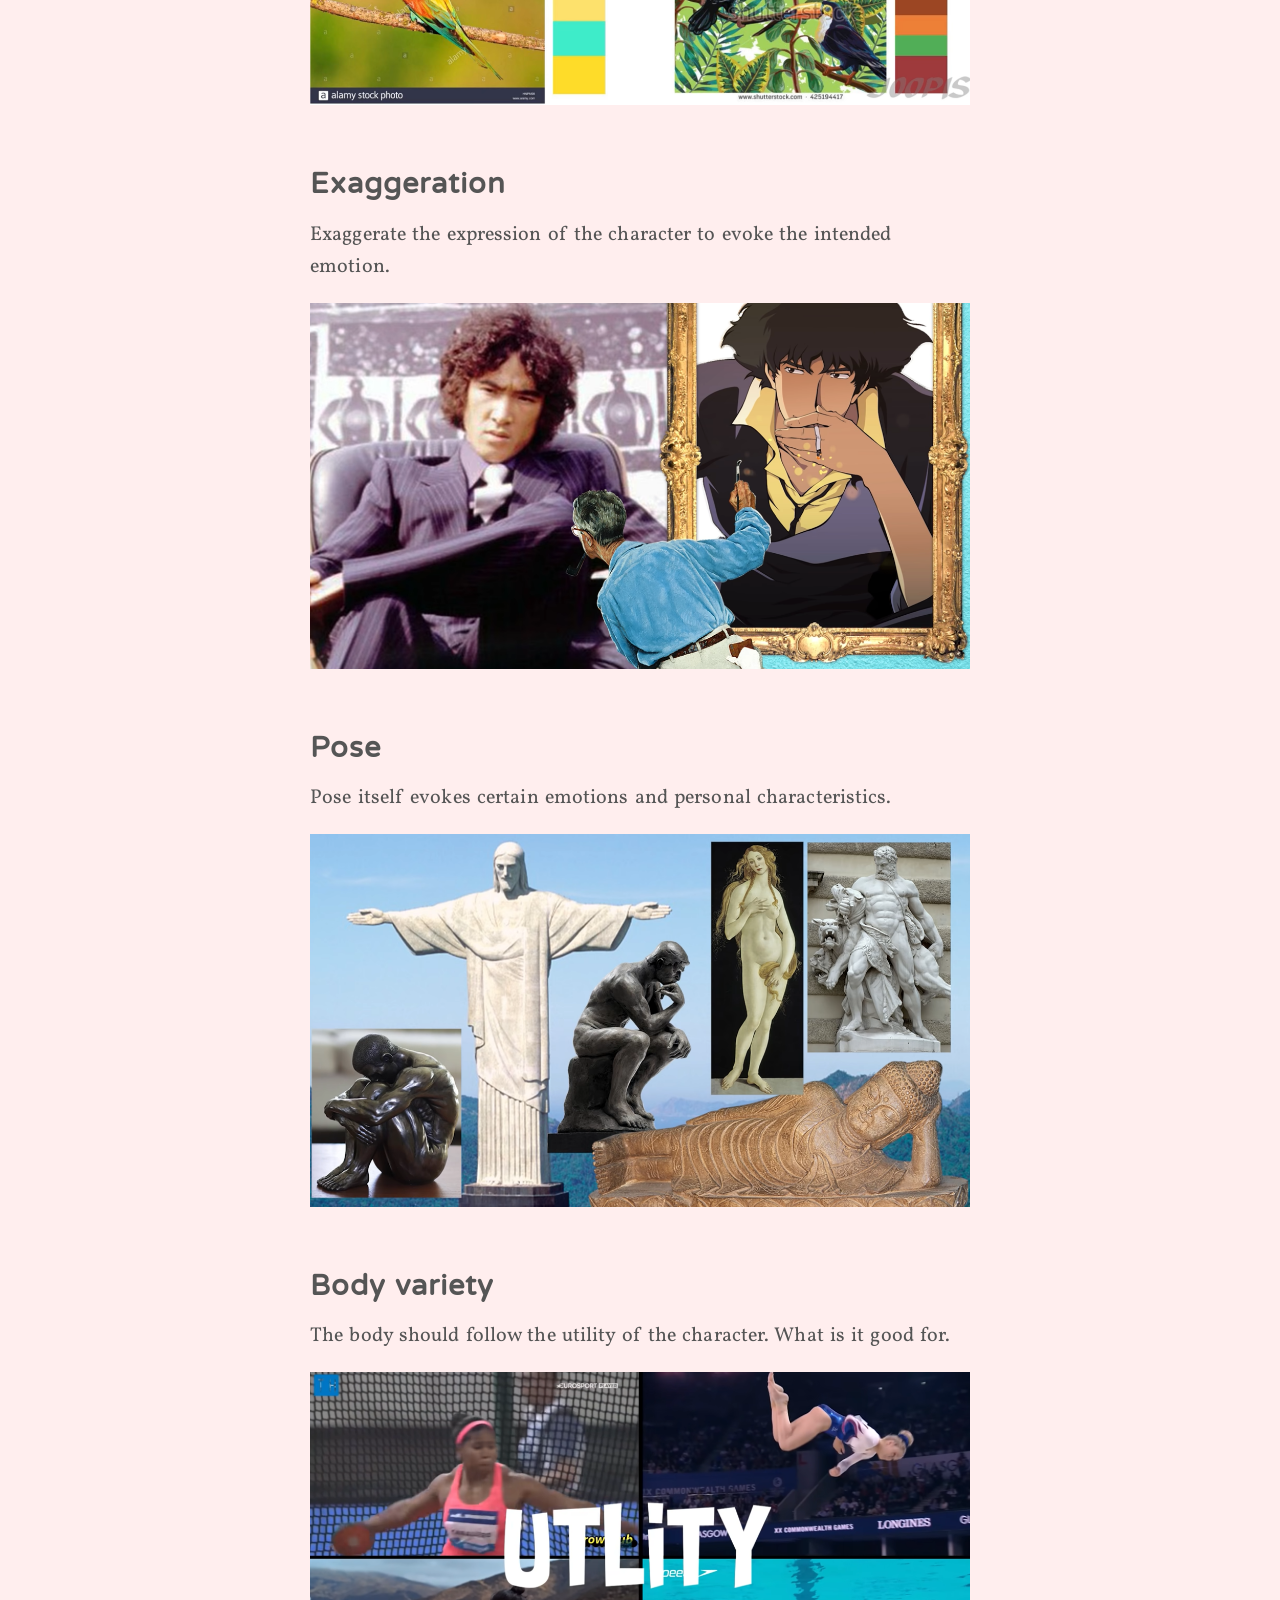
<file: character-design-in-a-nutshell/index.html>
<html>
<head>
    <meta charset="UTF-8">
<meta name="viewport" content="width=device-width, initial-scale=1.0">
<meta http-equiv="X-UA-Compatible" content="ie=edge">
<meta name="google-site-verification" content="VrJ_5sbiz02gK5WqwfSLQ8V2XP4T2R1Zn0frzu90R7w" />
<link rel="icon" href="/images/icon2-64.png" type="image/x-icon" />

<link rel="stylesheet" href="/css/reset.css">


    
<link rel="stylesheet" href="/css/style.css">

    
<link rel="stylesheet" href="/css/highlight.css">

    
<link rel="stylesheet" href="/css/zdog.css">

    
    
    <link href="https://fonts.googleapis.com/css?family=Vollkorn&display=swap" rel="stylesheet">
    <link href="https://fonts.googleapis.com/css?family=Source+Code+Pro&display=swap" rel="stylesheet">
    <title>{NotYet⚡}</title>

    <link href="https://fonts.googleapis.com/css?family=Varela+Round&display=swap" rel="stylesheet">
<meta name="generator" content="Hexo 4.2.0"></head>

    
    <body>
        <div class="top-band"></div>
        <div class="wrap">
            <header>
    <a href="/" class="header-link-home">
        <img src="/images/logo2.png">
    </a>
    <ul class="nav nav-list">
        <li class="nav-list-item"><a class="nav-list-link" href="/">Home</a></li>
        <li class="nav-list-item"><a class="nav-list-link" href="/blog">Blog</a></li>
        <li class="nav-list-item"><a class="nav-list-link" href="/games">Games</a></li>
        <li class="nav-list-item"><a class="nav-list-link" href="/about">About</a></li>
    </ul>
    
</header>


            <div class="middle">
                
<div class="join" >
    <img class="join-bg" src="/images/bubble.svg">
    <div class="join-content">

        <!-- Begin Mailchimp Signup Form -->
<link href="//cdn-images.mailchimp.com/embedcode/horizontal-slim-10_7.css" rel="stylesheet" type="text/css">
<style type="text/css">
    #mc_embed_signup{background: transparent; clear:left; font:14px Helvetica,Arial,sans-serif; width:100%;}
    #mc_embed_signup label, #mc_embed_signup p{
        font-family: 'Source Code Pro', monospace;
        color: #000;
        font-weight: bold;
        margin: 0 0 20px 0;
        line-height: 30px;
        font-size: 14px;
        text-align: center;
    }
    #mc_embed_signup p{color:#666; font-weight: normal;}
	/* Add your own Mailchimp form style overrides in your site stylesheet or in this style block.
	   We recommend moving this block and the preceding CSS link to the HEAD of your HTML file. */
</style>
<div id="mc_embed_signup">
<form action="https://games.us4.list-manage.com/subscribe/post?u=2bb8a45b43e13f5409852b77a&amp;id=c672452f30" method="post" id="mc-embedded-subscribe-form" name="mc-embedded-subscribe-form" class="validate" target="_blank" novalidate>
    <div id="mc_embed_signup_scroll">
    <label for="mce-EMAIL">👀 Subcribe to upcoming games (*cough cough* JetJump... 🏃💥💨) and special promotions.</label>
	<input type="email" value="" name="EMAIL" class="email" id="mce-EMAIL" placeholder="email address" required>
    <!-- real people should not fill this in and expect good things - do not remove this or risk form bot signups-->
    <div style="position: absolute; left: -5000px;" aria-hidden="true"><input type="text" name="b_2bb8a45b43e13f5409852b77a_c672452f30" tabindex="-1" value=""></div>
    <div class="clear"><input type="submit" value="Subscribe" name="subscribe" id="mc-embedded-subscribe" class="button"></div>
    </div>
</form>
<p><img src="/images/spam2.gif" /></p>
</div>

<!--End mc_embed_signup-->

        <!-- div class="join-left">
            <h2><a href="https://discord.gg/3KVcU8p" target="_blank" rel="noopener">Let's stay in touch! Join the discord channel</a></h2>
            <p>See you there!🤜💥🤛</p>
        </div>
        <div class="join-right">
            <a href="https://discord.gg/3KVcU8p" target="_blank" rel="noopener"><img src="/images/discord.png" class="join-discord"></a>
        </div -->
        <!-- div class="join-middle"></div>
        <div class="join-right">
            <p>Receive news about my next game release (I will not spam you. I hate spam too!)</p>
            <form>
                <input type="text">
            </form>
        </div -->
    </div>
    
</div>

<div class="post-content">
    <h2 class="title"><a href="/character-design-in-a-nutshell/index.html">Character Design in a Nutshell</a></h2>
    <p class="date">Jun 9th 2020</p>
    <img src="/character-design-in-a-nutshell/clarity.png" class="">


<p>Today I was looking at some videos to learn more about character design and I decided to take notes.<br>Then I thought… Hmm, these notes are probably useful to many people. Why don’t you put them in a blog post!<br>This is it…</p>
<a id="more"></a>

<p>Aspects to consider at the moment of defining a character are:</p>
<ul>
<li>Silhouette</li>
<li>Color</li>
<li>Exaggeration</li>
<li>Pose</li>
<li>Body variety</li>
<li>Appeal</li>
<li>Lineup</li>
</ul>
<h1 id="Silhouette"><a href="#Silhouette" class="headerlink" title="Silhouette"></a>Silhouette</h1><img src="/character-design-in-a-nutshell/big-identifiable-shapes.png" class="">

<p>A character must be recognizable from the silhouette alone.<br>Tip: Tint to black and check if its recognizable or not<br>The silhouette should have big identifiable shapes.<br>Different shapes evoke different perceptions:</p>
<h2 id="Shape"><a href="#Shape" class="headerlink" title="Shape"></a>Shape</h2><h3 id="Square"><a href="#Square" class="headerlink" title="Square"></a>Square</h3><img src="/character-design-in-a-nutshell/shape-square.png" class="">
<ul>
<li>Stability</li>
<li>Trust</li>
<li>Stubbornness</li>
</ul>
<h3 id="Circle"><a href="#Circle" class="headerlink" title="Circle"></a>Circle</h3><img src="/character-design-in-a-nutshell/shape-circle.png" class="">
<ul>
<li>Friendly</li>
<li>Bouncy</li>
<li>Soft</li>
<li>Welcoming</li>
<li>Happy</li>
</ul>
<h3 id="Triangle"><a href="#Triangle" class="headerlink" title="Triangle"></a>Triangle</h3><img src="/character-design-in-a-nutshell/shape-triangle.png" class="">
<ul>
<li>Edginess</li>
<li>Danger</li>
<li>Intensity</li>
<li>Speed</li>
</ul>
<img src="/character-design-in-a-nutshell/shape-motif.png" class="" title="Choose a shame motif and stick with it">
<p>Choose a shape motif to reduce clutter and stick with it.</p>
<h2 id="About-shape-details"><a href="#About-shape-details" class="headerlink" title="About shape details"></a>About shape details</h2><p>Use simple few big shapes. </p>
<img src="/character-design-in-a-nutshell/shapes-big.png" class="">

<p>Many small shapes are harder to read, draw, and don’t communicate much.</p>
<img src="/character-design-in-a-nutshell/shapes-small.png" class="">

<p>Add a weird unique shape to part of the character improves silhouette clarity.</p>
<img src="/character-design-in-a-nutshell/weird-unique-shape.png" class="">

<img src="/character-design-in-a-nutshell/identifiable-details.png" class="">

<h1 id="Color"><a href="#Color" class="headerlink" title="Color"></a>Color</h1><h2 id="HSV-Hue-Saturation-Value"><a href="#HSV-Hue-Saturation-Value" class="headerlink" title="HSV: Hue Saturation Value"></a>HSV: Hue Saturation Value</h2><p>Just as you can define a point in the space by (x, y) in cartesian coordinates and (angle, radius) in polar coordinates, you can also define colors with (r, g, b) and (h, s, v).<br>HSV is much more useful at the moment of picking colors.</p>
<img src="/character-design-in-a-nutshell/HSV.png" class="">

<p>What are they?</p>
<ul>
<li><strong>Hue</strong>: Dominant wavelength. The flavor of the color along the spectrum.</li>
<li><strong>Saturation</strong>: Dominance of hue in the color</li>
<li><strong>Value</strong>: Lightness/Darkness</li>
</ul>
<h2 id="Color-selection"><a href="#Color-selection" class="headerlink" title="Color selection"></a>Color selection</h2><p>One color should be dominant, the rest should be supportive without competing.</p>
<img src="/character-design-in-a-nutshell/color-hierarchy.png" class="">

<p>Colors shouldn’t compete. Colors of distinguishable elements shouldn’t have the same temperature. Try making them complementary instead.<br>Color values inside the character should not be similar.</p>
<img src="/character-design-in-a-nutshell/color-complementary-lightshadow.png" class="">

<p>Difference between value colors creates <strong>contrast</strong>, which attracts the attention of the eye.<br>Use that to build the hierarchy of imprtance of the character. Attract the attention to what makes the character iconic.</p>
<img src="/character-design-in-a-nutshell/color-contrast.png" class="">

<p>The high value high saturation color (dominant color) is screaming at your eyes “look at me!”. Use it carefully.</p>
<p>Using analogous + complementary palette its a good idea.<br>Explore color harmonies <a href="https://www.sessions.edu/color-calculator/" target="_blank" rel="noopener">here</a>.</p>
<p>75% analogous, 25% complementary is a good proportion.</p>
<img src="/character-design-in-a-nutshell/color-analogous-complementary-proportions.png" class="">

<img src="/character-design-in-a-nutshell/color-proportions.png" class="">
<img src="/character-design-in-a-nutshell/color-proportion2s.png" class="">
<img src="/character-design-in-a-nutshell/color-proportions3.png" class="">

<p>Analogous colors can be used to makes shades from higher (light) to lower value (dark).</p>
<img src="/character-design-in-a-nutshell/color-complementary-lightshadow2.png" class="">

<h2 id="Color-value-in-background-vs-foreground"><a href="#Color-value-in-background-vs-foreground" class="headerlink" title="Color value in background vs foreground"></a>Color value in background vs foreground</h2><p>In day landscapes value of background should be higher than the foreground.<br>This makes also the character distinguishable from the background.</p>
<img src="/character-design-in-a-nutshell/color-background-value2.png" class="">
<img src="/character-design-in-a-nutshell/color-background.png" class="">

<p>In night landscapes value of the background should be lower than the foreground.</p>
<img src="/character-design-in-a-nutshell/color-background-value.png" class="">

<h2 id="Rectangular-swatches"><a href="#Rectangular-swatches" class="headerlink" title="Rectangular swatches"></a>Rectangular swatches</h2><p>A good design palette makes your character to be totally recognizable from rectangular swatches alone.</p>
<img src="/character-design-in-a-nutshell/color-paletes.png" class="">

<h2 id="Colors-evoke-certain-moods"><a href="#Colors-evoke-certain-moods" class="headerlink" title="Colors evoke certain moods"></a>Colors evoke certain moods</h2><p>Color language is not that clear as shape language buy it tells a story of the character.</p>
<ul>
<li>Yellow<ul>
<li>Joy </li>
<li>Happiness</li>
<li>Sickness</li>
</ul>
</li>
<li>Green<ul>
<li>Safety</li>
</ul>
</li>
<li>Red<ul>
<li>Danger</li>
<li>Sexy</li>
</ul>
</li>
</ul>
<img src="/character-design-in-a-nutshell/color-language.png" class="">

<p>TIP: Color palettes can be taken from nature to evoke the animal’s feeling.</p>
<img src="/character-design-in-a-nutshell/color-pallete-nature.png" class="">

<h1 id="Exaggeration"><a href="#Exaggeration" class="headerlink" title="Exaggeration"></a>Exaggeration</h1><p>Exaggerate the expression of the character to evoke the intended emotion.</p>
<img src="/character-design-in-a-nutshell/exaggeration.png" class="">

<h1 id="Pose"><a href="#Pose" class="headerlink" title="Pose"></a>Pose</h1><p>Pose itself evokes certain emotions and personal characteristics.</p>
<img src="/character-design-in-a-nutshell/pose.png" class="">

<h1 id="Body-variety"><a href="#Body-variety" class="headerlink" title="Body variety"></a>Body variety</h1><p>The body should follow the utility of the character. What is it good for.</p>
<img src="/character-design-in-a-nutshell/body-utility.png" class="">

<h1 id="Appeal"><a href="#Appeal" class="headerlink" title="Appeal"></a>Appeal</h1><p>The size of the head, torso, and legs defines the appeal of your character.</p>
<img src="/character-design-in-a-nutshell/appeal.png" class="">

<p>A character with a bigger dynamic space is more appealing.</p>
<img src="/character-design-in-a-nutshell/appealing-dynamic-spacing.png" class="">

<h1 id="Lineup"><a href="#Lineup" class="headerlink" title="Lineup"></a>Lineup</h1><p>Design character in a lineup to avoid proportion problems between characters.<br>A good character design should look like a rollercoaster.</p>
<img src="/character-design-in-a-nutshell/lineup-variety.png" class="">

<h1 id="Sources"><a href="#Sources" class="headerlink" title="Sources"></a>Sources</h1><p>I made this post from taking notes of videos and researching on the internet.<br>This is just a compilation.</p>
<p>There are pretty cool people teaching all this. Please consider follow or donate.<br>This is a list of some of the videos I took screenshots from and their respective links to follow/donations:</p>
<h2 id="BaM-Animation"><a href="#BaM-Animation" class="headerlink" title="BaM Animation"></a>BaM Animation</h2><iframe width="560" height="315" src="https://www.youtube.com/embed/8wm9ti-gzLM?rel=0&amp;showinfo=0" frameborder="0" gesture="media" allow="encrypted-media" allowfullscreen></iframe>

<h3 id="Follow-Donate"><a href="#Follow-Donate" class="headerlink" title="Follow / Donate"></a>Follow / Donate</h3><ul>
<li><a href="https://www.patreon.com/BamAnimation" target="_blank" rel="noopener">Patreon</a></li>
<li><a href="https://www.brentandmax.com/" target="_blank" rel="noopener">Store</a></li>
<li><a href="https://portfolio-maximus.tumblr.com" target="_blank" rel="noopener">Portfolio</a></li>
<li><a href="https://brentnoll.com/" target="_blank" rel="noopener">Portfolio2</a></li>
<li><a href="https://www.instagram.com/bam_animation/" target="_blank" rel="noopener">Instagram</a></li>
</ul>
<h2 id="Brookes-Eggleston-Character-Design-Forge"><a href="#Brookes-Eggleston-Character-Design-Forge" class="headerlink" title="Brookes Eggleston - Character Design Forge"></a>Brookes Eggleston - Character Design Forge</h2><iframe width="560" height="315" src="https://www.youtube.com/embed/W2LJAP-Srhk?rel=0&amp;showinfo=0" frameborder="0" gesture="media" allow="encrypted-media" allowfullscreen></iframe>
<iframe width="560" height="315" src="https://www.youtube.com/embed/kYWXoj-8_9E?rel=0&amp;showinfo=0" frameborder="0" gesture="media" allow="encrypted-media" allowfullscreen></iframe>

<h3 id="Follow-Donate-1"><a href="#Follow-Donate-1" class="headerlink" title="Follow / Donate"></a>Follow / Donate</h3><ul>
<li><a href="http://learncharacterdesign.com" target="_blank" rel="noopener">Courses</a></li>
<li><a href="http://twitch.tv/bageldenizen" target="_blank" rel="noopener">Twitch</a></li>
<li><a href="http://instagram.com/bageldenizen" target="_blank" rel="noopener">Instagram</a></li>
<li><a href="http://patreon.com/bageldenizen" target="_blank" rel="noopener">Patreon</a></li>
<li><a href="http://twitter.com/bageldenizen" target="_blank" rel="noopener">Twitter</a></li>
</ul>
<h2 id="The-Joopis"><a href="#The-Joopis" class="headerlink" title="The Joopis"></a>The Joopis</h2><iframe width="560" height="315" src="https://www.youtube.com/embed/3VQl0scK5HM?rel=0&amp;showinfo=0" frameborder="0" gesture="media" allow="encrypted-media" allowfullscreen></iframe>

<h3 id="Follow-Donate-2"><a href="#Follow-Donate-2" class="headerlink" title="Follow / Donate"></a>Follow / Donate</h3><ul>
<li><a href="http://joopis.com/" target="_blank" rel="noopener">Website</a></li>
<li><a href="https://twitter.com/joopis" target="_blank" rel="noopener">Twitter</a></li>
<li><a href="https://www.patreon.com/Joopis" target="_blank" rel="noopener">Patreon</a></li>
<li><a href="http://instagram.com/thejoopis" target="_blank" rel="noopener">Instagram</a></li>
<li><a href="https://www.facebook.com/Joopis" target="_blank" rel="noopener">Facebook</a></li>
<li><a href="https://www.twitch.tv/thejoopis" target="_blank" rel="noopener">Twitch</a></li>
<li><a href="https://www.redbubble.com/people/Joop/shop" target="_blank" rel="noopener">Redbubble</a></li>
<li><a href="https://www.etsy.com/shop/TheJoopis" target="_blank" rel="noopener">Etsy</a></li>
<li><a href="http://thejoopis.deviantart.com" target="_blank" rel="noopener">DeviantArt</a></li>
<li><a href="http://joopis.com/unwhole" target="_blank" rel="noopener">Webcomic</a></li>
</ul>

</div>

<div class="join" >
    <img class="join-bg" src="/images/bubble.svg">
    <div class="join-content">

        <!-- Begin Mailchimp Signup Form -->
<link href="//cdn-images.mailchimp.com/embedcode/horizontal-slim-10_7.css" rel="stylesheet" type="text/css">
<style type="text/css">
    #mc_embed_signup{background: transparent; clear:left; font:14px Helvetica,Arial,sans-serif; width:100%;}
    #mc_embed_signup label, #mc_embed_signup p{
        font-family: 'Source Code Pro', monospace;
        color: #000;
        font-weight: bold;
        margin: 0 0 20px 0;
        line-height: 30px;
        font-size: 14px;
        text-align: center;
    }
    #mc_embed_signup p{color:#666; font-weight: normal;}
	/* Add your own Mailchimp form style overrides in your site stylesheet or in this style block.
	   We recommend moving this block and the preceding CSS link to the HEAD of your HTML file. */
</style>
<div id="mc_embed_signup">
<form action="https://games.us4.list-manage.com/subscribe/post?u=2bb8a45b43e13f5409852b77a&amp;id=c672452f30" method="post" id="mc-embedded-subscribe-form" name="mc-embedded-subscribe-form" class="validate" target="_blank" novalidate>
    <div id="mc_embed_signup_scroll">
    <label for="mce-EMAIL">👀 Subcribe to upcoming games (*cough cough* JetJump... 🏃💥💨) and special promotions.</label>
	<input type="email" value="" name="EMAIL" class="email" id="mce-EMAIL" placeholder="email address" required>
    <!-- real people should not fill this in and expect good things - do not remove this or risk form bot signups-->
    <div style="position: absolute; left: -5000px;" aria-hidden="true"><input type="text" name="b_2bb8a45b43e13f5409852b77a_c672452f30" tabindex="-1" value=""></div>
    <div class="clear"><input type="submit" value="Subscribe" name="subscribe" id="mc-embedded-subscribe" class="button"></div>
    </div>
</form>
<p><img src="/images/spam2.gif" /></p>
</div>

<!--End mc_embed_signup-->

        <!-- div class="join-left">
            <h2><a href="https://discord.gg/3KVcU8p" target="_blank" rel="noopener">Let's stay in touch! Join the discord channel</a></h2>
            <p>See you there!🤜💥🤛</p>
        </div>
        <div class="join-right">
            <a href="https://discord.gg/3KVcU8p" target="_blank" rel="noopener"><img src="/images/discord.png" class="join-discord"></a>
        </div -->
        <!-- div class="join-middle"></div>
        <div class="join-right">
            <p>Receive news about my next game release (I will not spam you. I hate spam too!)</p>
            <form>
                <input type="text">
            </form>
        </div -->
    </div>
    
</div>


<div id="disqus_thread"></div>

            </div>
        </div>
        <div class="footer">
    <p>Website made in <a href="https://hexo.io/" target="_blank">Hexo</a>. Home animation made in <a href="https://zzz.dog/" target="_blank">ZDog</a>. With ❤️ by <a href="http://twitter.com/chulini" target="_blank">JQ</a>.</p>
</div>

    <script>
      var disqus_shortname = 'notyet-1';
      
      var disqus_url = 'https://notyet.games/character-design-in-a-nutshell/';
      
      (function(){
        var dsq = document.createElement('script');
        dsq.type = 'text/javascript';
        dsq.async = true;
        dsq.src = '//go.disqus.com/embed.js';
        (document.getElementsByTagName('head')[0] || document.getElementsByTagName('body')[0]).appendChild(dsq);
      })();
    </script>
    
    

    </body>    
    

</html>
</file>
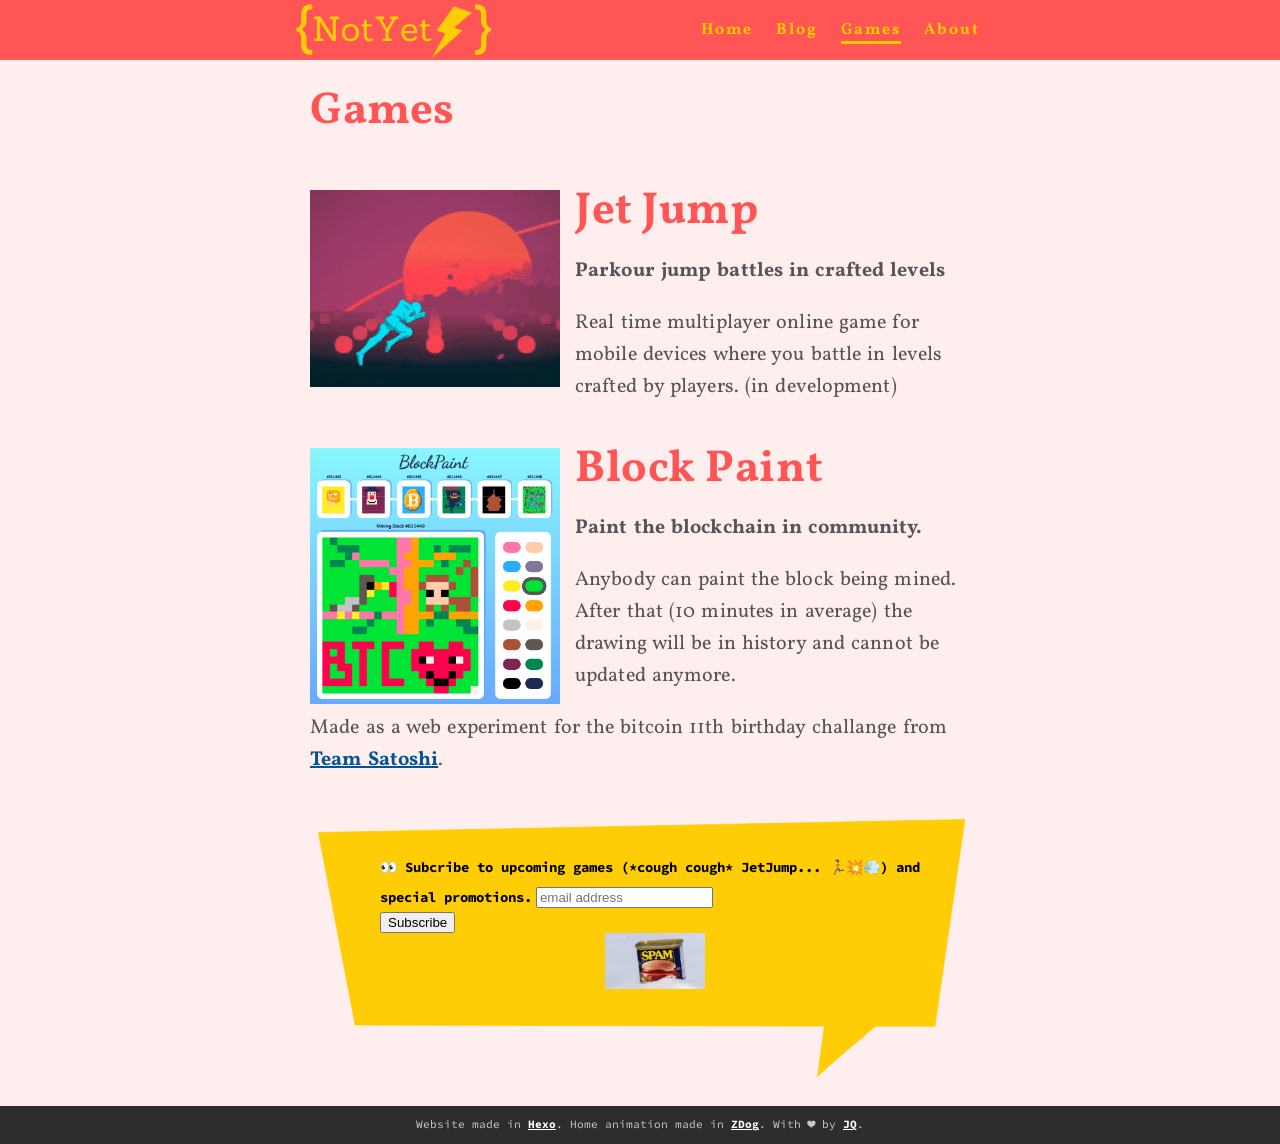
<file: games/index.html>
<html>
<head>
    <meta charset="UTF-8">
<meta name="viewport" content="width=device-width, initial-scale=1.0">
<meta http-equiv="X-UA-Compatible" content="ie=edge">
<meta name="google-site-verification" content="VrJ_5sbiz02gK5WqwfSLQ8V2XP4T2R1Zn0frzu90R7w" />
<link rel="icon" href="/images/icon2-64.png" type="image/x-icon" />

<link rel="stylesheet" href="/css/reset.css">


    
<link rel="stylesheet" href="/css/style.css">

    
<link rel="stylesheet" href="/css/highlight.css">

    
<link rel="stylesheet" href="/css/zdog.css">

    
    
    <link href="https://fonts.googleapis.com/css?family=Vollkorn&display=swap" rel="stylesheet">
    <link href="https://fonts.googleapis.com/css?family=Source+Code+Pro&display=swap" rel="stylesheet">
    <title>{NotYet⚡}</title>

    <link href="https://fonts.googleapis.com/css?family=Varela+Round&display=swap" rel="stylesheet">
<meta name="generator" content="Hexo 4.2.0"></head>

    
    <body>
        <div class="top-band"></div>
        <div class="wrap">
            <header>
    <a href="/" class="header-link-home">
        <img src="/images/logo2.png">
    </a>
    <ul class="nav nav-list">
        <li class="nav-list-item"><a class="nav-list-link" href="/">Home</a></li>
        <li class="nav-list-item"><a class="nav-list-link" href="/blog">Blog</a></li>
        <li class="nav-list-item current "><a class="nav-list-link" href="/games">Games</a></li>
        <li class="nav-list-item"><a class="nav-list-link" href="/about">About</a></li>
    </ul>
    
</header>


            <div class="middle">
                
    <div class="post-content">
        <h2 class="title"><a href="/games/index.html">Games</a></h2>
        <div class="games">
<a href = "https://www.instagram.com/jet.jump/"><img src ="../images/jj.gif" /></a>

<h2 id="Jet-Jump"><a href="#Jet-Jump" class="headerlink" title="Jet Jump"></a><a href="https://www.instagram.com/jet.jump/" target="_blank" rel="noopener">Jet Jump</a></h2><p><strong>Parkour jump battles in crafted levels</strong></p>
<p>Real time multiplayer online game for mobile devices where you battle in levels crafted by players. (in development)</p>
</div>

<div class="games">
<a href = "http://notyet.games/blockpaint/"><img src ="../images/BlockPaint3.png" /></a>

<h2 id="Block-Paint"><a href="#Block-Paint" class="headerlink" title="Block Paint"></a><a href="http://notyet.games/blockpaint/">Block Paint</a></h2><p><strong>Paint the blockchain in community.</strong></p>
<p>Anybody can paint the block being mined. After that (10 minutes in average) the drawing will be in history and cannot be updated anymore.</p>
<p>Made as a web experiment for the bitcoin 11th birthday challange from <a href="http://teamsatoshi.org/" target="_blank" rel="noopener">Team Satoshi</a>. </p>
</div>

    </div>
    
<div class="join" >
    <img class="join-bg" src="/images/bubble.svg">
    <div class="join-content">

        <!-- Begin Mailchimp Signup Form -->
<link href="//cdn-images.mailchimp.com/embedcode/horizontal-slim-10_7.css" rel="stylesheet" type="text/css">
<style type="text/css">
    #mc_embed_signup{background: transparent; clear:left; font:14px Helvetica,Arial,sans-serif; width:100%;}
    #mc_embed_signup label, #mc_embed_signup p{
        font-family: 'Source Code Pro', monospace;
        color: #000;
        font-weight: bold;
        margin: 0 0 20px 0;
        line-height: 30px;
        font-size: 14px;
        text-align: center;
    }
    #mc_embed_signup p{color:#666; font-weight: normal;}
	/* Add your own Mailchimp form style overrides in your site stylesheet or in this style block.
	   We recommend moving this block and the preceding CSS link to the HEAD of your HTML file. */
</style>
<div id="mc_embed_signup">
<form action="https://games.us4.list-manage.com/subscribe/post?u=2bb8a45b43e13f5409852b77a&amp;id=c672452f30" method="post" id="mc-embedded-subscribe-form" name="mc-embedded-subscribe-form" class="validate" target="_blank" novalidate>
    <div id="mc_embed_signup_scroll">
    <label for="mce-EMAIL">👀 Subcribe to upcoming games (*cough cough* JetJump... 🏃💥💨) and special promotions.</label>
	<input type="email" value="" name="EMAIL" class="email" id="mce-EMAIL" placeholder="email address" required>
    <!-- real people should not fill this in and expect good things - do not remove this or risk form bot signups-->
    <div style="position: absolute; left: -5000px;" aria-hidden="true"><input type="text" name="b_2bb8a45b43e13f5409852b77a_c672452f30" tabindex="-1" value=""></div>
    <div class="clear"><input type="submit" value="Subscribe" name="subscribe" id="mc-embedded-subscribe" class="button"></div>
    </div>
</form>
<p><img src="/images/spam2.gif" /></p>
</div>

<!--End mc_embed_signup-->

        <!-- div class="join-left">
            <h2><a href="https://discord.gg/3KVcU8p" target="_blank" rel="noopener">Let's stay in touch! Join the discord channel</a></h2>
            <p>See you there!🤜💥🤛</p>
        </div>
        <div class="join-right">
            <a href="https://discord.gg/3KVcU8p" target="_blank" rel="noopener"><img src="/images/discord.png" class="join-discord"></a>
        </div -->
        <!-- div class="join-middle"></div>
        <div class="join-right">
            <p>Receive news about my next game release (I will not spam you. I hate spam too!)</p>
            <form>
                <input type="text">
            </form>
        </div -->
    </div>
    
</div>


            </div>
        </div>
        <div class="footer">
    <p>Website made in <a href="https://hexo.io/" target="_blank">Hexo</a>. Home animation made in <a href="https://zzz.dog/" target="_blank">ZDog</a>. With ❤️ by <a href="http://twitter.com/chulini" target="_blank">JQ</a>.</p>
</div>

    <script>
      var disqus_shortname = 'notyet-1';
      
      var disqus_url = 'https://notyet.games/games/';
      
      (function(){
        var dsq = document.createElement('script');
        dsq.type = 'text/javascript';
        dsq.async = true;
        dsq.src = '//go.disqus.com/embed.js';
        (document.getElementsByTagName('head')[0] || document.getElementsByTagName('body')[0]).appendChild(dsq);
      })();
    </script>
    
    

    </body>    
    

</html>
</file>
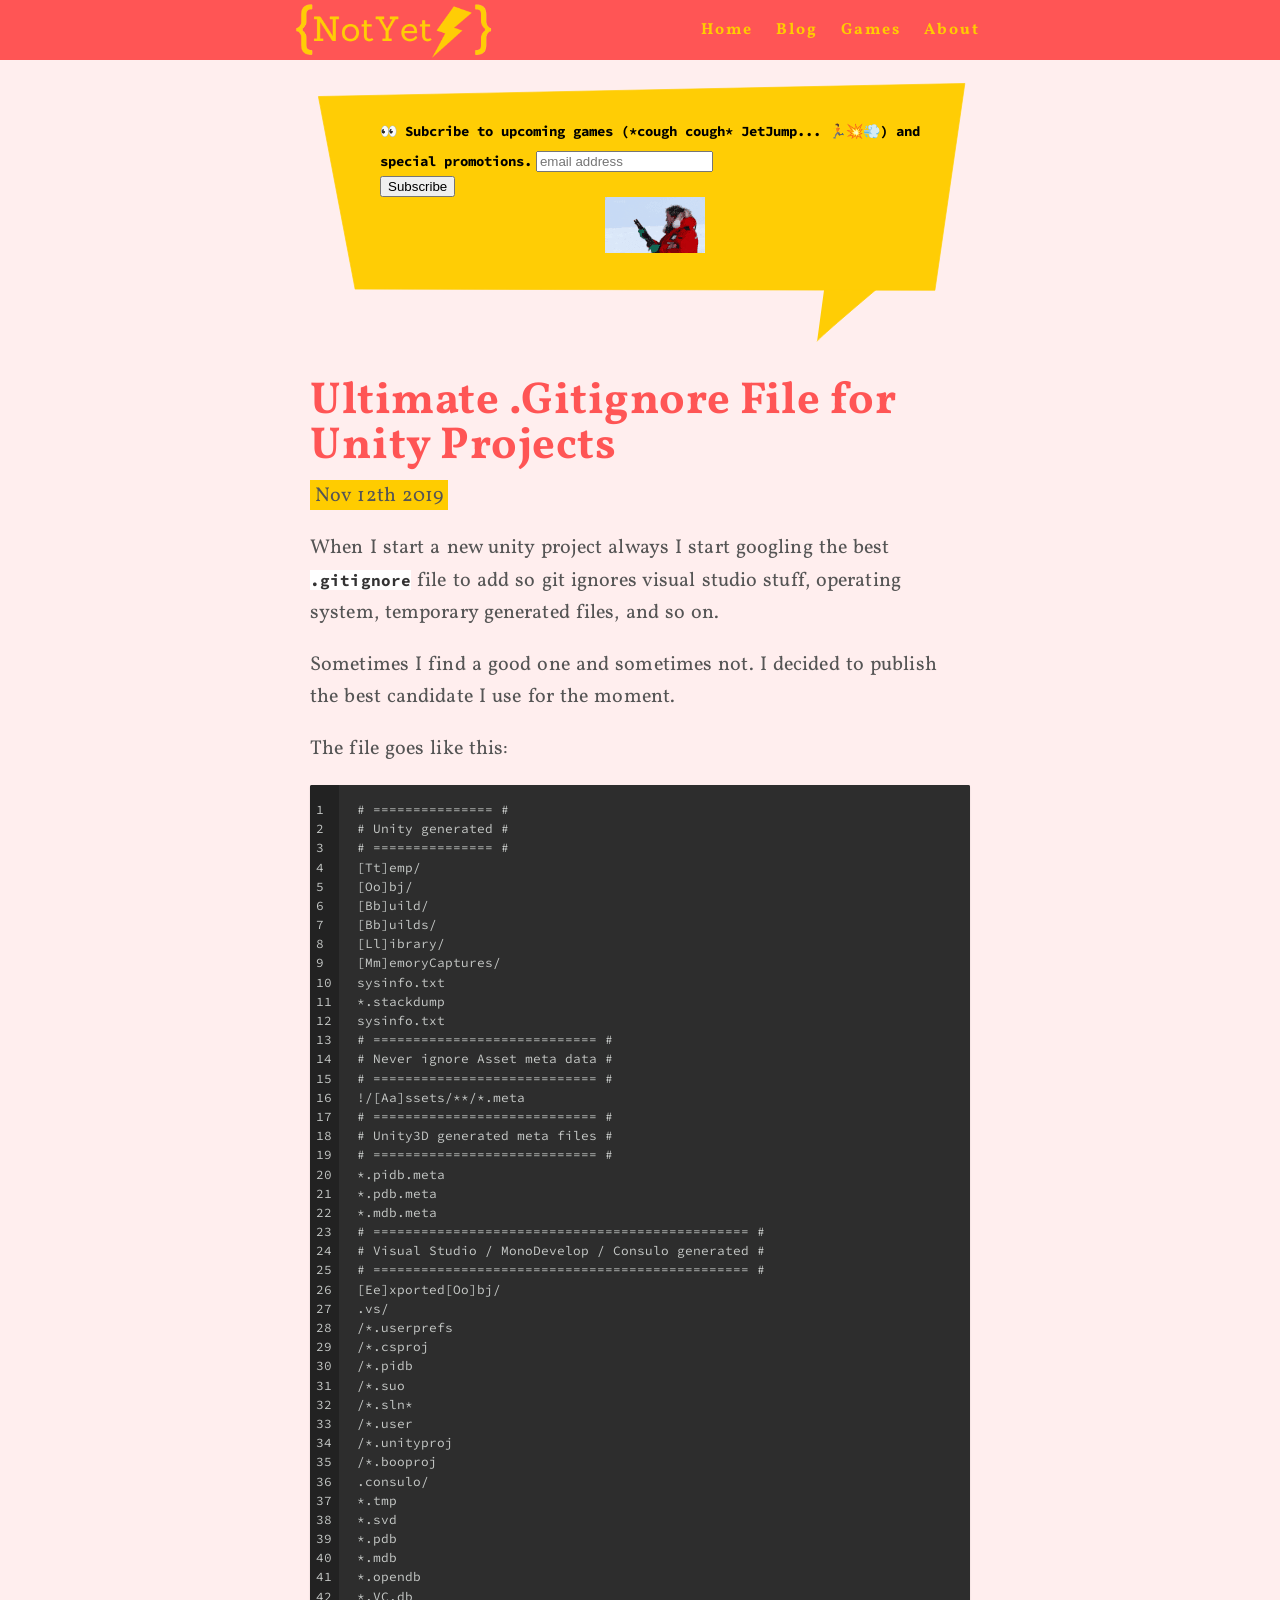
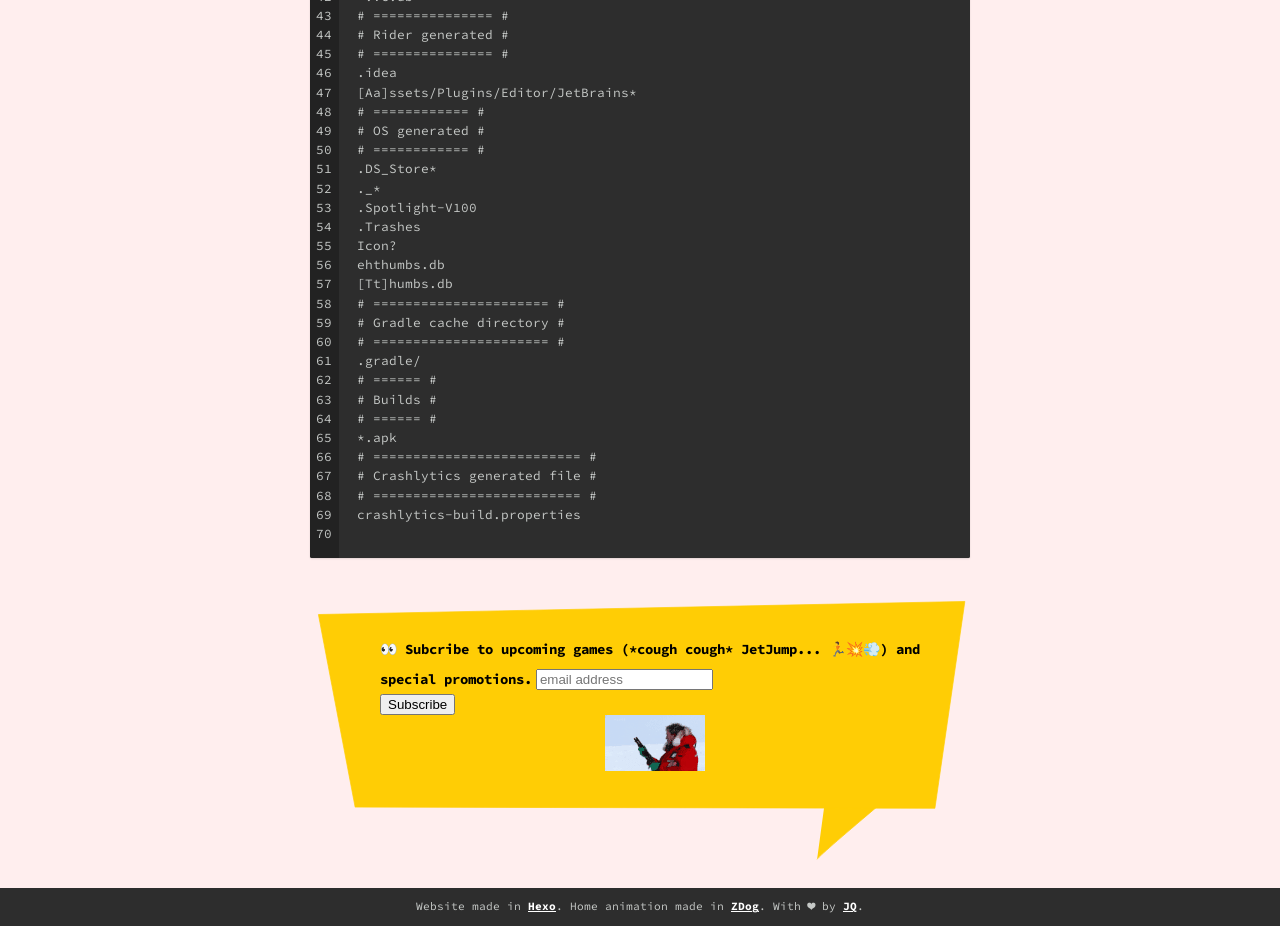
<file: gitignore-unity/index.html>
<html>
<head>
    <meta charset="UTF-8">
<meta name="viewport" content="width=device-width, initial-scale=1.0">
<meta http-equiv="X-UA-Compatible" content="ie=edge">
<meta name="google-site-verification" content="VrJ_5sbiz02gK5WqwfSLQ8V2XP4T2R1Zn0frzu90R7w" />
<link rel="icon" href="/images/icon2-64.png" type="image/x-icon" />

<link rel="stylesheet" href="/css/reset.css">


    
<link rel="stylesheet" href="/css/style.css">

    
<link rel="stylesheet" href="/css/highlight.css">

    
<link rel="stylesheet" href="/css/zdog.css">

    
    
    <link href="https://fonts.googleapis.com/css?family=Vollkorn&display=swap" rel="stylesheet">
    <link href="https://fonts.googleapis.com/css?family=Source+Code+Pro&display=swap" rel="stylesheet">
    <title>{NotYet⚡}</title>

    <link href="https://fonts.googleapis.com/css?family=Varela+Round&display=swap" rel="stylesheet">
<meta name="generator" content="Hexo 4.2.0"></head>

    
    <body>
        <div class="top-band"></div>
        <div class="wrap">
            <header>
    <a href="/" class="header-link-home">
        <img src="/images/logo2.png">
    </a>
    <ul class="nav nav-list">
        <li class="nav-list-item"><a class="nav-list-link" href="/">Home</a></li>
        <li class="nav-list-item"><a class="nav-list-link" href="/blog">Blog</a></li>
        <li class="nav-list-item"><a class="nav-list-link" href="/games">Games</a></li>
        <li class="nav-list-item"><a class="nav-list-link" href="/about">About</a></li>
    </ul>
    
</header>


            <div class="middle">
                
<div class="join" >
    <img class="join-bg" src="/images/bubble.svg">
    <div class="join-content">

        <!-- Begin Mailchimp Signup Form -->
<link href="//cdn-images.mailchimp.com/embedcode/horizontal-slim-10_7.css" rel="stylesheet" type="text/css">
<style type="text/css">
    #mc_embed_signup{background: transparent; clear:left; font:14px Helvetica,Arial,sans-serif; width:100%;}
    #mc_embed_signup label, #mc_embed_signup p{
        font-family: 'Source Code Pro', monospace;
        color: #000;
        font-weight: bold;
        margin: 0 0 20px 0;
        line-height: 30px;
        font-size: 14px;
        text-align: center;
    }
    #mc_embed_signup p{color:#666; font-weight: normal;}
	/* Add your own Mailchimp form style overrides in your site stylesheet or in this style block.
	   We recommend moving this block and the preceding CSS link to the HEAD of your HTML file. */
</style>
<div id="mc_embed_signup">
<form action="https://games.us4.list-manage.com/subscribe/post?u=2bb8a45b43e13f5409852b77a&amp;id=c672452f30" method="post" id="mc-embedded-subscribe-form" name="mc-embedded-subscribe-form" class="validate" target="_blank" novalidate>
    <div id="mc_embed_signup_scroll">
    <label for="mce-EMAIL">👀 Subcribe to upcoming games (*cough cough* JetJump... 🏃💥💨) and special promotions.</label>
	<input type="email" value="" name="EMAIL" class="email" id="mce-EMAIL" placeholder="email address" required>
    <!-- real people should not fill this in and expect good things - do not remove this or risk form bot signups-->
    <div style="position: absolute; left: -5000px;" aria-hidden="true"><input type="text" name="b_2bb8a45b43e13f5409852b77a_c672452f30" tabindex="-1" value=""></div>
    <div class="clear"><input type="submit" value="Subscribe" name="subscribe" id="mc-embedded-subscribe" class="button"></div>
    </div>
</form>
<p><img src="/images/spam2.gif" /></p>
</div>

<!--End mc_embed_signup-->

        <!-- div class="join-left">
            <h2><a href="https://discord.gg/3KVcU8p" target="_blank" rel="noopener">Let's stay in touch! Join the discord channel</a></h2>
            <p>See you there!🤜💥🤛</p>
        </div>
        <div class="join-right">
            <a href="https://discord.gg/3KVcU8p" target="_blank" rel="noopener"><img src="/images/discord.png" class="join-discord"></a>
        </div -->
        <!-- div class="join-middle"></div>
        <div class="join-right">
            <p>Receive news about my next game release (I will not spam you. I hate spam too!)</p>
            <form>
                <input type="text">
            </form>
        </div -->
    </div>
    
</div>

<div class="post-content">
    <h2 class="title"><a href="/gitignore-unity/index.html">Ultimate .Gitignore File for Unity Projects</a></h2>
    <p class="date">Nov 12th 2019</p>
    <p>When I start a new unity project always I start googling the best <code>.gitignore</code> file to add so git ignores visual studio stuff, operating system, temporary generated files, and so on.</p>
<p>Sometimes I find a good one and sometimes not. I decided to publish the best candidate I use for the moment.</p>
<p>The file goes like this:</p>
<a id="more"></a>

<figure class="highlight plain"><table><tr><td class="gutter"><pre><span class="line">1</span><br><span class="line">2</span><br><span class="line">3</span><br><span class="line">4</span><br><span class="line">5</span><br><span class="line">6</span><br><span class="line">7</span><br><span class="line">8</span><br><span class="line">9</span><br><span class="line">10</span><br><span class="line">11</span><br><span class="line">12</span><br><span class="line">13</span><br><span class="line">14</span><br><span class="line">15</span><br><span class="line">16</span><br><span class="line">17</span><br><span class="line">18</span><br><span class="line">19</span><br><span class="line">20</span><br><span class="line">21</span><br><span class="line">22</span><br><span class="line">23</span><br><span class="line">24</span><br><span class="line">25</span><br><span class="line">26</span><br><span class="line">27</span><br><span class="line">28</span><br><span class="line">29</span><br><span class="line">30</span><br><span class="line">31</span><br><span class="line">32</span><br><span class="line">33</span><br><span class="line">34</span><br><span class="line">35</span><br><span class="line">36</span><br><span class="line">37</span><br><span class="line">38</span><br><span class="line">39</span><br><span class="line">40</span><br><span class="line">41</span><br><span class="line">42</span><br><span class="line">43</span><br><span class="line">44</span><br><span class="line">45</span><br><span class="line">46</span><br><span class="line">47</span><br><span class="line">48</span><br><span class="line">49</span><br><span class="line">50</span><br><span class="line">51</span><br><span class="line">52</span><br><span class="line">53</span><br><span class="line">54</span><br><span class="line">55</span><br><span class="line">56</span><br><span class="line">57</span><br><span class="line">58</span><br><span class="line">59</span><br><span class="line">60</span><br><span class="line">61</span><br><span class="line">62</span><br><span class="line">63</span><br><span class="line">64</span><br><span class="line">65</span><br><span class="line">66</span><br><span class="line">67</span><br><span class="line">68</span><br><span class="line">69</span><br><span class="line">70</span><br></pre></td><td class="code"><pre><span class="line"># &#x3D;&#x3D;&#x3D;&#x3D;&#x3D;&#x3D;&#x3D;&#x3D;&#x3D;&#x3D;&#x3D;&#x3D;&#x3D;&#x3D;&#x3D; #</span><br><span class="line"># Unity generated #</span><br><span class="line"># &#x3D;&#x3D;&#x3D;&#x3D;&#x3D;&#x3D;&#x3D;&#x3D;&#x3D;&#x3D;&#x3D;&#x3D;&#x3D;&#x3D;&#x3D; #</span><br><span class="line">[Tt]emp&#x2F;</span><br><span class="line">[Oo]bj&#x2F;</span><br><span class="line">[Bb]uild&#x2F;</span><br><span class="line">[Bb]uilds&#x2F;</span><br><span class="line">[Ll]ibrary&#x2F;</span><br><span class="line">[Mm]emoryCaptures&#x2F;</span><br><span class="line">sysinfo.txt</span><br><span class="line">*.stackdump</span><br><span class="line">sysinfo.txt</span><br><span class="line"># &#x3D;&#x3D;&#x3D;&#x3D;&#x3D;&#x3D;&#x3D;&#x3D;&#x3D;&#x3D;&#x3D;&#x3D;&#x3D;&#x3D;&#x3D;&#x3D;&#x3D;&#x3D;&#x3D;&#x3D;&#x3D;&#x3D;&#x3D;&#x3D;&#x3D;&#x3D;&#x3D;&#x3D; #</span><br><span class="line"># Never ignore Asset meta data #</span><br><span class="line"># &#x3D;&#x3D;&#x3D;&#x3D;&#x3D;&#x3D;&#x3D;&#x3D;&#x3D;&#x3D;&#x3D;&#x3D;&#x3D;&#x3D;&#x3D;&#x3D;&#x3D;&#x3D;&#x3D;&#x3D;&#x3D;&#x3D;&#x3D;&#x3D;&#x3D;&#x3D;&#x3D;&#x3D; #</span><br><span class="line">!&#x2F;[Aa]ssets&#x2F;**&#x2F;*.meta</span><br><span class="line"># &#x3D;&#x3D;&#x3D;&#x3D;&#x3D;&#x3D;&#x3D;&#x3D;&#x3D;&#x3D;&#x3D;&#x3D;&#x3D;&#x3D;&#x3D;&#x3D;&#x3D;&#x3D;&#x3D;&#x3D;&#x3D;&#x3D;&#x3D;&#x3D;&#x3D;&#x3D;&#x3D;&#x3D; #</span><br><span class="line"># Unity3D generated meta files #</span><br><span class="line"># &#x3D;&#x3D;&#x3D;&#x3D;&#x3D;&#x3D;&#x3D;&#x3D;&#x3D;&#x3D;&#x3D;&#x3D;&#x3D;&#x3D;&#x3D;&#x3D;&#x3D;&#x3D;&#x3D;&#x3D;&#x3D;&#x3D;&#x3D;&#x3D;&#x3D;&#x3D;&#x3D;&#x3D; #</span><br><span class="line">*.pidb.meta</span><br><span class="line">*.pdb.meta</span><br><span class="line">*.mdb.meta</span><br><span class="line"># &#x3D;&#x3D;&#x3D;&#x3D;&#x3D;&#x3D;&#x3D;&#x3D;&#x3D;&#x3D;&#x3D;&#x3D;&#x3D;&#x3D;&#x3D;&#x3D;&#x3D;&#x3D;&#x3D;&#x3D;&#x3D;&#x3D;&#x3D;&#x3D;&#x3D;&#x3D;&#x3D;&#x3D;&#x3D;&#x3D;&#x3D;&#x3D;&#x3D;&#x3D;&#x3D;&#x3D;&#x3D;&#x3D;&#x3D;&#x3D;&#x3D;&#x3D;&#x3D;&#x3D;&#x3D;&#x3D;&#x3D; #</span><br><span class="line"># Visual Studio &#x2F; MonoDevelop &#x2F; Consulo generated #</span><br><span class="line"># &#x3D;&#x3D;&#x3D;&#x3D;&#x3D;&#x3D;&#x3D;&#x3D;&#x3D;&#x3D;&#x3D;&#x3D;&#x3D;&#x3D;&#x3D;&#x3D;&#x3D;&#x3D;&#x3D;&#x3D;&#x3D;&#x3D;&#x3D;&#x3D;&#x3D;&#x3D;&#x3D;&#x3D;&#x3D;&#x3D;&#x3D;&#x3D;&#x3D;&#x3D;&#x3D;&#x3D;&#x3D;&#x3D;&#x3D;&#x3D;&#x3D;&#x3D;&#x3D;&#x3D;&#x3D;&#x3D;&#x3D; #</span><br><span class="line">[Ee]xported[Oo]bj&#x2F;</span><br><span class="line">.vs&#x2F;</span><br><span class="line">&#x2F;*.userprefs</span><br><span class="line">&#x2F;*.csproj</span><br><span class="line">&#x2F;*.pidb</span><br><span class="line">&#x2F;*.suo</span><br><span class="line">&#x2F;*.sln*</span><br><span class="line">&#x2F;*.user</span><br><span class="line">&#x2F;*.unityproj</span><br><span class="line">&#x2F;*.booproj</span><br><span class="line">.consulo&#x2F;</span><br><span class="line">*.tmp</span><br><span class="line">*.svd</span><br><span class="line">*.pdb</span><br><span class="line">*.mdb</span><br><span class="line">*.opendb</span><br><span class="line">*.VC.db</span><br><span class="line"># &#x3D;&#x3D;&#x3D;&#x3D;&#x3D;&#x3D;&#x3D;&#x3D;&#x3D;&#x3D;&#x3D;&#x3D;&#x3D;&#x3D;&#x3D; #</span><br><span class="line"># Rider generated #</span><br><span class="line"># &#x3D;&#x3D;&#x3D;&#x3D;&#x3D;&#x3D;&#x3D;&#x3D;&#x3D;&#x3D;&#x3D;&#x3D;&#x3D;&#x3D;&#x3D; #</span><br><span class="line">.idea</span><br><span class="line">[Aa]ssets&#x2F;Plugins&#x2F;Editor&#x2F;JetBrains*</span><br><span class="line"># &#x3D;&#x3D;&#x3D;&#x3D;&#x3D;&#x3D;&#x3D;&#x3D;&#x3D;&#x3D;&#x3D;&#x3D; #</span><br><span class="line"># OS generated #</span><br><span class="line"># &#x3D;&#x3D;&#x3D;&#x3D;&#x3D;&#x3D;&#x3D;&#x3D;&#x3D;&#x3D;&#x3D;&#x3D; #</span><br><span class="line">.DS_Store*</span><br><span class="line">._*</span><br><span class="line">.Spotlight-V100</span><br><span class="line">.Trashes</span><br><span class="line">Icon?</span><br><span class="line">ehthumbs.db</span><br><span class="line">[Tt]humbs.db</span><br><span class="line"># &#x3D;&#x3D;&#x3D;&#x3D;&#x3D;&#x3D;&#x3D;&#x3D;&#x3D;&#x3D;&#x3D;&#x3D;&#x3D;&#x3D;&#x3D;&#x3D;&#x3D;&#x3D;&#x3D;&#x3D;&#x3D;&#x3D; #</span><br><span class="line"># Gradle cache directory #</span><br><span class="line"># &#x3D;&#x3D;&#x3D;&#x3D;&#x3D;&#x3D;&#x3D;&#x3D;&#x3D;&#x3D;&#x3D;&#x3D;&#x3D;&#x3D;&#x3D;&#x3D;&#x3D;&#x3D;&#x3D;&#x3D;&#x3D;&#x3D; #</span><br><span class="line">.gradle&#x2F;</span><br><span class="line"># &#x3D;&#x3D;&#x3D;&#x3D;&#x3D;&#x3D; #</span><br><span class="line"># Builds #</span><br><span class="line"># &#x3D;&#x3D;&#x3D;&#x3D;&#x3D;&#x3D; #</span><br><span class="line">*.apk</span><br><span class="line"># &#x3D;&#x3D;&#x3D;&#x3D;&#x3D;&#x3D;&#x3D;&#x3D;&#x3D;&#x3D;&#x3D;&#x3D;&#x3D;&#x3D;&#x3D;&#x3D;&#x3D;&#x3D;&#x3D;&#x3D;&#x3D;&#x3D;&#x3D;&#x3D;&#x3D;&#x3D; #</span><br><span class="line"># Crashlytics generated file #</span><br><span class="line"># &#x3D;&#x3D;&#x3D;&#x3D;&#x3D;&#x3D;&#x3D;&#x3D;&#x3D;&#x3D;&#x3D;&#x3D;&#x3D;&#x3D;&#x3D;&#x3D;&#x3D;&#x3D;&#x3D;&#x3D;&#x3D;&#x3D;&#x3D;&#x3D;&#x3D;&#x3D; #</span><br><span class="line">crashlytics-build.properties</span><br><span class="line"></span><br></pre></td></tr></table></figure>
</div>

<div class="join" >
    <img class="join-bg" src="/images/bubble.svg">
    <div class="join-content">

        <!-- Begin Mailchimp Signup Form -->
<link href="//cdn-images.mailchimp.com/embedcode/horizontal-slim-10_7.css" rel="stylesheet" type="text/css">
<style type="text/css">
    #mc_embed_signup{background: transparent; clear:left; font:14px Helvetica,Arial,sans-serif; width:100%;}
    #mc_embed_signup label, #mc_embed_signup p{
        font-family: 'Source Code Pro', monospace;
        color: #000;
        font-weight: bold;
        margin: 0 0 20px 0;
        line-height: 30px;
        font-size: 14px;
        text-align: center;
    }
    #mc_embed_signup p{color:#666; font-weight: normal;}
	/* Add your own Mailchimp form style overrides in your site stylesheet or in this style block.
	   We recommend moving this block and the preceding CSS link to the HEAD of your HTML file. */
</style>
<div id="mc_embed_signup">
<form action="https://games.us4.list-manage.com/subscribe/post?u=2bb8a45b43e13f5409852b77a&amp;id=c672452f30" method="post" id="mc-embedded-subscribe-form" name="mc-embedded-subscribe-form" class="validate" target="_blank" novalidate>
    <div id="mc_embed_signup_scroll">
    <label for="mce-EMAIL">👀 Subcribe to upcoming games (*cough cough* JetJump... 🏃💥💨) and special promotions.</label>
	<input type="email" value="" name="EMAIL" class="email" id="mce-EMAIL" placeholder="email address" required>
    <!-- real people should not fill this in and expect good things - do not remove this or risk form bot signups-->
    <div style="position: absolute; left: -5000px;" aria-hidden="true"><input type="text" name="b_2bb8a45b43e13f5409852b77a_c672452f30" tabindex="-1" value=""></div>
    <div class="clear"><input type="submit" value="Subscribe" name="subscribe" id="mc-embedded-subscribe" class="button"></div>
    </div>
</form>
<p><img src="/images/spam2.gif" /></p>
</div>

<!--End mc_embed_signup-->

        <!-- div class="join-left">
            <h2><a href="https://discord.gg/3KVcU8p" target="_blank" rel="noopener">Let's stay in touch! Join the discord channel</a></h2>
            <p>See you there!🤜💥🤛</p>
        </div>
        <div class="join-right">
            <a href="https://discord.gg/3KVcU8p" target="_blank" rel="noopener"><img src="/images/discord.png" class="join-discord"></a>
        </div -->
        <!-- div class="join-middle"></div>
        <div class="join-right">
            <p>Receive news about my next game release (I will not spam you. I hate spam too!)</p>
            <form>
                <input type="text">
            </form>
        </div -->
    </div>
    
</div>


<div id="disqus_thread"></div>

            </div>
        </div>
        <div class="footer">
    <p>Website made in <a href="https://hexo.io/" target="_blank">Hexo</a>. Home animation made in <a href="https://zzz.dog/" target="_blank">ZDog</a>. With ❤️ by <a href="http://twitter.com/chulini" target="_blank">JQ</a>.</p>
</div>

    <script>
      var disqus_shortname = 'notyet-1';
      
      var disqus_url = 'https://notyet.games/gitignore-unity/';
      
      (function(){
        var dsq = document.createElement('script');
        dsq.type = 'text/javascript';
        dsq.async = true;
        dsq.src = '//go.disqus.com/embed.js';
        (document.getElementsByTagName('head')[0] || document.getElementsByTagName('body')[0]).appendChild(dsq);
      })();
    </script>
    
    

    </body>    
    

</html>
</file>
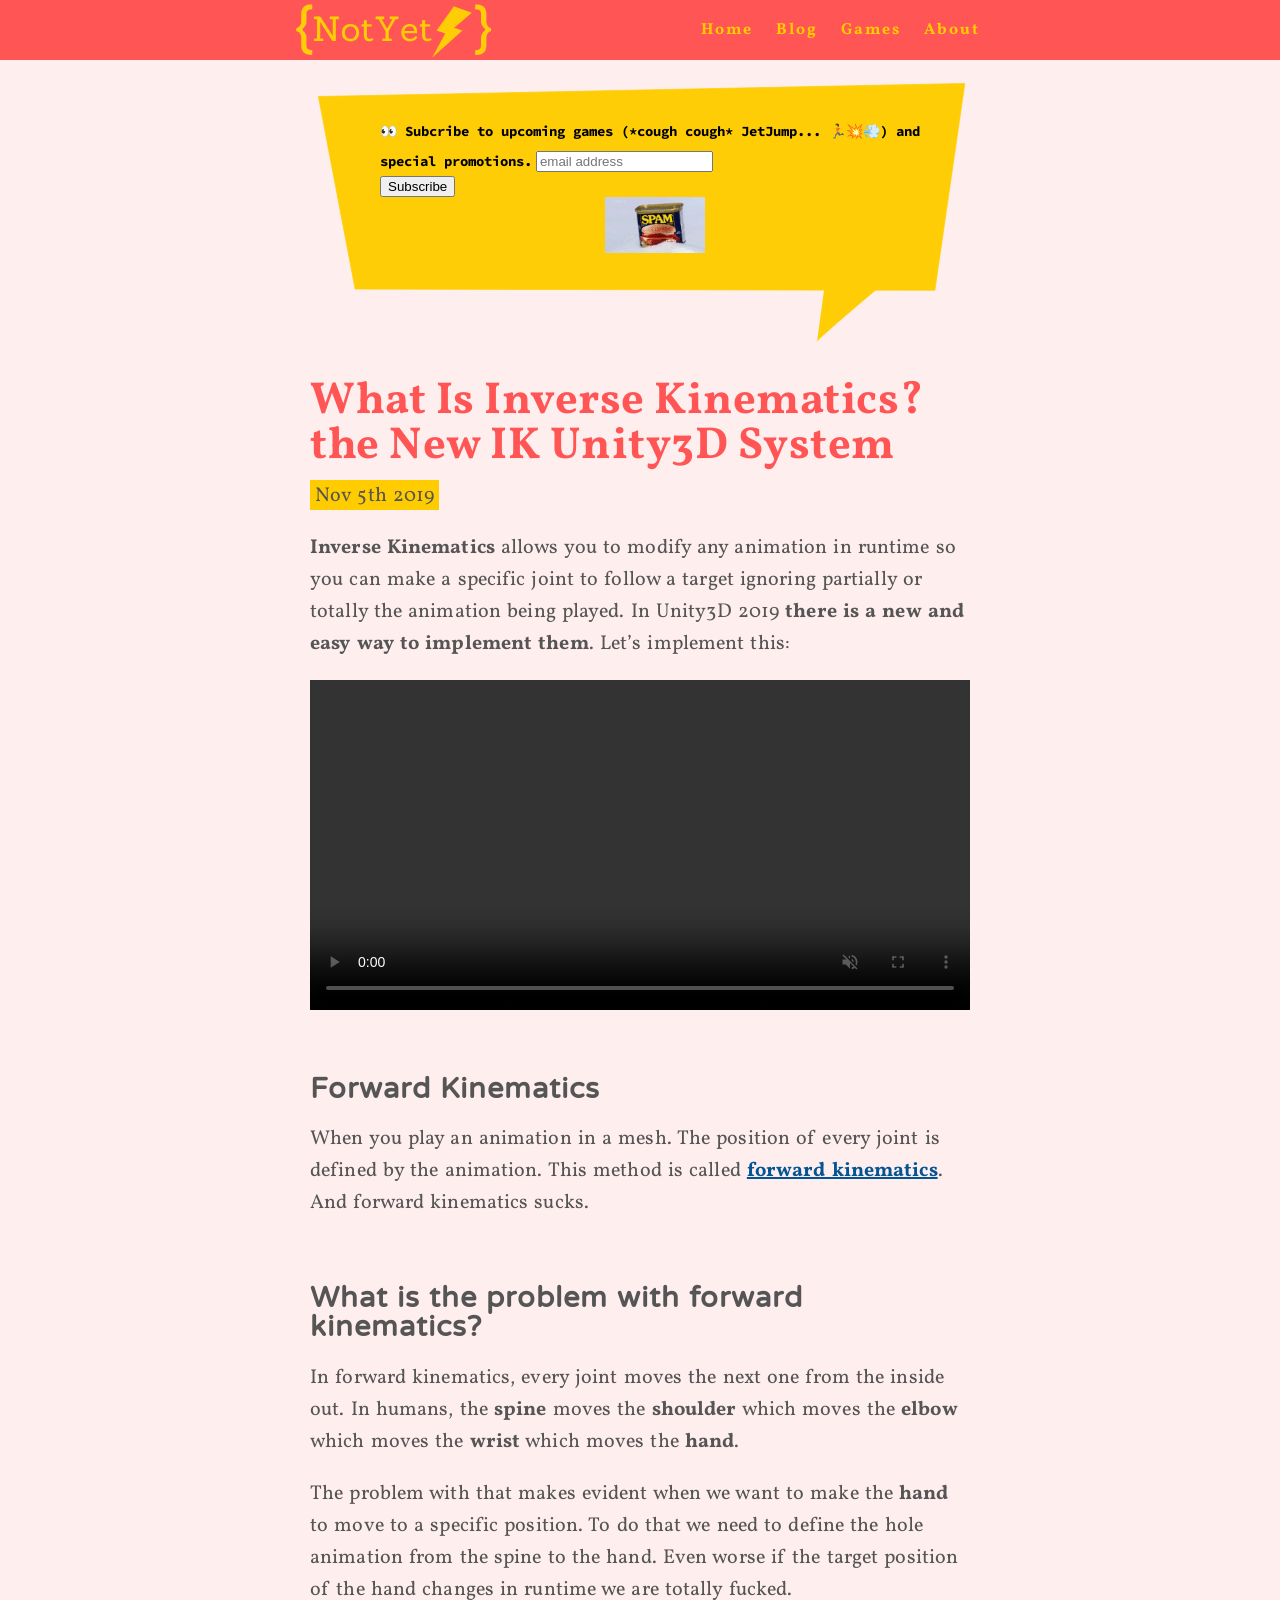
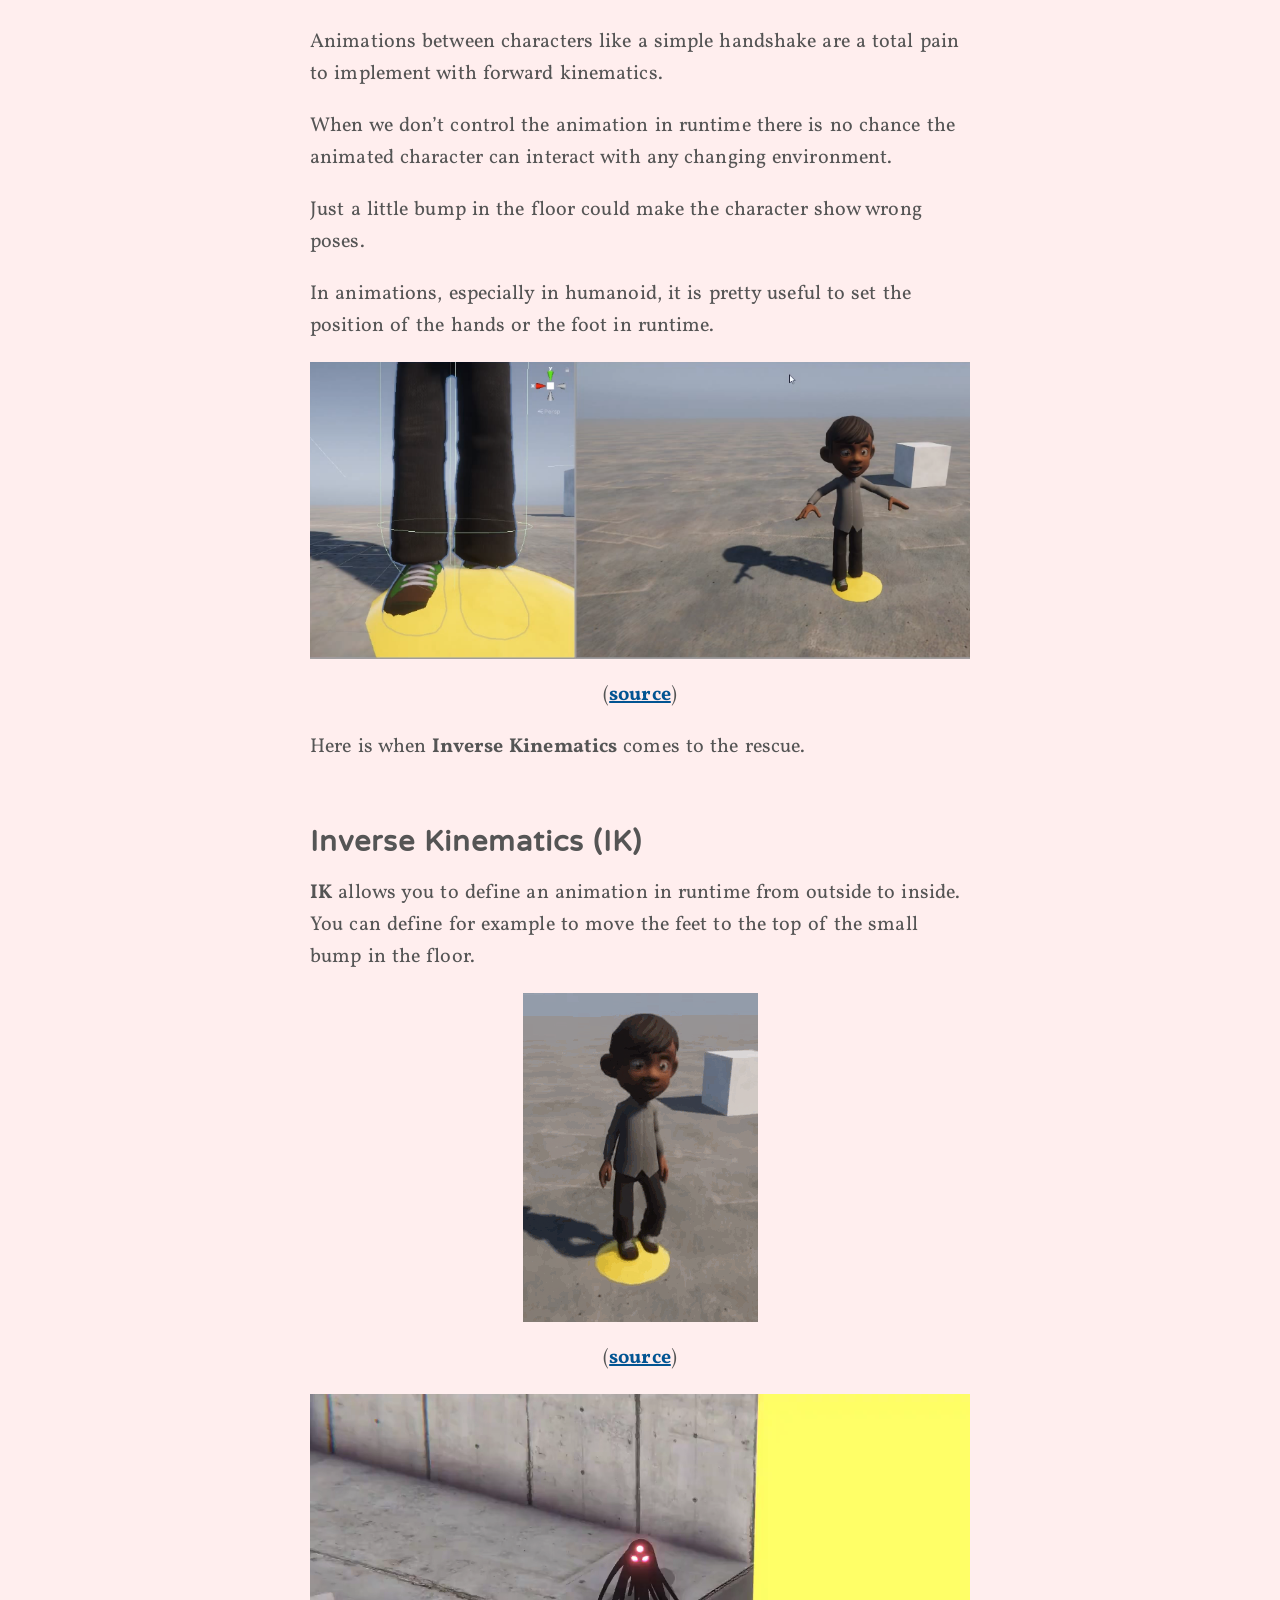
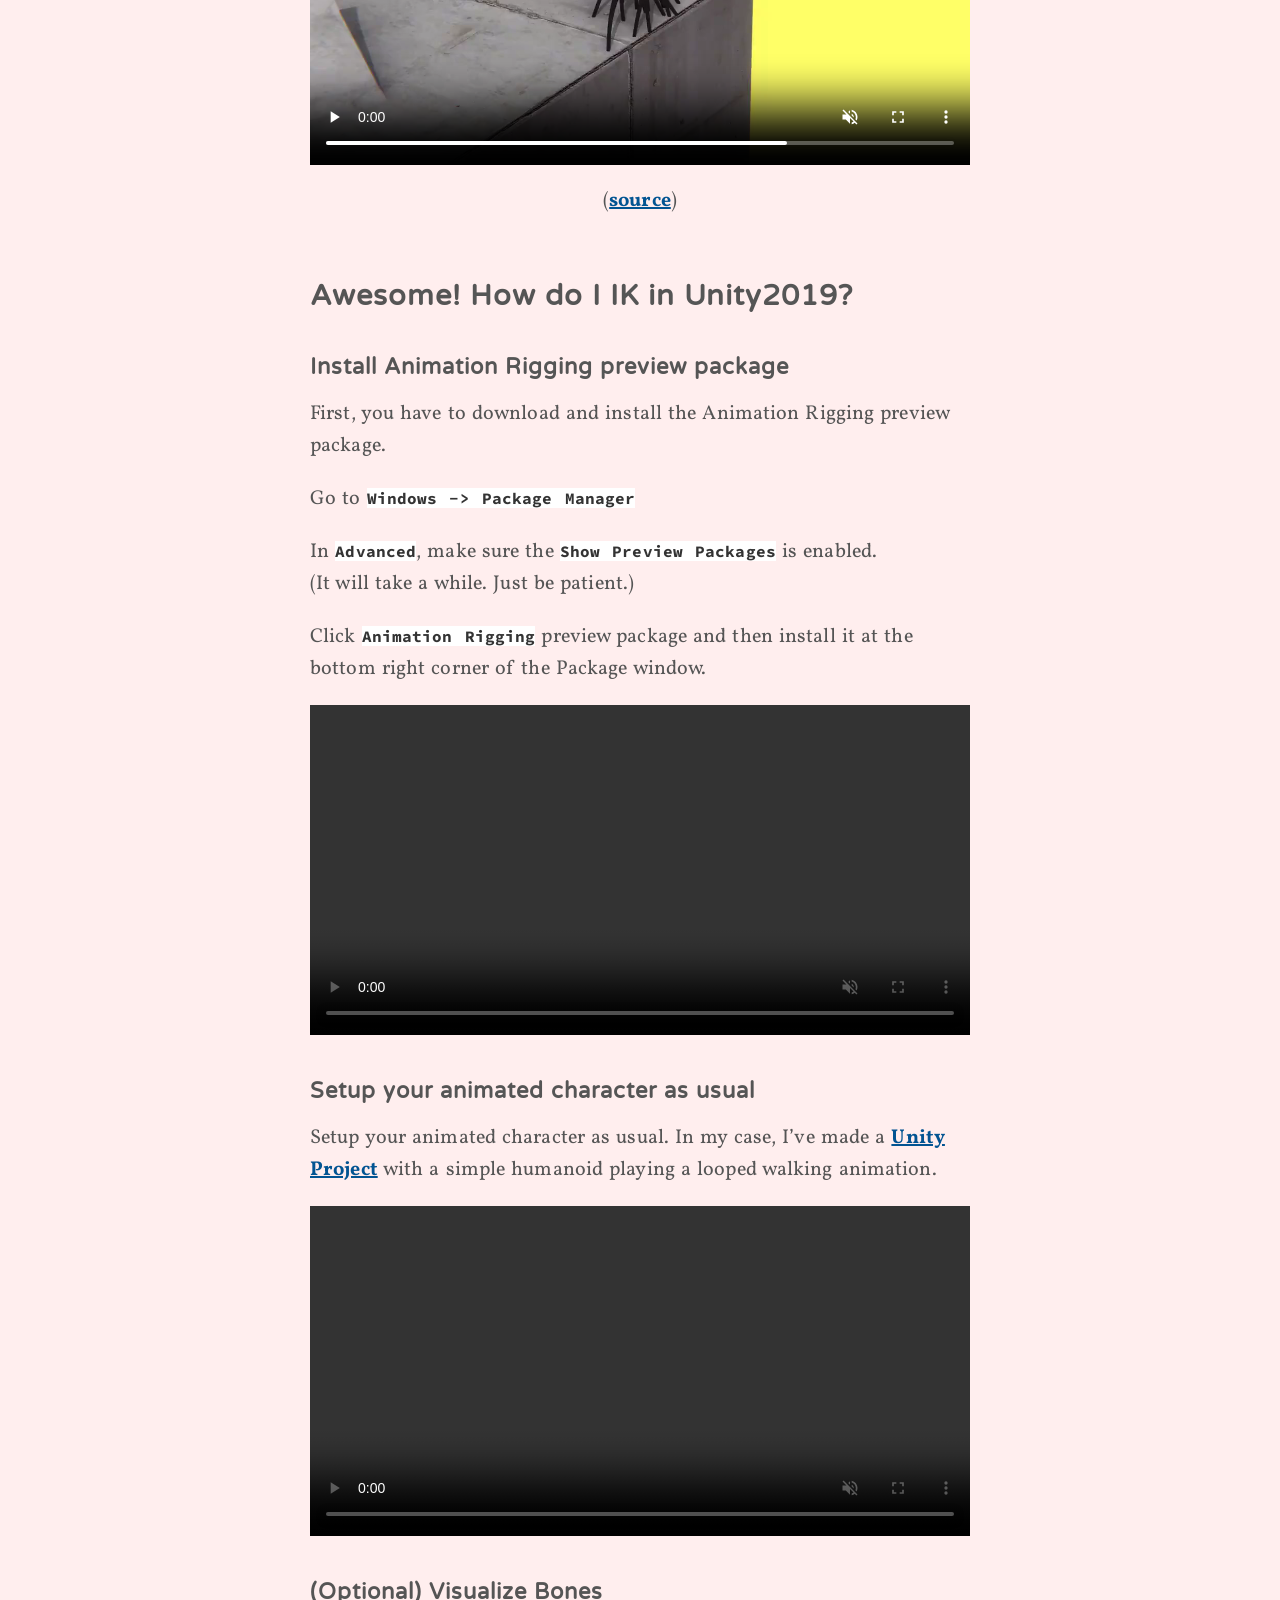
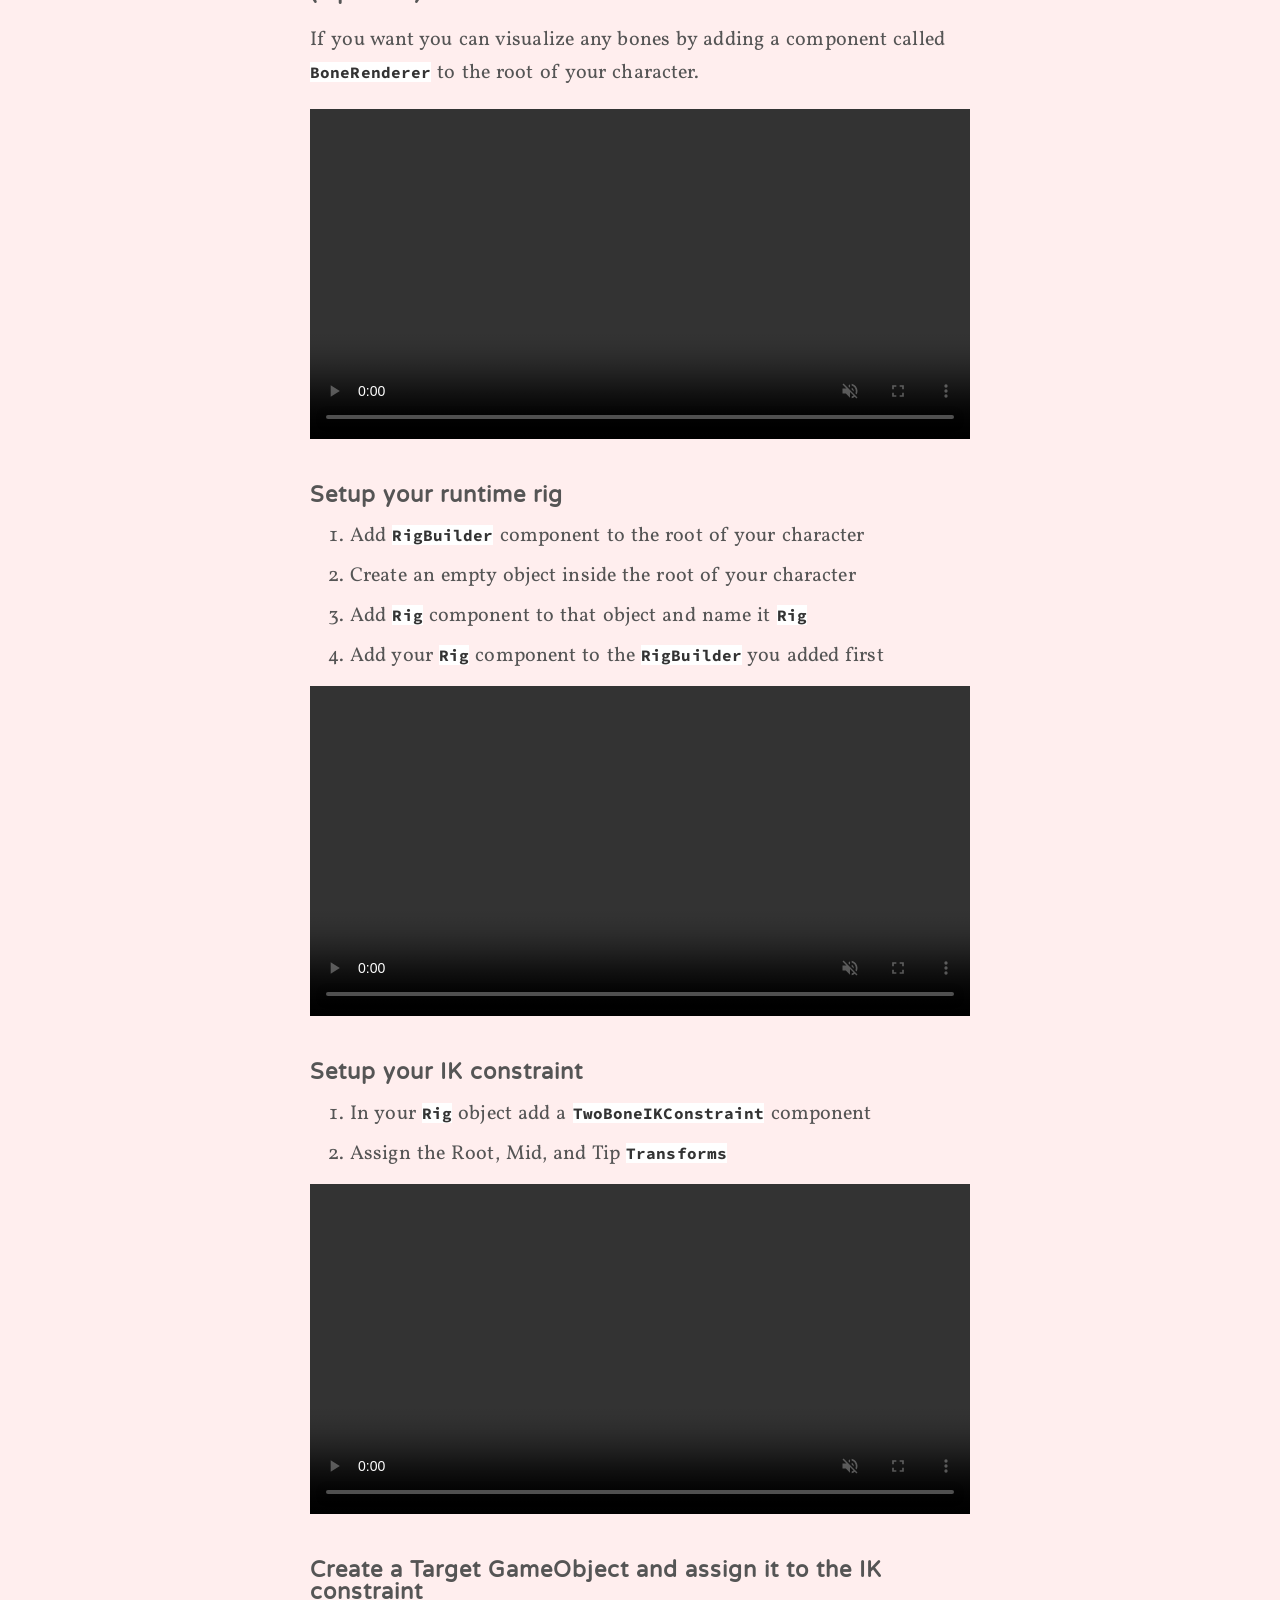
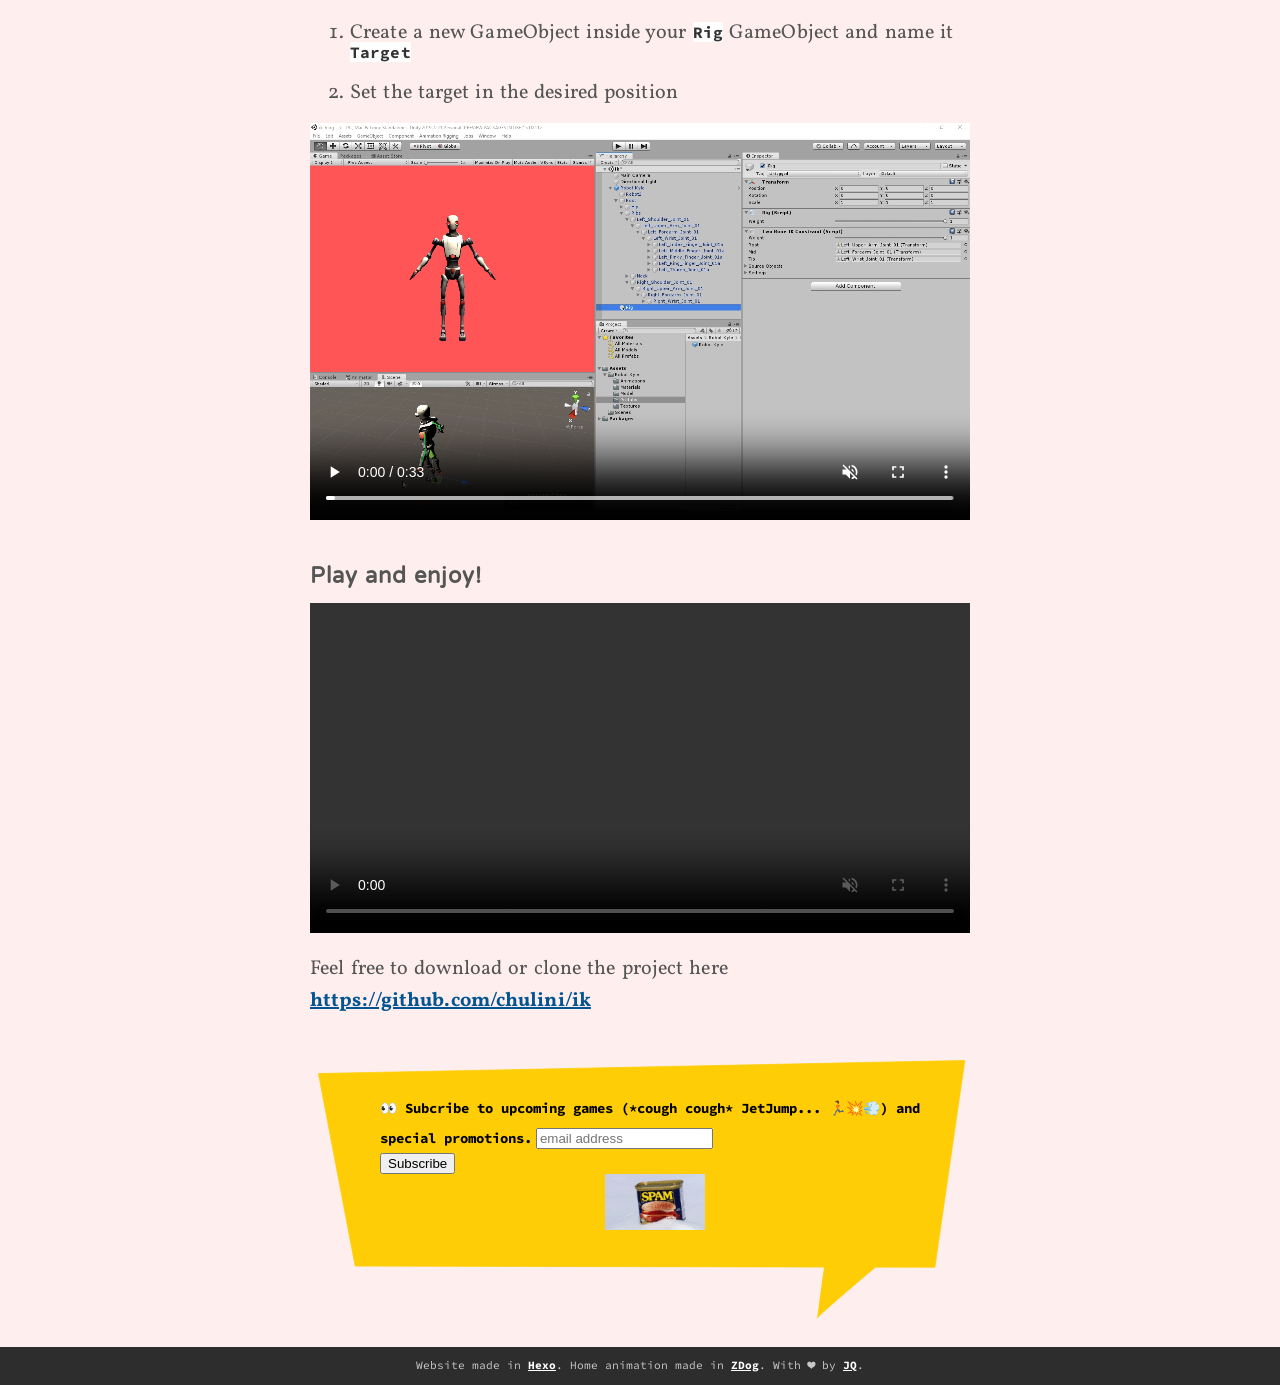
<file: ik/index.html>
<html>
<head>
    <meta charset="UTF-8">
<meta name="viewport" content="width=device-width, initial-scale=1.0">
<meta http-equiv="X-UA-Compatible" content="ie=edge">
<meta name="google-site-verification" content="VrJ_5sbiz02gK5WqwfSLQ8V2XP4T2R1Zn0frzu90R7w" />
<link rel="icon" href="/images/icon2-64.png" type="image/x-icon" />

<link rel="stylesheet" href="/css/reset.css">


    
<link rel="stylesheet" href="/css/style.css">

    
<link rel="stylesheet" href="/css/highlight.css">

    
<link rel="stylesheet" href="/css/zdog.css">

    
    
    <link href="https://fonts.googleapis.com/css?family=Vollkorn&display=swap" rel="stylesheet">
    <link href="https://fonts.googleapis.com/css?family=Source+Code+Pro&display=swap" rel="stylesheet">
    <title>{NotYet⚡}</title>

    <link href="https://fonts.googleapis.com/css?family=Varela+Round&display=swap" rel="stylesheet">
<meta name="generator" content="Hexo 4.2.0"></head>

    
    <body>
        <div class="top-band"></div>
        <div class="wrap">
            <header>
    <a href="/" class="header-link-home">
        <img src="/images/logo2.png">
    </a>
    <ul class="nav nav-list">
        <li class="nav-list-item"><a class="nav-list-link" href="/">Home</a></li>
        <li class="nav-list-item"><a class="nav-list-link" href="/blog">Blog</a></li>
        <li class="nav-list-item"><a class="nav-list-link" href="/games">Games</a></li>
        <li class="nav-list-item"><a class="nav-list-link" href="/about">About</a></li>
    </ul>
    
</header>


            <div class="middle">
                
<div class="join" >
    <img class="join-bg" src="/images/bubble.svg">
    <div class="join-content">

        <!-- Begin Mailchimp Signup Form -->
<link href="//cdn-images.mailchimp.com/embedcode/horizontal-slim-10_7.css" rel="stylesheet" type="text/css">
<style type="text/css">
    #mc_embed_signup{background: transparent; clear:left; font:14px Helvetica,Arial,sans-serif; width:100%;}
    #mc_embed_signup label, #mc_embed_signup p{
        font-family: 'Source Code Pro', monospace;
        color: #000;
        font-weight: bold;
        margin: 0 0 20px 0;
        line-height: 30px;
        font-size: 14px;
        text-align: center;
    }
    #mc_embed_signup p{color:#666; font-weight: normal;}
	/* Add your own Mailchimp form style overrides in your site stylesheet or in this style block.
	   We recommend moving this block and the preceding CSS link to the HEAD of your HTML file. */
</style>
<div id="mc_embed_signup">
<form action="https://games.us4.list-manage.com/subscribe/post?u=2bb8a45b43e13f5409852b77a&amp;id=c672452f30" method="post" id="mc-embedded-subscribe-form" name="mc-embedded-subscribe-form" class="validate" target="_blank" novalidate>
    <div id="mc_embed_signup_scroll">
    <label for="mce-EMAIL">👀 Subcribe to upcoming games (*cough cough* JetJump... 🏃💥💨) and special promotions.</label>
	<input type="email" value="" name="EMAIL" class="email" id="mce-EMAIL" placeholder="email address" required>
    <!-- real people should not fill this in and expect good things - do not remove this or risk form bot signups-->
    <div style="position: absolute; left: -5000px;" aria-hidden="true"><input type="text" name="b_2bb8a45b43e13f5409852b77a_c672452f30" tabindex="-1" value=""></div>
    <div class="clear"><input type="submit" value="Subscribe" name="subscribe" id="mc-embedded-subscribe" class="button"></div>
    </div>
</form>
<p><img src="/images/spam2.gif" /></p>
</div>

<!--End mc_embed_signup-->

        <!-- div class="join-left">
            <h2><a href="https://discord.gg/3KVcU8p" target="_blank" rel="noopener">Let's stay in touch! Join the discord channel</a></h2>
            <p>See you there!🤜💥🤛</p>
        </div>
        <div class="join-right">
            <a href="https://discord.gg/3KVcU8p" target="_blank" rel="noopener"><img src="/images/discord.png" class="join-discord"></a>
        </div -->
        <!-- div class="join-middle"></div>
        <div class="join-right">
            <p>Receive news about my next game release (I will not spam you. I hate spam too!)</p>
            <form>
                <input type="text">
            </form>
        </div -->
    </div>
    
</div>

<div class="post-content">
    <h2 class="title"><a href="/ik/index.html">What Is Inverse Kinematics? the New IK Unity3D System</a></h2>
    <p class="date">Nov 5th 2019</p>
    <p><strong>Inverse Kinematics</strong> allows you to modify any animation in runtime so you can make a specific joint to follow a target ignoring partially or totally the animation being played. In Unity3D 2019 <strong>there is a new and easy way to implement them</strong>. Let’s implement this:</p>
<video id="vid" allowfullscreen playsinline autoplay muted loop controls>
  <source src="/ik/ik-final.mp4" type="video/webm">
    Your browser does not support the video tag.
</video>

<a id="more"></a>

<h1 id="Forward-Kinematics"><a href="#Forward-Kinematics" class="headerlink" title="Forward Kinematics"></a>Forward Kinematics</h1><p>When you play an animation in a mesh. The position of every joint is defined by the animation. This method is called <a href="https://en.wikipedia.org/wiki/Forward_kinematics" target="_blank" rel="noopener">forward kinematics</a>. And forward kinematics sucks.</p>
<h1 id="What-is-the-problem-with-forward-kinematics"><a href="#What-is-the-problem-with-forward-kinematics" class="headerlink" title="What is the problem with forward kinematics?"></a>What is the problem with forward kinematics?</h1><p>In forward kinematics, every joint moves the next one from the inside out. In humans, the <strong>spine</strong> moves the <strong>shoulder</strong> which moves the <strong>elbow</strong> which moves the <strong>wrist</strong> which moves the <strong>hand</strong>.</p>
<p>The problem with that makes evident when we want to make the <strong>hand</strong> to move to a specific position. To do that we need to define the hole animation from the spine to the hand. Even worse if the target position of the hand changes in runtime we are totally fucked.</p>
<p>Animations between characters like a simple handshake are a total pain to implement with forward kinematics.</p>
<p>When we don’t control the animation in runtime there is no chance the animated character can interact with any changing environment. </p>
<p>Just a little bump in the floor could make the character show wrong poses.</p>
<p>In animations, especially in humanoid, it is pretty useful to set the position of the hands or the foot in runtime. </p>
<img src="/ik/ik-fail0.png" class="" title="Forward Kinematics failing">
<center>

<p>(<a href="https://www.youtube.com/watch?v=rGB1ipH6DrM" target="_blank" rel="noopener">source</a>)</center></p>
<p>Here is when <strong>Inverse Kinematics</strong> comes to the rescue.</p>
<h1 id="Inverse-Kinematics-IK"><a href="#Inverse-Kinematics-IK" class="headerlink" title="Inverse Kinematics (IK)"></a>Inverse Kinematics (IK)</h1><p><strong>IK</strong> allows you to define an animation in runtime from outside to inside. You can define for example to move the feet to the top of the small bump in the floor.</p>
<img src="/ik/ik.gif" class="" title="Forward Kinematics winning">
<center>

<p>(<a href="https://www.youtube.com/watch?v=rGB1ipH6DrM" target="_blank" rel="noopener">source</a>)</center></p>
<video id="vid" allowfullscreen playsinline autoplay muted loop controls>
  <source src="/ik/ik-spider.webm" type="video/webm">
    Your browser does not support the video tag.
</video>
<center>

<p>(<a href="https://twitter.com/screenshakes/status/1175092749286223873?s=19" target="_blank" rel="noopener">source</a>)</p>
</center>

<h1 id="Awesome-How-do-I-IK-in-Unity2019"><a href="#Awesome-How-do-I-IK-in-Unity2019" class="headerlink" title="Awesome! How do I IK in Unity2019?"></a>Awesome! How do I IK in Unity2019?</h1><h2 id="Install-Animation-Rigging-preview-package"><a href="#Install-Animation-Rigging-preview-package" class="headerlink" title="Install Animation Rigging preview package"></a>Install Animation Rigging preview package</h2><p>First, you have to download and install the Animation Rigging preview package.</p>
<p>Go to <code>Windows -&gt; Package Manager</code> </p>
<p>In <code>Advanced</code>, make sure the <code>Show Preview Packages</code> is enabled.<br>(It will take a while. Just be patient.)</p>
<p>Click <code>Animation Rigging</code> preview package and then install it at the bottom right corner of the Package window.</p>
<video id="vid" allowfullscreen playsinline autoplay muted loop controls>
  <source src="/ik/ik-tutorial-0-install.mp4" type="video/webm">
    Your browser does not support the video tag.
</video>

<h2 id="Setup-your-animated-character-as-usual"><a href="#Setup-your-animated-character-as-usual" class="headerlink" title="Setup your animated character as usual"></a>Setup your animated character as usual</h2><p>Setup your animated character as usual. In my case, I’ve made a <a href="https://github.com/chulini/ik" target="_blank" rel="noopener">Unity Project</a> with a simple humanoid playing a looped walking animation.</p>
<video id="vid" allowfullscreen playsinline autoplay muted loop controls>
  <source src="/ik/ik-tutorial-1-walk.mp4" type="video/webm">
    Your browser does not support the video tag.
</video>

<h2 id="Optional-Visualize-Bones"><a href="#Optional-Visualize-Bones" class="headerlink" title="(Optional) Visualize Bones"></a>(Optional) Visualize Bones</h2><p>If you want you can visualize any bones by adding a component called <code>BoneRenderer</code> to the root of your character.</p>
<video id="vid" allowfullscreen playsinline autoplay muted loop controls>
  <source src="/ik/ik-tutorial-2-bones.mp4" type="video/webm">
    Your browser does not support the video tag.
</video>

<h2 id="Setup-your-runtime-rig"><a href="#Setup-your-runtime-rig" class="headerlink" title="Setup your runtime rig"></a>Setup your runtime rig</h2><ol>
<li>Add <code>RigBuilder</code> component to the root of your character</li>
<li>Create an empty object inside the root of your character</li>
<li>Add <code>Rig</code> component to that object and name it <code>Rig</code></li>
<li>Add your <code>Rig</code> component to the <code>RigBuilder</code> you added first</li>
</ol>
<video id="vid" allowfullscreen playsinline autoplay muted loop controls>
  <source src="/ik/ik-tutorial-3-rig.mp4" type="video/webm">
    Your browser does not support the video tag.
</video>

<h2 id="Setup-your-IK-constraint"><a href="#Setup-your-IK-constraint" class="headerlink" title="Setup your IK constraint"></a>Setup your IK constraint</h2><ol>
<li>In your <code>Rig</code> object add a <code>TwoBoneIKConstraint</code> component</li>
<li>Assign the <strong>Root</strong>, <strong>Mid</strong>, and <strong>Tip</strong> <code>Transforms</code></li>
</ol>
<video id="vid" allowfullscreen playsinline autoplay muted loop controls>
  <source src="/ik/ik-tutorial-4-constraint.mp4" type="video/webm">
    Your browser does not support the video tag.
</video>

<h2 id="Create-a-Target-GameObject-and-assign-it-to-the-IK-constraint"><a href="#Create-a-Target-GameObject-and-assign-it-to-the-IK-constraint" class="headerlink" title="Create a Target GameObject and assign it to the IK constraint"></a>Create a Target GameObject and assign it to the IK constraint</h2><ol>
<li>Create a new GameObject inside your <code>Rig</code> GameObject and name it <code>Target</code></li>
<li>Set the target in the desired position</li>
</ol>
<video id="vid" allowfullscreen playsinline autoplay muted loop controls>
  <source src="/ik/ik-tutorial-5-target.webm" type="video/webm">
    Your browser does not support the video tag.
</video>

<h2 id="Play-and-enjoy"><a href="#Play-and-enjoy" class="headerlink" title="Play and enjoy!"></a>Play and enjoy!</h2><video id="vid" allowfullscreen playsinline autoplay muted loop controls>
  <source src="/ik/ik-tutorial-6-play.mp4" type="video/webm">
    Your browser does not support the video tag.
</video>

<p>Feel free to download or clone the project here<br><a href="https://github.com/chulini/ik" target="_blank" rel="noopener">https://github.com/chulini/ik</a></p>

</div>

<div class="join" >
    <img class="join-bg" src="/images/bubble.svg">
    <div class="join-content">

        <!-- Begin Mailchimp Signup Form -->
<link href="//cdn-images.mailchimp.com/embedcode/horizontal-slim-10_7.css" rel="stylesheet" type="text/css">
<style type="text/css">
    #mc_embed_signup{background: transparent; clear:left; font:14px Helvetica,Arial,sans-serif; width:100%;}
    #mc_embed_signup label, #mc_embed_signup p{
        font-family: 'Source Code Pro', monospace;
        color: #000;
        font-weight: bold;
        margin: 0 0 20px 0;
        line-height: 30px;
        font-size: 14px;
        text-align: center;
    }
    #mc_embed_signup p{color:#666; font-weight: normal;}
	/* Add your own Mailchimp form style overrides in your site stylesheet or in this style block.
	   We recommend moving this block and the preceding CSS link to the HEAD of your HTML file. */
</style>
<div id="mc_embed_signup">
<form action="https://games.us4.list-manage.com/subscribe/post?u=2bb8a45b43e13f5409852b77a&amp;id=c672452f30" method="post" id="mc-embedded-subscribe-form" name="mc-embedded-subscribe-form" class="validate" target="_blank" novalidate>
    <div id="mc_embed_signup_scroll">
    <label for="mce-EMAIL">👀 Subcribe to upcoming games (*cough cough* JetJump... 🏃💥💨) and special promotions.</label>
	<input type="email" value="" name="EMAIL" class="email" id="mce-EMAIL" placeholder="email address" required>
    <!-- real people should not fill this in and expect good things - do not remove this or risk form bot signups-->
    <div style="position: absolute; left: -5000px;" aria-hidden="true"><input type="text" name="b_2bb8a45b43e13f5409852b77a_c672452f30" tabindex="-1" value=""></div>
    <div class="clear"><input type="submit" value="Subscribe" name="subscribe" id="mc-embedded-subscribe" class="button"></div>
    </div>
</form>
<p><img src="/images/spam2.gif" /></p>
</div>

<!--End mc_embed_signup-->

        <!-- div class="join-left">
            <h2><a href="https://discord.gg/3KVcU8p" target="_blank" rel="noopener">Let's stay in touch! Join the discord channel</a></h2>
            <p>See you there!🤜💥🤛</p>
        </div>
        <div class="join-right">
            <a href="https://discord.gg/3KVcU8p" target="_blank" rel="noopener"><img src="/images/discord.png" class="join-discord"></a>
        </div -->
        <!-- div class="join-middle"></div>
        <div class="join-right">
            <p>Receive news about my next game release (I will not spam you. I hate spam too!)</p>
            <form>
                <input type="text">
            </form>
        </div -->
    </div>
    
</div>


<div id="disqus_thread"></div>

            </div>
        </div>
        <div class="footer">
    <p>Website made in <a href="https://hexo.io/" target="_blank">Hexo</a>. Home animation made in <a href="https://zzz.dog/" target="_blank">ZDog</a>. With ❤️ by <a href="http://twitter.com/chulini" target="_blank">JQ</a>.</p>
</div>

    <script>
      var disqus_shortname = 'notyet-1';
      
      var disqus_url = 'https://notyet.games/ik/';
      
      (function(){
        var dsq = document.createElement('script');
        dsq.type = 'text/javascript';
        dsq.async = true;
        dsq.src = '//go.disqus.com/embed.js';
        (document.getElementsByTagName('head')[0] || document.getElementsByTagName('body')[0]).appendChild(dsq);
      })();
    </script>
    
    

    </body>    
    

</html>
</file>
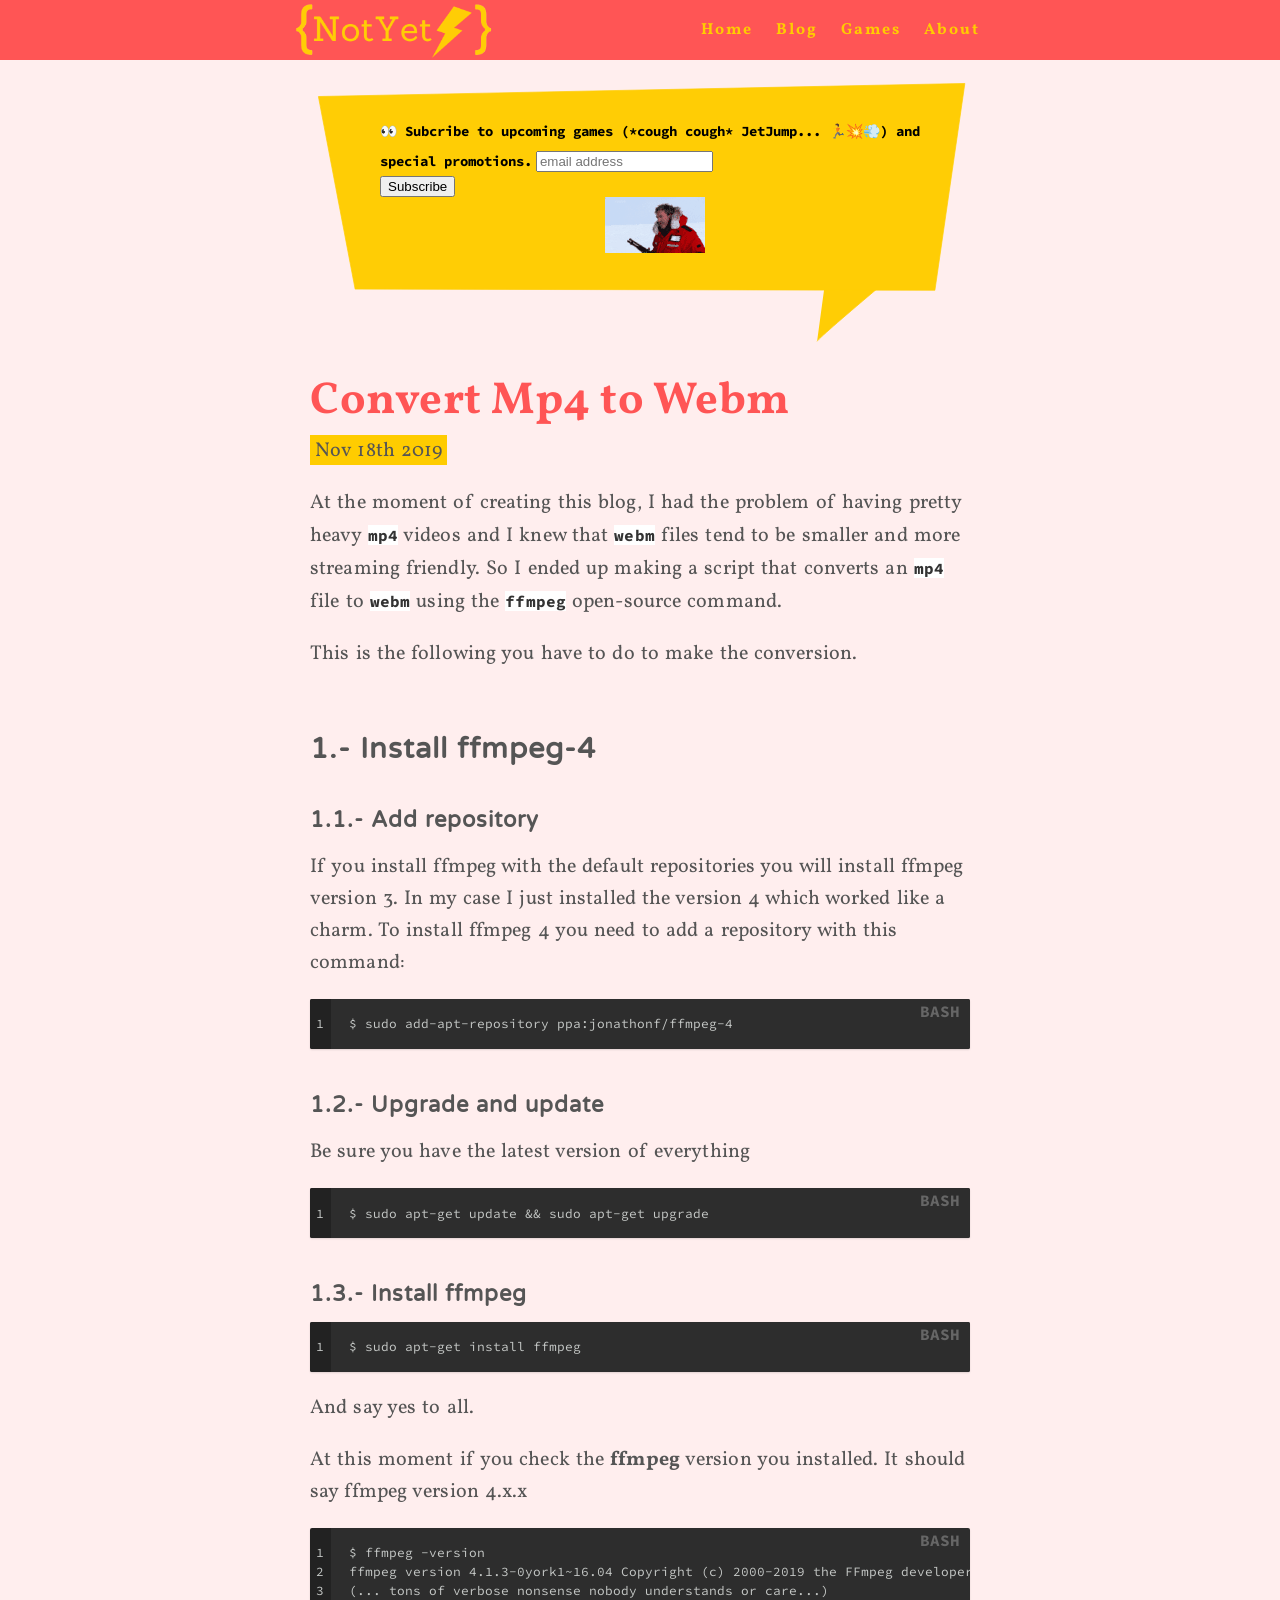
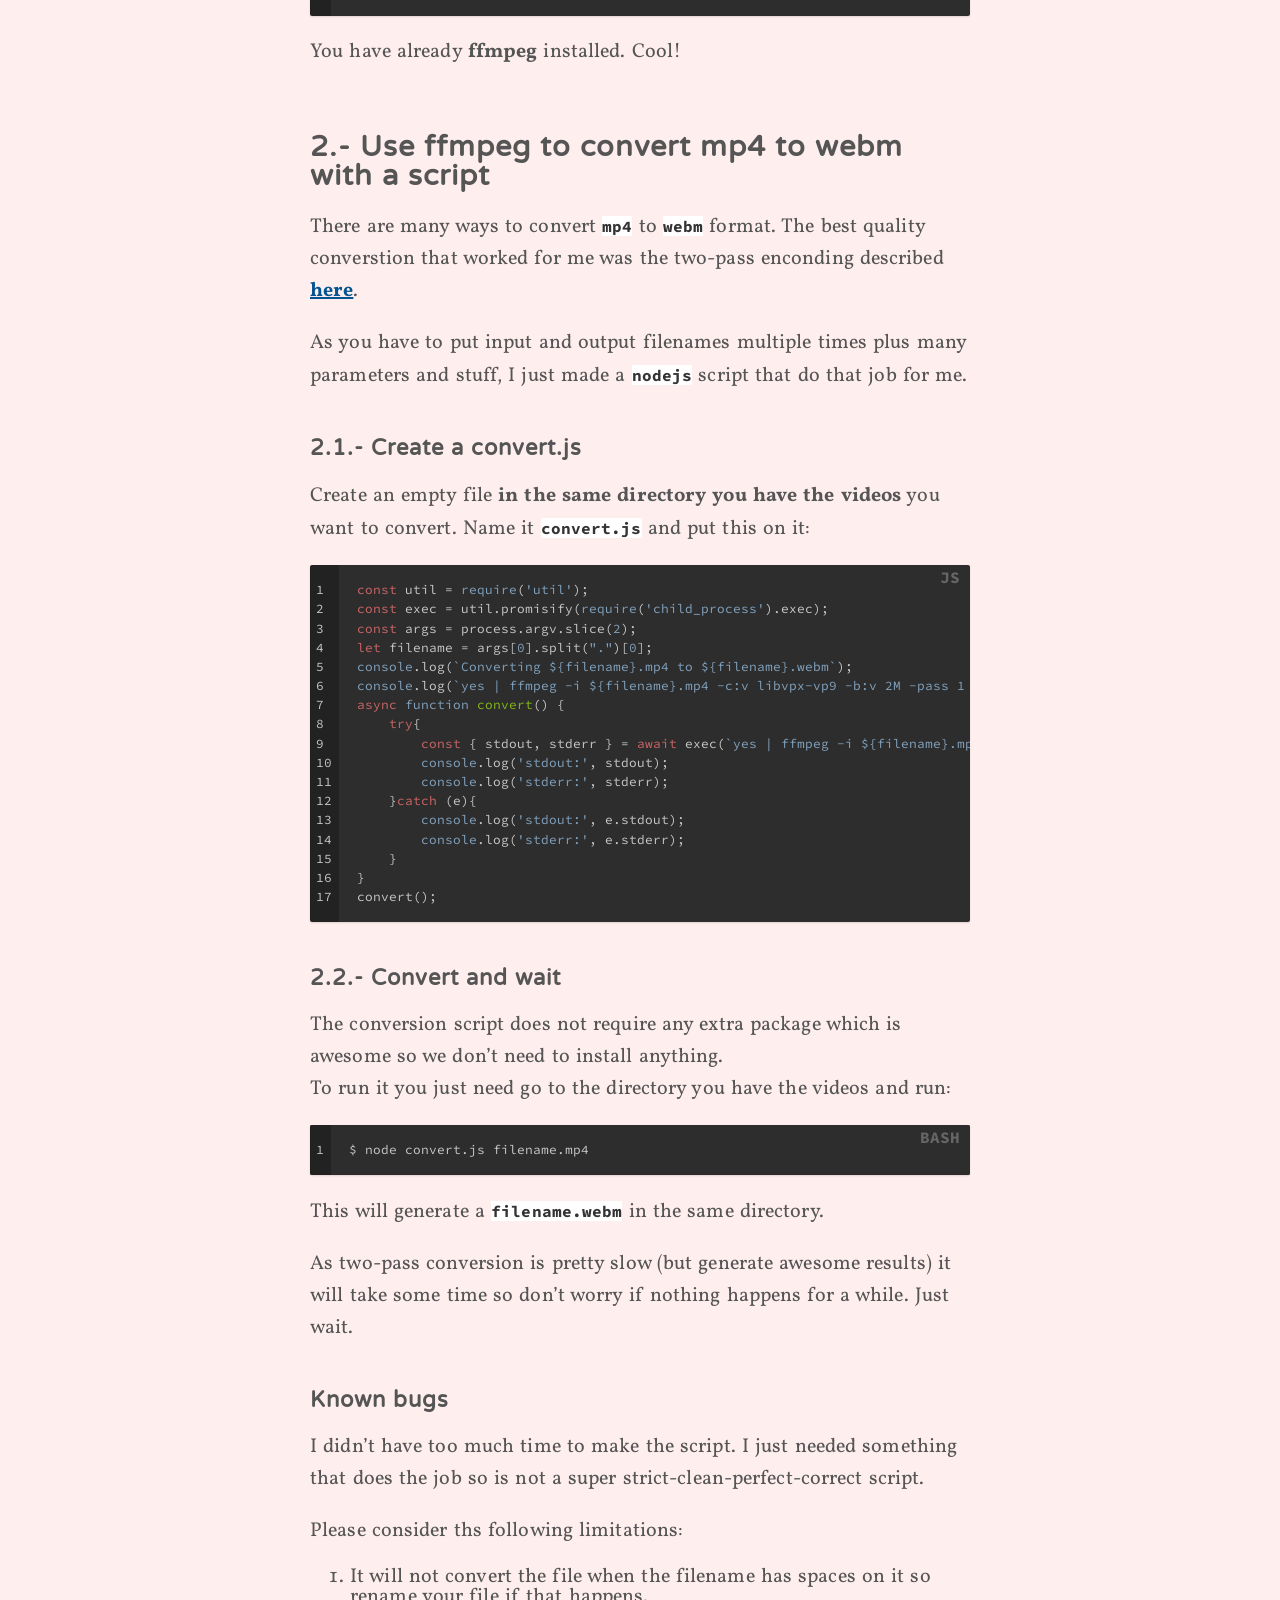
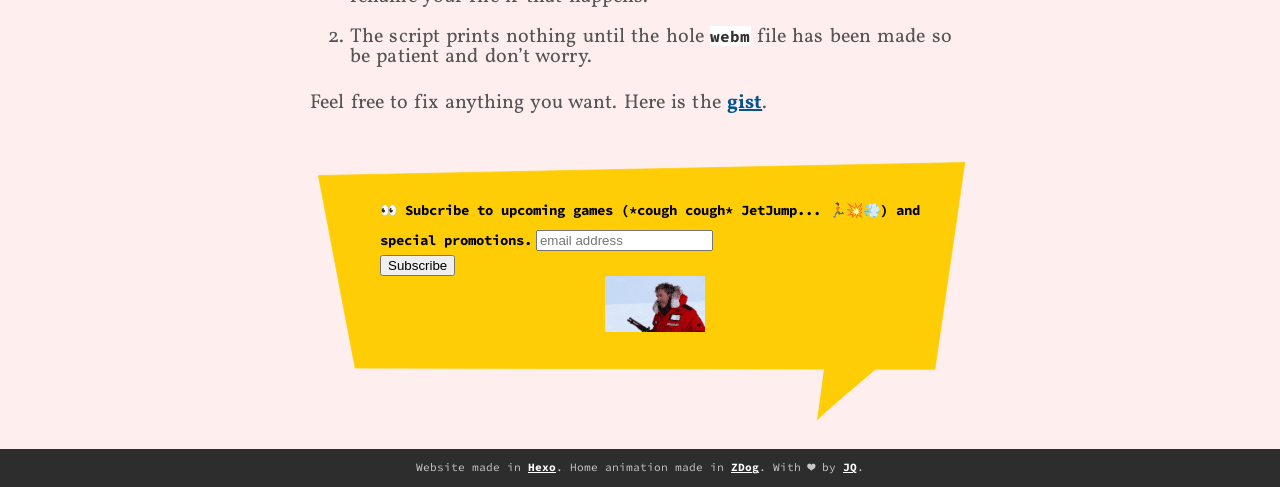
<file: mp4-to-webm/index.html>
<html>
<head>
    <meta charset="UTF-8">
<meta name="viewport" content="width=device-width, initial-scale=1.0">
<meta http-equiv="X-UA-Compatible" content="ie=edge">
<meta name="google-site-verification" content="VrJ_5sbiz02gK5WqwfSLQ8V2XP4T2R1Zn0frzu90R7w" />
<link rel="icon" href="/images/icon2-64.png" type="image/x-icon" />

<link rel="stylesheet" href="/css/reset.css">


    
<link rel="stylesheet" href="/css/style.css">

    
<link rel="stylesheet" href="/css/highlight.css">

    
<link rel="stylesheet" href="/css/zdog.css">

    
    
    <link href="https://fonts.googleapis.com/css?family=Vollkorn&display=swap" rel="stylesheet">
    <link href="https://fonts.googleapis.com/css?family=Source+Code+Pro&display=swap" rel="stylesheet">
    <title>{NotYet⚡}</title>

    <link href="https://fonts.googleapis.com/css?family=Varela+Round&display=swap" rel="stylesheet">
<meta name="generator" content="Hexo 4.2.0"></head>

    
    <body>
        <div class="top-band"></div>
        <div class="wrap">
            <header>
    <a href="/" class="header-link-home">
        <img src="/images/logo2.png">
    </a>
    <ul class="nav nav-list">
        <li class="nav-list-item"><a class="nav-list-link" href="/">Home</a></li>
        <li class="nav-list-item"><a class="nav-list-link" href="/blog">Blog</a></li>
        <li class="nav-list-item"><a class="nav-list-link" href="/games">Games</a></li>
        <li class="nav-list-item"><a class="nav-list-link" href="/about">About</a></li>
    </ul>
    
</header>


            <div class="middle">
                
<div class="join" >
    <img class="join-bg" src="/images/bubble.svg">
    <div class="join-content">

        <!-- Begin Mailchimp Signup Form -->
<link href="//cdn-images.mailchimp.com/embedcode/horizontal-slim-10_7.css" rel="stylesheet" type="text/css">
<style type="text/css">
    #mc_embed_signup{background: transparent; clear:left; font:14px Helvetica,Arial,sans-serif; width:100%;}
    #mc_embed_signup label, #mc_embed_signup p{
        font-family: 'Source Code Pro', monospace;
        color: #000;
        font-weight: bold;
        margin: 0 0 20px 0;
        line-height: 30px;
        font-size: 14px;
        text-align: center;
    }
    #mc_embed_signup p{color:#666; font-weight: normal;}
	/* Add your own Mailchimp form style overrides in your site stylesheet or in this style block.
	   We recommend moving this block and the preceding CSS link to the HEAD of your HTML file. */
</style>
<div id="mc_embed_signup">
<form action="https://games.us4.list-manage.com/subscribe/post?u=2bb8a45b43e13f5409852b77a&amp;id=c672452f30" method="post" id="mc-embedded-subscribe-form" name="mc-embedded-subscribe-form" class="validate" target="_blank" novalidate>
    <div id="mc_embed_signup_scroll">
    <label for="mce-EMAIL">👀 Subcribe to upcoming games (*cough cough* JetJump... 🏃💥💨) and special promotions.</label>
	<input type="email" value="" name="EMAIL" class="email" id="mce-EMAIL" placeholder="email address" required>
    <!-- real people should not fill this in and expect good things - do not remove this or risk form bot signups-->
    <div style="position: absolute; left: -5000px;" aria-hidden="true"><input type="text" name="b_2bb8a45b43e13f5409852b77a_c672452f30" tabindex="-1" value=""></div>
    <div class="clear"><input type="submit" value="Subscribe" name="subscribe" id="mc-embedded-subscribe" class="button"></div>
    </div>
</form>
<p><img src="/images/spam2.gif" /></p>
</div>

<!--End mc_embed_signup-->

        <!-- div class="join-left">
            <h2><a href="https://discord.gg/3KVcU8p" target="_blank" rel="noopener">Let's stay in touch! Join the discord channel</a></h2>
            <p>See you there!🤜💥🤛</p>
        </div>
        <div class="join-right">
            <a href="https://discord.gg/3KVcU8p" target="_blank" rel="noopener"><img src="/images/discord.png" class="join-discord"></a>
        </div -->
        <!-- div class="join-middle"></div>
        <div class="join-right">
            <p>Receive news about my next game release (I will not spam you. I hate spam too!)</p>
            <form>
                <input type="text">
            </form>
        </div -->
    </div>
    
</div>

<div class="post-content">
    <h2 class="title"><a href="/mp4-to-webm/index.html">Convert Mp4 to Webm</a></h2>
    <p class="date">Nov 18th 2019</p>
    <p>At the moment of creating this blog, I had the problem of having pretty heavy <code>mp4</code> videos and I knew that <code>webm</code> files tend to be smaller and more streaming friendly. So I ended up making a script that converts an <code>mp4</code> file to <code>webm</code> using the <code>ffmpeg</code> open-source command.</p>
<p>This is the following you have to do to make the conversion.</p>
<a id="more"></a>

<h1 id="1-Install-ffmpeg-4"><a href="#1-Install-ffmpeg-4" class="headerlink" title="1.- Install ffmpeg-4"></a>1.- Install ffmpeg-4</h1><h2 id="1-1-Add-repository"><a href="#1-1-Add-repository" class="headerlink" title="1.1.- Add repository"></a>1.1.- Add repository</h2><p>If you install ffmpeg with the default repositories you will install ffmpeg version 3. In my case I just installed the version 4 which worked like a charm. To install ffmpeg 4 you need to add a repository with this command:</p>
<figure class="highlight bash"><table><tr><td class="gutter"><pre><span class="line">1</span><br></pre></td><td class="code"><pre><span class="line">$ sudo add-apt-repository ppa:jonathonf/ffmpeg-4</span><br></pre></td></tr></table></figure>

<h2 id="1-2-Upgrade-and-update"><a href="#1-2-Upgrade-and-update" class="headerlink" title="1.2.- Upgrade and update"></a>1.2.- Upgrade and update</h2><p>Be sure you have the latest version of everything</p>
<figure class="highlight bash"><table><tr><td class="gutter"><pre><span class="line">1</span><br></pre></td><td class="code"><pre><span class="line">$ sudo apt-get update &amp;&amp; sudo apt-get upgrade</span><br></pre></td></tr></table></figure>

<h2 id="1-3-Install-ffmpeg"><a href="#1-3-Install-ffmpeg" class="headerlink" title="1.3.- Install ffmpeg"></a>1.3.- Install ffmpeg</h2><figure class="highlight bash"><table><tr><td class="gutter"><pre><span class="line">1</span><br></pre></td><td class="code"><pre><span class="line">$ sudo apt-get install ffmpeg</span><br></pre></td></tr></table></figure>

<p>And say yes to all.</p>
<p>At this moment if you check the <strong>ffmpeg</strong> version you installed. It should say ffmpeg version 4.x.x</p>
<figure class="highlight bash"><table><tr><td class="gutter"><pre><span class="line">1</span><br><span class="line">2</span><br><span class="line">3</span><br></pre></td><td class="code"><pre><span class="line">$ ffmpeg -version</span><br><span class="line">ffmpeg version 4.1.3-0york1~16.04 Copyright (c) 2000-2019 the FFmpeg developers</span><br><span class="line">(... tons of verbose nonsense nobody understands or care...)</span><br></pre></td></tr></table></figure>

<p>You have already <strong>ffmpeg</strong> installed. Cool!</p>
<h1 id="2-Use-ffmpeg-to-convert-mp4-to-webm-with-a-script"><a href="#2-Use-ffmpeg-to-convert-mp4-to-webm-with-a-script" class="headerlink" title="2.- Use ffmpeg to convert mp4 to webm with a script"></a>2.- Use ffmpeg to convert mp4 to webm with a script</h1><p>There are many ways to convert <code>mp4</code> to <code>webm</code> format. The best quality converstion that worked for me was the two-pass enconding described <a href="https://trac.ffmpeg.org/wiki/Encode/VP9" target="_blank" rel="noopener">here</a>. </p>
<p>As you have to put input and output filenames multiple times plus many parameters and stuff, I just made a <code>nodejs</code> script that do that job for me. </p>
<h2 id="2-1-Create-a-convert-js"><a href="#2-1-Create-a-convert-js" class="headerlink" title="2.1.- Create a convert.js"></a>2.1.- Create a convert.js</h2><p>Create an empty file <strong>in the same directory you have the videos</strong> you want to convert. Name it <code>convert.js</code> and put this on it:</p>
<figure class="highlight js"><table><tr><td class="gutter"><pre><span class="line">1</span><br><span class="line">2</span><br><span class="line">3</span><br><span class="line">4</span><br><span class="line">5</span><br><span class="line">6</span><br><span class="line">7</span><br><span class="line">8</span><br><span class="line">9</span><br><span class="line">10</span><br><span class="line">11</span><br><span class="line">12</span><br><span class="line">13</span><br><span class="line">14</span><br><span class="line">15</span><br><span class="line">16</span><br><span class="line">17</span><br></pre></td><td class="code"><pre><span class="line"><span class="keyword">const</span> util = <span class="built_in">require</span>(<span class="string">'util'</span>);</span><br><span class="line"><span class="keyword">const</span> exec = util.promisify(<span class="built_in">require</span>(<span class="string">'child_process'</span>).exec);</span><br><span class="line"><span class="keyword">const</span> args = process.argv.slice(<span class="number">2</span>);</span><br><span class="line"><span class="keyword">let</span> filename = args[<span class="number">0</span>].split(<span class="string">"."</span>)[<span class="number">0</span>];</span><br><span class="line"><span class="built_in">console</span>.log(<span class="string">`Converting <span class="subst">$&#123;filename&#125;</span>.mp4 to <span class="subst">$&#123;filename&#125;</span>.webm`</span>);</span><br><span class="line"><span class="built_in">console</span>.log(<span class="string">`yes | ffmpeg -i <span class="subst">$&#123;filename&#125;</span>.mp4 -c:v libvpx-vp9 -b:v 2M -pass 1 -an -f webm /dev/null &amp;&amp; ffmpeg -i <span class="subst">$&#123;filename&#125;</span>.mp4 -c:v libvpx-vp9 -b:v 2M -pass 2 -c:a libopus <span class="subst">$&#123;filename&#125;</span>.webm`</span>)</span><br><span class="line"><span class="keyword">async</span> <span class="function"><span class="keyword">function</span> <span class="title">convert</span>(<span class="params"></span>) </span>&#123;</span><br><span class="line">    <span class="keyword">try</span>&#123;</span><br><span class="line">        <span class="keyword">const</span> &#123; stdout, stderr &#125; = <span class="keyword">await</span> exec(<span class="string">`yes | ffmpeg -i <span class="subst">$&#123;filename&#125;</span>.mp4 -c:v libvpx-vp9 -b:v 2M -pass 1 -an -f webm /dev/null &amp;&amp; ffmpeg -i <span class="subst">$&#123;filename&#125;</span>.mp4 -c:v libvpx-vp9 -b:v 2M -pass 2 -c:a libopus <span class="subst">$&#123;filename&#125;</span>.webm`</span>);</span><br><span class="line">        <span class="built_in">console</span>.log(<span class="string">'stdout:'</span>, stdout);</span><br><span class="line">        <span class="built_in">console</span>.log(<span class="string">'stderr:'</span>, stderr);</span><br><span class="line">    &#125;<span class="keyword">catch</span> (e)&#123;</span><br><span class="line">        <span class="built_in">console</span>.log(<span class="string">'stdout:'</span>, e.stdout);</span><br><span class="line">        <span class="built_in">console</span>.log(<span class="string">'stderr:'</span>, e.stderr);</span><br><span class="line">    &#125;</span><br><span class="line">&#125;</span><br><span class="line">convert();</span><br></pre></td></tr></table></figure>

<h2 id="2-2-Convert-and-wait"><a href="#2-2-Convert-and-wait" class="headerlink" title="2.2.- Convert and wait"></a>2.2.- Convert and wait</h2><p>The conversion script does not require any extra package which is awesome so we don’t need to install anything.<br>To run it you just need go to the directory you have the videos and run:</p>
<figure class="highlight bash"><table><tr><td class="gutter"><pre><span class="line">1</span><br></pre></td><td class="code"><pre><span class="line">$ node convert.js filename.mp4</span><br></pre></td></tr></table></figure>

<p>This will generate a <code>filename.webm</code> in the same directory.</p>
<p>As two-pass conversion is pretty slow (but generate awesome results) it will take some time so don’t worry if nothing happens for a while. Just wait.</p>
<h2 id="Known-bugs"><a href="#Known-bugs" class="headerlink" title="Known bugs"></a>Known bugs</h2><p>I didn’t have too much time to make the script. I just needed something that does the job so is not a super strict-clean-perfect-correct script.</p>
<p>Please consider ths following limitations:</p>
<ol>
<li>It will not convert the file when the filename has spaces on it so rename your file if that happens.</li>
<li>The script prints nothing until the hole <code>webm</code> file has been made so be patient and don’t worry.</li>
</ol>
<p>Feel free to fix anything you want. Here is the <a href="https://gist.github.com/chulini/484aaf19312b1aa1bc1a891ace3bd57d" target="_blank" rel="noopener">gist</a>.</p>

</div>

<div class="join" >
    <img class="join-bg" src="/images/bubble.svg">
    <div class="join-content">

        <!-- Begin Mailchimp Signup Form -->
<link href="//cdn-images.mailchimp.com/embedcode/horizontal-slim-10_7.css" rel="stylesheet" type="text/css">
<style type="text/css">
    #mc_embed_signup{background: transparent; clear:left; font:14px Helvetica,Arial,sans-serif; width:100%;}
    #mc_embed_signup label, #mc_embed_signup p{
        font-family: 'Source Code Pro', monospace;
        color: #000;
        font-weight: bold;
        margin: 0 0 20px 0;
        line-height: 30px;
        font-size: 14px;
        text-align: center;
    }
    #mc_embed_signup p{color:#666; font-weight: normal;}
	/* Add your own Mailchimp form style overrides in your site stylesheet or in this style block.
	   We recommend moving this block and the preceding CSS link to the HEAD of your HTML file. */
</style>
<div id="mc_embed_signup">
<form action="https://games.us4.list-manage.com/subscribe/post?u=2bb8a45b43e13f5409852b77a&amp;id=c672452f30" method="post" id="mc-embedded-subscribe-form" name="mc-embedded-subscribe-form" class="validate" target="_blank" novalidate>
    <div id="mc_embed_signup_scroll">
    <label for="mce-EMAIL">👀 Subcribe to upcoming games (*cough cough* JetJump... 🏃💥💨) and special promotions.</label>
	<input type="email" value="" name="EMAIL" class="email" id="mce-EMAIL" placeholder="email address" required>
    <!-- real people should not fill this in and expect good things - do not remove this or risk form bot signups-->
    <div style="position: absolute; left: -5000px;" aria-hidden="true"><input type="text" name="b_2bb8a45b43e13f5409852b77a_c672452f30" tabindex="-1" value=""></div>
    <div class="clear"><input type="submit" value="Subscribe" name="subscribe" id="mc-embedded-subscribe" class="button"></div>
    </div>
</form>
<p><img src="/images/spam2.gif" /></p>
</div>

<!--End mc_embed_signup-->

        <!-- div class="join-left">
            <h2><a href="https://discord.gg/3KVcU8p" target="_blank" rel="noopener">Let's stay in touch! Join the discord channel</a></h2>
            <p>See you there!🤜💥🤛</p>
        </div>
        <div class="join-right">
            <a href="https://discord.gg/3KVcU8p" target="_blank" rel="noopener"><img src="/images/discord.png" class="join-discord"></a>
        </div -->
        <!-- div class="join-middle"></div>
        <div class="join-right">
            <p>Receive news about my next game release (I will not spam you. I hate spam too!)</p>
            <form>
                <input type="text">
            </form>
        </div -->
    </div>
    
</div>


<div id="disqus_thread"></div>

            </div>
        </div>
        <div class="footer">
    <p>Website made in <a href="https://hexo.io/" target="_blank">Hexo</a>. Home animation made in <a href="https://zzz.dog/" target="_blank">ZDog</a>. With ❤️ by <a href="http://twitter.com/chulini" target="_blank">JQ</a>.</p>
</div>

    <script>
      var disqus_shortname = 'notyet-1';
      
      var disqus_url = 'https://notyet.games/mp4-to-webm/';
      
      (function(){
        var dsq = document.createElement('script');
        dsq.type = 'text/javascript';
        dsq.async = true;
        dsq.src = '//go.disqus.com/embed.js';
        (document.getElementsByTagName('head')[0] || document.getElementsByTagName('body')[0]).appendChild(dsq);
      })();
    </script>
    
    

    </body>    
    

</html>
</file>
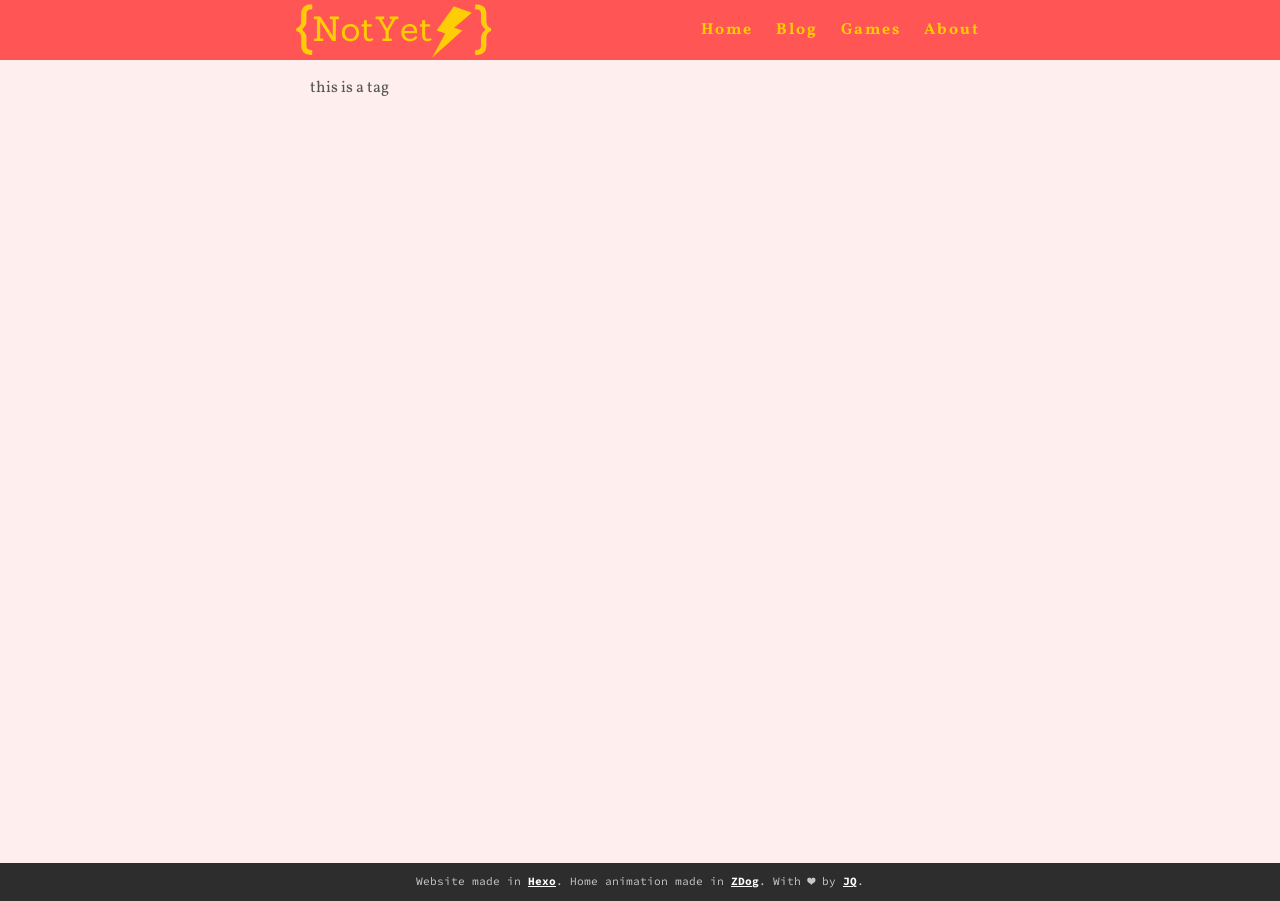
<file: tags/bash/index.html>
<html>
<head>
    <meta charset="UTF-8">
<meta name="viewport" content="width=device-width, initial-scale=1.0">
<meta http-equiv="X-UA-Compatible" content="ie=edge">
<meta name="google-site-verification" content="VrJ_5sbiz02gK5WqwfSLQ8V2XP4T2R1Zn0frzu90R7w" />
<link rel="icon" href="/images/icon2-64.png" type="image/x-icon" />

<link rel="stylesheet" href="/css/reset.css">


    
<link rel="stylesheet" href="/css/style.css">

    
<link rel="stylesheet" href="/css/highlight.css">

    
<link rel="stylesheet" href="/css/zdog.css">

    
    
    <link href="https://fonts.googleapis.com/css?family=Vollkorn&display=swap" rel="stylesheet">
    <link href="https://fonts.googleapis.com/css?family=Source+Code+Pro&display=swap" rel="stylesheet">
    <title>{NotYet⚡}</title>

    <link href="https://fonts.googleapis.com/css?family=Varela+Round&display=swap" rel="stylesheet">
<meta name="generator" content="Hexo 4.2.0"></head>

    
    <body>
        <div class="top-band"></div>
        <div class="wrap">
            <header>
    <a href="/" class="header-link-home">
        <img src="/images/logo2.png">
    </a>
    <ul class="nav nav-list">
        <li class="nav-list-item"><a class="nav-list-link" href="/">Home</a></li>
        <li class="nav-list-item"><a class="nav-list-link" href="/blog">Blog</a></li>
        <li class="nav-list-item"><a class="nav-list-link" href="/games">Games</a></li>
        <li class="nav-list-item"><a class="nav-list-link" href="/about">About</a></li>
    </ul>
    
</header>


            <div class="middle">
                this is a tag
            </div>
        </div>
        <div class="footer">
    <p>Website made in <a href="https://hexo.io/" target="_blank">Hexo</a>. Home animation made in <a href="https://zzz.dog/" target="_blank">ZDog</a>. With ❤️ by <a href="http://twitter.com/chulini" target="_blank">JQ</a>.</p>
</div>

    <script>
      var disqus_shortname = 'notyet-1';
      
      (function(){
        var dsq = document.createElement('script');
        dsq.type = 'text/javascript';
        dsq.async = true;
        dsq.src = '//go.disqus.com/count.js';
        (document.getElementsByTagName('head')[0] || document.getElementsByTagName('body')[0]).appendChild(dsq);
      })();
    </script>
    
    

    </body>    
    

</html>
</file>
<file: css/style.css>
/*
Colors:
#fc0 //Orange
#fee //Cream
#555 //gray
#f55 //red
#025492 //Blue
*/
body{
  font-family: 'Vollkorn', serif;
  background: #fee;
  color: #555;
}
.top-band{
  position: absolute;
  width: 100%;
  height: 60px;
  top:0;
  left:0;
  background: #f55;
  z-index: -1;
}

.wrap{
  max-width: 700px;
  margin: 0 auto;
}
header {
  max-width: 700px;
  min-height:60px;
  /*padding: 20px 100px;*/
  font-family: 'Vollkorn', serif;
  display:block;
  background-color: #f55;
}
header .nav-list{
  float: right;
  
}

header .nav-list-item
{
  display: inline-block;
  padding: 19px 10px;
}
header .nav-list-item a{
  font-size: 1em;
  line-height: 1.4;
  text-decoration: none;
  color: #fc0;
  font-weight: bold;
  letter-spacing: 2px;
}
header .nav-list-item a:hover
{
  border-bottom: 3px dotted #fc0;
}
header .current a
{
  border-bottom: 3px solid #fc0;
}
.header-link-home{
  float:left;
}
.header-link-home img{
  height: 60px;
  float: left;
}
h1 .header-link-home {
  line-height: 60px;
  float: left;
  margin: 0 30px;
  font-size: 2em;
  color: #777;
  font-weight: bold;
  text-decoration: none;
}
.middle{
  max-width: 700px;
  margin: 20px auto;
  padding: 0 20px;
  min-height: calc(100vh - 137px);
  position: relative;
}
video{
  width: 100%;
}

@media screen and (max-width: 700px)
{
  .wrap{
    width: inherit;
    margin:0;
  }
  .middle{
    min-height: calc(100vh - 197px);
  }
  header{
    min-width: inherit;
    height: 120px;
    display:block;
    text-align: center;
  }
  header .header-link-home{
    margin:0 auto;
    text-align: center;
    
    float:none;
  }
  header .header-link-home img{
    float:none;
    display: block;
    margin:0 auto;
  }
  header h1{
    display:inline;
  }
  /*h1 .header-link-home {
    float: none;
    display:inline-block;
  }*/
  header .nav-list{
    width:100%;
    display: block;
  }
}

.post-content{
  margin: 0 0px 40px 0px;
  font-family: 'Vollkorn', serif;
}
.post-separator{
  border-top: 1px dotted #f55;
  padding: 30px 0 0 0;
}
.post-content img{
  max-width: 100%;
  display: block;
  margin: 0 auto;
}
.post-border{
  border-left: 1px dotted #f55;
  padding: 0 0 0 20px;
}
a{
  color: #333;
}
.post-content h2.title {  
  padding: 10px 0;
  margin: 0;
  font-family: 'Vollkorn', serif;
}
.post-content h2.title a, .games h2 a{
  color: #f55;
  font-size: 2em;
  text-decoration: none;
  letter-spacing: 0.5px;
  font-family: 'Vollkorn', serif;

}
h2 a:hover{
  text-decoration: underline;
  text-decoration-style: dotted;
}
.post-content h3{
  font-size: 1.1em;
  margin: 35px 0px 15px 15px;
  font-weight: bold;
  letter-spacing: 1px;
  font-family: 'Varela Round', serif;
  border-left: 2px solid;
  padding-left: 10px;
}
.post-content{
  font-family: 'Vollkorn', serif;
}
p strong{
  font-weight: bold;
}
p emph
{
  font-style: italic;
}
p a{
  font-weight: bold;
}
p{
  line-height: 1.6em;
}
.post-content p, .post-content ul, .post-content ol, .post-content li{
  margin: 20px 0 20px 0;
  font-size: 20px;
  letter-spacing: 0.1px;
  word-spacing: 2px;
}
p.date{
  background-color: #fc0;
  display: inline;
  padding: 2px 5px 0px 5px;
}
p code, ul code, ol code{
  background-color: #fff;
  color: #333;
  font-weight: bold;
}
.post-content h1{
  font-size: 1.8em;
  margin: 65px 0px 15px 0;
  font-weight: bold;
  letter-spacing: 1px;
  font-family: 'Varela Round', serif;
}
.post-content h2{
  font-size: 1.4em;
  margin: 45px 0px 15px 0;
  font-weight: bold;
  letter-spacing: 1px;
  font-family: 'Varela Round', serif;
}
.post-content ul{
  list-style-type: square;
  margin: 10px 0 20px 40px;
}
.post-content ol{
  list-style-type: decimal;
  margin: 10px 0 20px 40px;
}

.join {
  margin: 20px 0;
  padding: 36px 41px 77px 70px;
  position: relative;
  display: block;
}
.join-bg{
  width: 100%; 
  height: 100%; 
  position: absolute; 
  left: 0px; 
  top: 0px; 
  z-index: -1;
}
.join-content{
  margin:0px auto;
  display: flex;
}
.join-left{
  flex:1;
  text-align: center;
}
.join-left img{
  max-width: 50px;
}
.join-middle{
  flex: initial;
  width: 2px;
  background: #f55;
  margin: 0 30px;
}
.join-right{
  flex: .6;
  text-align: center;
}
.join-discord{
  height: 100px;
}
.join h2{
  font-family: 'Source Code Pro', monospace;
  color: #025492;
  font-weight: bold;
  margin: 0 0 20px 0;
  line-height: 30px;
}
.join h2 a:hover, p a:hover, .post-content .title a:hover{
  background: #f55;
  color: #fc0;
  text-decoration: none;
}
.join p{
  font-family: 'Source Code Pro', monospace;
  font-size: .8em;
}
.footer{
  width:100%;
  padding: 10px 0;
  font-family: 'Source Code Pro', monospace;
  background-color:#2d2d2d/* #2d2d2d;*/  
}
html{
  min-height:100%;/* make sure it is at least as tall as the viewport */
  position:relative;
}
body{
  height:100%; /* force the BODY element to match the height of the HTML element */
}

.footer p{
  color:#c5c8c6;
  font-size: .7em;
  text-align: center;
  padding: 0 10px;
  margin:0;
}
.footer p a{
  color:#fff;
}
p a{
  color: #025492;
}
.games{
  /* display:flex; */
}
.games img{
  width: 250px;
  margin: 0 15px 0 0;
  float:left;
}
/* .games .games-description{
  margin:0 auto auto 15px;
}  */
.games h1{
  margin: 15px 0px 15px 0;
}

/* Anybody can paint the block being mined. After that (10 minutes in average). The drawing will be in history and not be updated anymore.
Made as a web experiment for the bitcoin 11th birthday challange from [Team Satoshi](http://teamsatoshi.org/). */
</file>
<file: css/highlight.css>
.post-content blockquote{
  margin:2em 0;
  padding-left:20px;
  border-left:4px solid #f55
}

.post-content>table,.post-content>figure.highlight{
  box-shadow:0 1px 2px rgba(0,0,0,0.125)
}
.post-content .danger{
  position:relative;
  margin:2em 0;
  padding:12px 24px 12px 30px;
  border-left:4px solid #f66;
  border-top-right-radius:2px;
  border-bottom-right-radius:2px;
  background-color:#2d2d2d
}
.post-content .danger br{
  display:none
}
.post-content .danger:before{
  position:absolute;
  top:14px;
  left:-12px;
  content:"!";
  width:20px;
  height:20px;
  border-radius:100%;
  color:#000;
  font-size:14px;
  line-height:20px;
  font-weight:bold;
  text-align:center;
  background-color:#f66;
  font-family:'Dosis', 'Source Sans Pro', 'Helvetica Neue', Arial, sans-serif
}
#mask{
  position:fixed;
  overflow:scroll;
  width:100%;
  height:100%;
  padding:1em 0;
  background-color:rgba(0,0,0,0.5);
  z-index:10
}
#mask #mask-image{
  max-width:95%
}
code,pre{
  font-size:0.8em;
  background-color:#2d2d2d;
  font-family: 'Source Code Pro', monospace;
}
.highlight{
  position:relative;
  margin:1em 0;
  border-radius:2px;
  line-height:1.1em;
  background-color:#2d2d2d;
  overflow-x:auto
}
.highlight table,.highlight tr,.highlight td{
  width:100%;
  border-collapse:collapse;
  padding:0;
  margin:0
}
.highlight .gutter{
  width: 20px;
}
.highlight .code pre{
  padding:1.2em 1.4em;
  line-height:1.5em;
  margin:0
}
.highlight .gutter pre{
  padding:1.2em .5em;
  line-height:1.5em;
  margin:0
}
.highlight .code pre .line, .highlight .gutter pre .line{
  width:auto;
  height:18px;
}
.line-numbers{
  color: #666;
  font-size: 0.85em;
}
.highlight.html .code:after,.highlight.js .code:after,.highlight.bash .code:after,.highlight.css .code:after,.highlight.scss .code:after,.highlight.diff .code:after,.highlight.java .code:after,.highlight.xml .code:after,.highlight.python .code:after,.highlight.json .code:after,.highlight.swift .code:after,.highlight.ruby .code:after,.highlight.perl .code:after,.highlight.php .code:after,.highlight.c .code:after,.highlight.cpp .code:after,.highlight.ts .code:after,.highlight.cs .code:after{
  position:absolute;
  top:0;
  right:0;
  color:#666;
  text-align:right;
  font-size:1em;
  padding:5px 10px 0;
  line-height:15px;
  height:15px;
  font-weight:bold;
  font-family: 'Source Code Pro', monospace;
}
.highlight.html .code:after{
  content:"HTML"
}
.highlight.js .code:after{
  content:"JS"
}
.highlight.javascript .code:after{
  content:"JS"
}
.highlight.bash .code:after{
  content:"BASH"
}
.highlight.css .code:after{
  content:"CSS"
}
.highlight.scss .code:after{
  content:"SCSS"
}
.highlight.diff .code:after{
  content:"DIFF"
}
.highlight.java .code:after{
  content:"JAVA"
}
.highlight.xml .code:after{
  content:"XML"
}
.highlight.python .code:after{
  content:"PYTHON"
}
.highlight.json .code:after{
  content:"JSON"
}
.highlight.swift .code:after{
  content:"SWIFT"
}
.highlight.ruby .code:after{
  content:"RUBY"
}
.highlight.perl .code:after{
  content:"PERL"
}
.highlight.php .code:after{
  content:"PHP"
}
.highlight.c .code:after{
  content:"C"
}
.highlight.java .code:after{
  content:"JAVA"
}
.highlight.cpp .code:after{
  content:"CPP"
}
.highlight.ts .code:after{
  content:"TS"
}
.highlight.cpp .code:after{
  content:'C++'
}
.highlight.cs .code:after{
  content:'C#'
}
pre{
  color:#c5c8c6
}
pre .function .keyword,pre .constant{
  color:#81a2be
}
pre .keyword,pre .attribute{
  color:#cc6666
}
pre .number,pre .literal{
  color:#81a2be
}
pre .tag,pre .tag .title,pre .change,pre .winutils,pre .flow,pre .lisp .title,pre .clojure .built_in,pre .nginx .title,pre .tex .special{
  color:#81a2be
}
pre .symbol,pre .symbol .string,pre .value,pre .regexp{
  color:#81a2be
}
pre .title{
  color:#83B917
}
pre .tag .value,pre .string,pre .subst,pre .haskell .type,pre .preprocessor,pre .ruby .class .parent,pre .built_in,pre .sql .aggregate,pre .django .template_tag,pre .django .variable,pre .smalltalk .class,pre .javadoc,pre .django .filter .argument,pre .smalltalk .localvars,pre .smalltalk .array,pre .attr_selector,pre .pseudo,pre .addition,pre .stream,pre .envvar,pre .apache .tag,pre .apache .cbracket,pre .tex .command,pre .prompt{
  color:#81a2be
}
pre .comment,pre .java .annotation,pre .python .decorator,pre .template_comment,pre .pi,pre .doctype,pre .shebang,pre .apache .sqbracket,pre .tex .formula{
  color:#b3b3b3
}
pre .deletion{
  color:#cc6666
}
pre .coffeescript .javascript,pre .javascript .xml,pre .tex .formula,pre .xml .javascript,pre .xml .vbscript,pre .xml .css,pre .xml .cdata{
  opacity:0.5
}
.gutter pre{
  background: #222;
}
</file>
<file: css/zdog.css>
#canvas-container{  
    margin: 0 0 0 0;
    position: absolute;
    top: 50%;
    left: 50%;
    -ms-transform: translate(-50%, -50%);
    transform: translate(-50%, -50%);
    
}
.zdog-canvas {
    background: transparent;/*#000;*/
    height: 450px;
    margin:0 auto;
    z-index: 0;
}
#home-pointer{
    position: absolute;
    display: none;
    z-index: 10;
    top: 10px;
    left: 10px;
}
.fade {
    -webkit-animation: fade 2.7s infinite;
    animation: fade 2.7s infinite;
    -moz-animation: fade 2.7s infinite;
    -o-animation: fade 2.7s infinite;
}

@-webkit-keyframes fade {
    0% {opacity: 0} 
    50% {opacity: .7}
    100% {opacity:0}
}

@-moz-keyframes fade{
    0% {opacity: 0} 
    50% {opacity: .7}
    100% {opacity:0}  
}

@keyframes fade {
    0% {opacity: 0} 
    50% {opacity: .7}
    100%{opacity: 0}
}
@-o-keyframes fade {
    0% {opacity: 0} 
    50% {opacity: .7}
    100%{opacity: 0}
    
}
</file>
